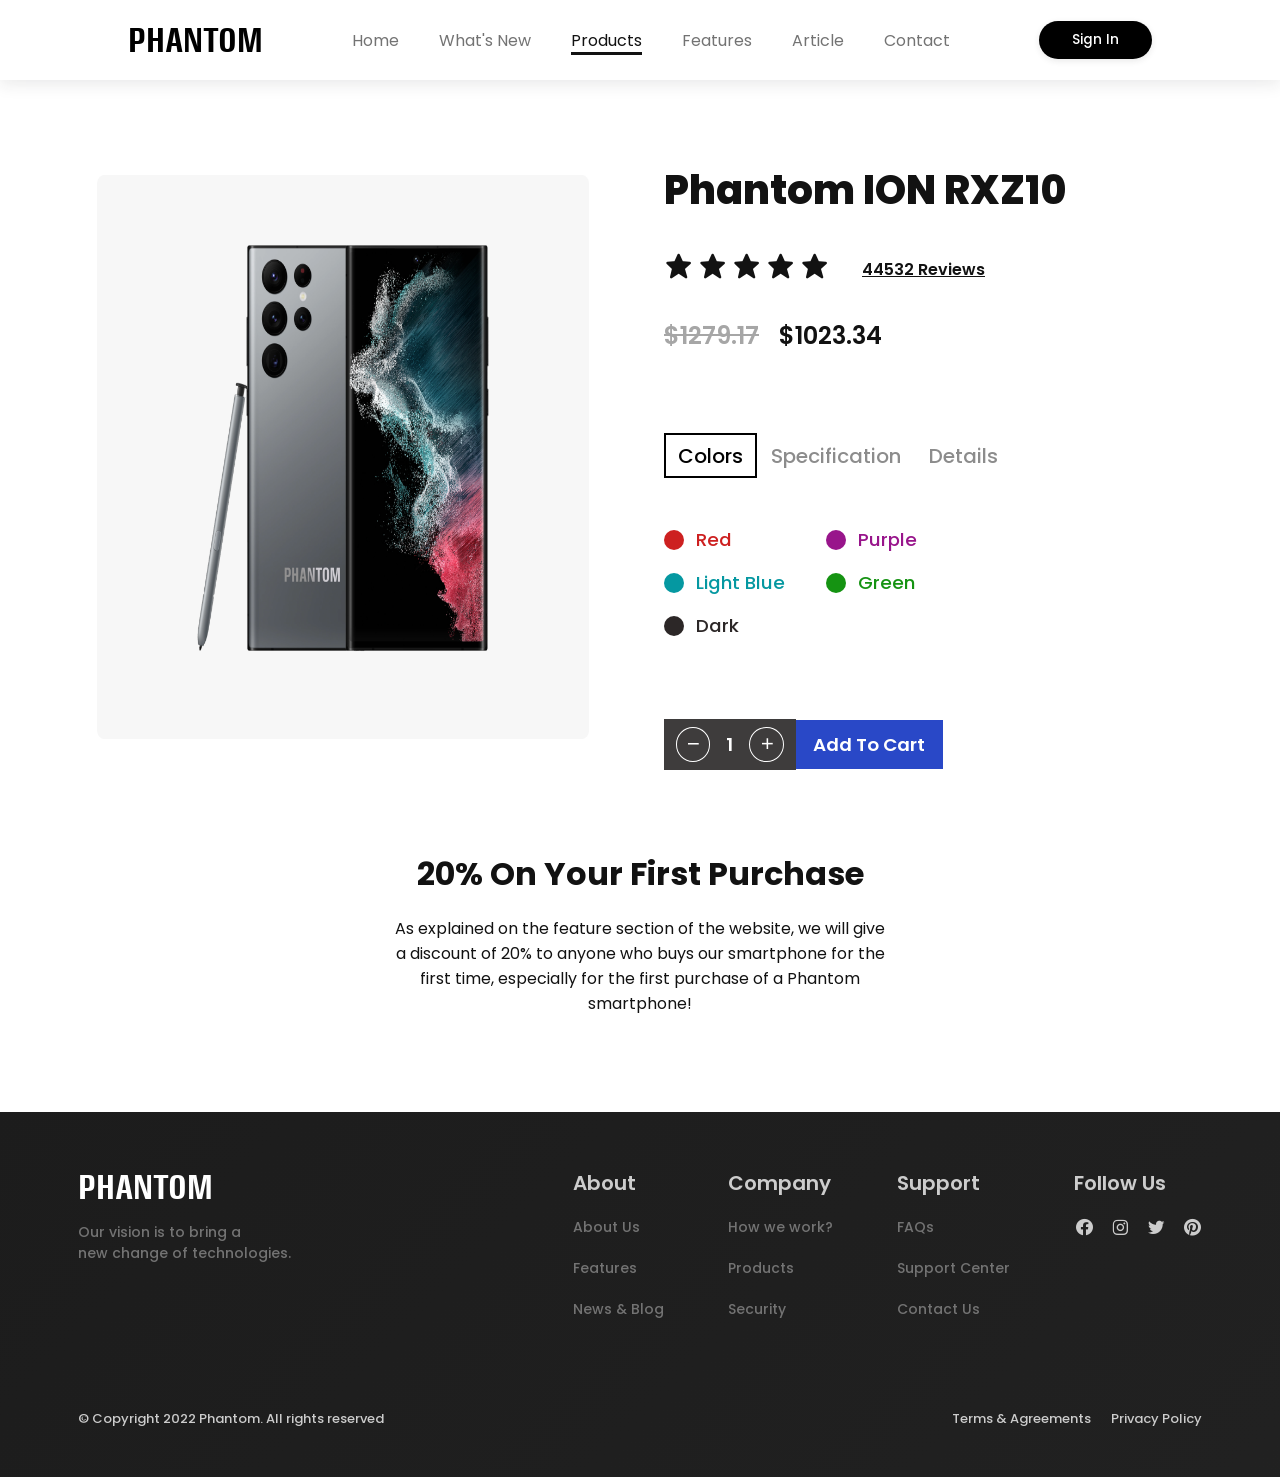
<file: Assets/pages/buy-pages/buy-1.html>
<!DOCTYPE html>
<html lang="en">
  <head>
    <meta charset="UTF-8" />
    <meta http-equiv="X-UA-Compatible" content="IE=edge" />
    <meta name="viewport" content="width=device-width, initial-scale=1.0" />
    <!-- ========== Favicon Image========== -->
    <link rel="shortcut icon" href="../../Images/favicon.png" type="image/x-icon" />
    <!-- ========== Box Icons CDN ========== -->
    <link href="https://unpkg.com/boxicons@2.1.2/css/boxicons.min.css" rel="stylesheet" />

    <!-- ========== Custom Styling ========== -->
    <link rel="stylesheet" href="../../Styles/index.css" />
    <title>Cart | Phantom Phone</title>
  </head>
  <body>
    <!-- ========== Header ========== -->
    <header class="header header-scrolled" id="header">
      <nav class="navbar">
        <i class="bx bx-menu toggle__menu" id="toggle-menu"></i>

        <a href="../../../index.html" class="navbar__logo"> PHANTOM </a>

        <div class="navbar__menu">
          <ul class="navbar__container">
            <li class="navbar__item">
              <a href="../../../index.html" class="navbar__link">
                <span>Home</span>
                <i class="bx bxs-home"></i>
              </a>
            </li>
            <li class="navbar__item">
              <a href="../../../index.html#about" class="navbar__link">
                <span>What's New</span>
                <i class="bx bxs-megaphone"></i>
              </a>
            </li>
            <li class="navbar__item">
              <a href="../../../index.html#products" class="navbar__link active-link">
                <span>Products</span>
                <i class="bx bxs-shopping-bag"></i>
              </a>
            </li>
            <li class="navbar__item">
              <a href="../../../index.html#features" class="navbar__link">
                <span>Features</span>
                <i class="bx bxs-devices"></i>
              </a>
            </li>
            <li class="navbar__item">
              <a href="../../../index.html#article" class="navbar__link">
                <span>Article</span>
                <i class="bx bxs-news"></i>
              </a>
            </li>
            <li class="navbar__item">
              <a href="../../../index.html#contact" class="navbar__link">
                <span>Contact</span>
                <i class="bx bxs-phone"></i>
              </a>
            </li>
          </ul>
        </div>

        <a href="../login-pages/login.html" class="button navbar__button">Sign In</a>
      </nav>
    </header>

    <!-- ========== Cart ========== -->
    <section class="cart section" id="cart">
      <div class="cart__container container grid">
        <div class="cart__images">
          <img src="../../Images/buy-1.png" alt="Cart Images" />
        </div>

        <div class="cart__content">
          <div class="cart__header">
            <h1 class="cart__header-title">Phantom ION RXZ10</h1>
            <div class="cart__header-reviews">
              <div class="cart__stars">
                <i class="bx bxs-star"></i>
                <i class="bx bxs-star"></i>
                <i class="bx bxs-star"></i>
                <i class="bx bxs-star"></i>
                <i class="bx bxs-star"></i>
              </div>
              <span class="cart__review-title"></span>
            </div>
            <div class="cart__prices">
              <h2 class="cart__prices-before" id="prices-before">$1279.17</h2>
              <h2 class="cart__prices-after" id="prices-after">$1023.34</h2>
            </div>
          </div>

          <div class="cart__options">
            <button class="cart__option-button active-option" id="color-button">Colors</button>
            <button class="cart__option-button" id="spec-button">Specification</button>
            <button class="cart__option-button" id="details-button">Details</button>
          </div>

          <div class="cart__color" id="cart-color">
            <span class="red">
              <span></span>
              Red
            </span>
            <span class="purple">
              <span></span>
              Purple
            </span>
            <span class="lightblue">
              <span></span>
              Light Blue
            </span>
            <span class="green">
              <span></span>
              Green
            </span>
            <span class="dark">
              <span></span>
              Dark
            </span>
          </div>

          <div class="cart__spec" id="cart-spec">
            <div>
              <h3 class="cart__spec-title">RAM :</h3>
              <div class="cart__spec-options">
                <div class="cart__spec-option active-spec">6</div>
                <div class="cart__spec-option">8</div>
                <div class="cart__spec-option">12</div>
                <div class="cart__spec-option">16</div>
              </div>
            </div>
            <div>
              <h3 class="cart__spec-title">Storage :</h3>
              <div class="cart__spec-options">
                <div class="cart__spec-option active-spec">64</div>
                <div class="cart__spec-option">128</div>
                <div class="cart__spec-option">256</div>
                <div class="cart__spec-option">512</div>
              </div>
            </div>
          </div>

          <div class="cart__details" id="cart-details">
            <p>Introducing Smartphone with the most powerfull camera and smooth screen</p>
          </div>

          <div class="cart__result">
            <h2></h2>
          </div>

          <div class="cart__add">
            <button class="cart__add-quantity">
              <i class="bx bx-minus" onclick="decreaseQuantity()"></i>
              <div id="display">1</div>
              <i class="bx bx-plus" onclick="increaseQuantity()"></i>
            </button>
            <button class="cart__add-button" onclick="cartResultText()">Add To Cart</button>
          </div>
        </div>
      </div>

      <div class="cart__description">
        <h1 class="cart__description-title">20% On Your First Purchase</h1>
        <p class="card__description-text">
          As explained on the feature section of the website, we will give a discount of 20% to anyone who buys our smartphone for the first time, especially for the first purchase of a Phantom smartphone!
        </p>
      </div>
    </section>

    <!--==================== Footer ====================-->
    <footer class="footer section">
      <div class="footer__container container grid">
        <div class="footer__text-container">
          <a href="#" class="footer__logo">PHANTOM</a>
          <p class="footer__description">
            Our vision is to bring a <br />
            new change of technologies.
          </p>
        </div>

        <div class="footer__content">
          <div>
            <h3 class="footer__title">About</h3>

            <ul class="footer__links">
              <li class="footer__item">
                <a href="#" class="footer__link">About Us</a>
              </li>
              <li class="footer__item">
                <a href="#" class="footer__link">Features</a>
              </li>
              <li class="footer__item">
                <a href="#" class="footer__link">News & Blog</a>
              </li>
            </ul>
          </div>

          <div>
            <h3 class="footer__title">Company</h3>

            <ul class="footer__links">
              <li class="footer__item">
                <a href="#" class="footer__link">How we work?</a>
              </li>
              <li class="footer__item">
                <a href="#" class="footer__link">Products</a>
              </li>
              <li class="footer__item">
                <a href="#" class="footer__link">Security</a>
              </li>
            </ul>
          </div>

          <div>
            <h3 class="footer__title">Support</h3>

            <ul class="footer__links">
              <li class="footer__item">
                <a href="#" class="footer__link">FAQs</a>
              </li>
              <li class="footer__item">
                <a href="#" class="footer__link">Support Center</a>
              </li>
              <li class="footer__item">
                <a href="#" class="footer__link">Contact Us</a>
              </li>
            </ul>
          </div>

          <div>
            <h3 class="footer__title">Follow Us</h3>

            <ul class="footer__socials">
              <li class="footer__item">
                <a href="https://www.facebook.com/" target="_blank" class="footer__social-link">
                  <i class="bx bxl-facebook-circle"></i>
                </a>
              </li>
              <li class="footer__item">
                <a href="https://www.instagram.com/" target="_blank" class="footer__social-link">
                  <i class="bx bxl-instagram"></i>
                </a>
              </li>
              <li class="footer__item">
                <a href="https://www.twitter.com/" target="_blank" class="footer__social-link">
                  <i class="bx bxl-twitter"></i>
                </a>
              </li>
              <li class="footer__item">
                <a href="https://www.pinterest.com/" target="_blank" class="footer__social-link">
                  <i class="bx bxl-pinterest"></i>
                </a>
              </li>
            </ul>
          </div>
        </div>
      </div>

      <div class="footer__info container">
        <span class="footer__copyright"> &copy; Copyright 2022 Phantom. All rights reserved </span>

        <div class="footer__privacy">
          <a href="#">Terms & Agreements</a>
          <a href="#">Privacy Policy</a>
        </div>
      </div>
    </footer>

    <script>
      /*=============== Declare DOM ===============*/
      const cartColor = document.getElementById("cart-color");
      const cartSpec = document.getElementById("cart-spec");
      const cartDetails = document.getElementById("cart-details");
      const colorButton = document.getElementById("color-button");
      const specButton = document.getElementById("spec-button");
      const detailsButton = document.getElementById("details-button");
      const plusButton = document.getElementById("plus");
      const minusButton = document.getElementById("minus");
      const displayQuantity = document.getElementById("display");
      const priceBeforeDisplay = document.getElementById("prices-before");
      const pricesAfterDisplay = document.getElementById("prices-after");
      const specOptions1 = document.querySelectorAll(".cart__spec-option-1");
      const specOptions2 = document.querySelectorAll(".cart__spec-option-2");
      const cartReview = document.querySelector(".cart__review-title");
      const cartResult = document.querySelector(".cart__result h2");

      /*=============== Declare Changeable Value ===============*/
      let quantityValue = 1;
      let priceBefore = 1279.17;
      let priceAfter = priceBefore - (priceBefore * 20) / 100;

      /*=============== Switching to Color Options ===============*/
      colorButton.addEventListener("click", () => {
        specButton.classList.remove("active-option");
        detailsButton.classList.remove("active-option");
        colorButton.classList.add("active-option");

        cartDetails.style.display = "none";
        cartSpec.style.display = "none";
        cartColor.style.display = "grid";
      });

      /*=============== Switching to Specifications Options ===============*/
      specButton.addEventListener("click", () => {
        colorButton.classList.remove("active-option");
        detailsButton.classList.remove("active-option");
        specButton.classList.add("active-option");

        cartDetails.style.display = "none";
        cartColor.style.display = "none";
        cartSpec.style.display = "flex";
      });

      /*=============== Switching to Specifications Options ===============*/
      detailsButton.addEventListener("click", () => {
        specButton.classList.remove("active-option");
        colorButton.classList.remove("active-option");
        detailsButton.classList.add("active-option");

        cartColor.style.display = "none";
        cartSpec.style.display = "none";
        cartDetails.style.display = "block";
      });

      /*=============== Increase Price and Amount ===============*/
      function increaseQuantity() {
        quantityValue++;

        displayQuantity.innerHTML = quantityValue;
        priceBeforeDisplay.innerHTML = "$" + (priceBefore * quantityValue).toFixed(2);
        pricesAfterDisplay.innerHTML = "$" + (priceAfter * quantityValue).toFixed(2);
      }

      /*=============== Decrease Price and Amount ===============*/
      function decreaseQuantity() {
        quantityValue === 0 ? quantityValue : quantityValue--;

        displayQuantity.innerHTML = quantityValue;
        priceBeforeDisplay.innerHTML = "$" + (priceBefore * quantityValue).toFixed(2);
        pricesAfterDisplay.innerHTML = "$" + (priceAfter * quantityValue).toFixed(2);
      }

      /*=============== Make Dummy Views ===============*/
      cartReview.innerHTML = Math.floor(Math.random() * 100000) + " Reviews";

      /*=============== Adding Result Text After Click "Add To Cart"===============*/
      function cartResultText() {
        if (quantityValue === 0) {
          cartResult.textContent = "lu olang mau serius beli? atau oe hantam lu punya lan chiao";
          cartResult.classList.remove("green");
          cartResult.classList.add("red");
          setTimeout(() => {
            cartResult.textContent = "";
          }, 3000);
        } else {
          cartResult.textContent = "Congratulations! Successed Adding Your Items Into Cart";
          cartResult.classList.remove("red");
          cartResult.classList.add("green");
          setTimeout(() => {
            cartResult.textContent = "";
          }, 3000);
        }
      }
    </script>
  </body>
</html>
</file>
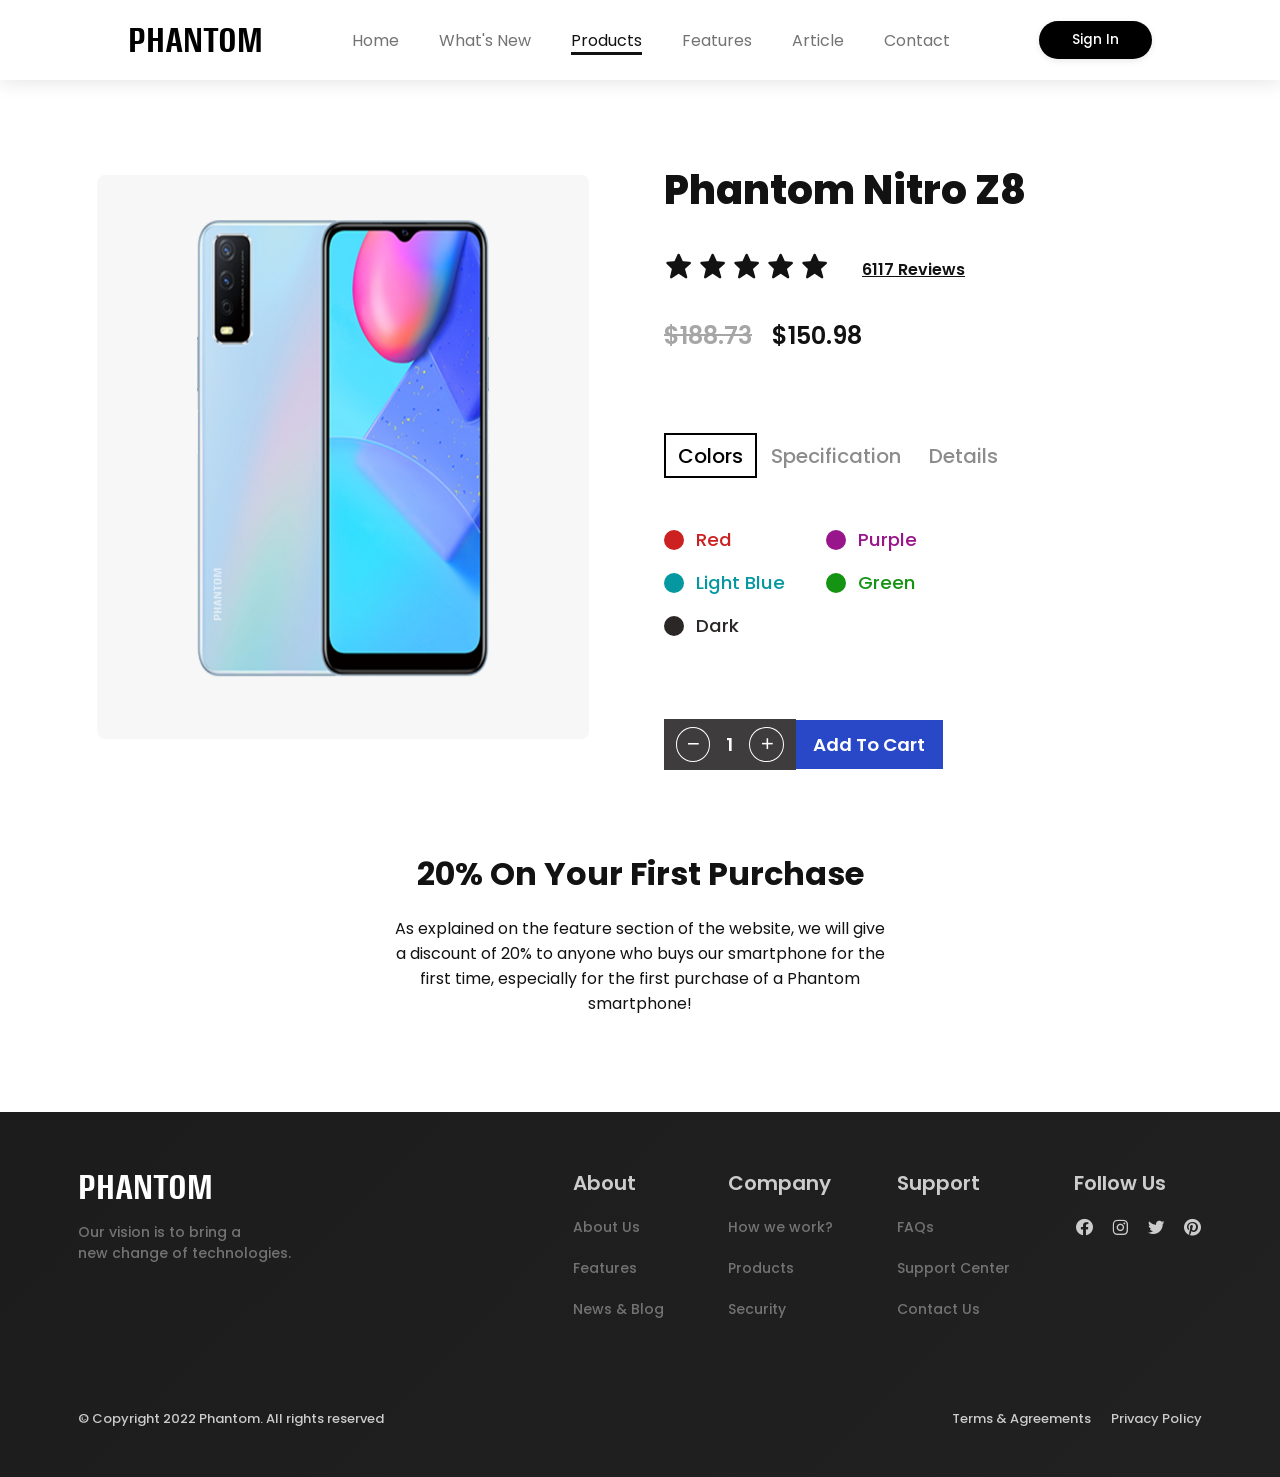
<file: Assets/pages/buy-pages/buy-10.html>
<!DOCTYPE html>
<html lang="en">
  <head>
    <meta charset="UTF-8" />
    <meta http-equiv="X-UA-Compatible" content="IE=edge" />
    <meta name="viewport" content="width=device-width, initial-scale=1.0" />
    <!-- ========== Favicon Image========== -->
    <link rel="shortcut icon" href="../../Images/favicon.png" type="image/x-icon" />
    <!-- ========== Box Icons CDN ========== -->
    <link href="https://unpkg.com/boxicons@2.1.2/css/boxicons.min.css" rel="stylesheet" />

    <!-- ========== Custom Styling ========== -->
    <link rel="stylesheet" href="../../Styles/index.css" />
    <title>Cart | Phantom Phone</title>
  </head>
  <body>
    <!-- ========== Header ========== -->
    <header class="header header-scrolled" id="header">
      <nav class="navbar">
        <i class="bx bx-menu toggle__menu" id="toggle-menu"></i>

        <a href="../../../index.html" class="navbar__logo"> PHANTOM </a>

        <div class="navbar__menu">
          <ul class="navbar__container">
            <li class="navbar__item">
              <a href="../../../index.html" class="navbar__link">
                <span>Home</span>
                <i class="bx bxs-home"></i>
              </a>
            </li>
            <li class="navbar__item">
              <a href="../../../index.html#about" class="navbar__link">
                <span>What's New</span>
                <i class="bx bxs-megaphone"></i>
              </a>
            </li>
            <li class="navbar__item">
              <a href="../../../index.html#products" class="navbar__link active-link">
                <span>Products</span>
                <i class="bx bxs-shopping-bag"></i>
              </a>
            </li>
            <li class="navbar__item">
              <a href="../../../index.html#features" class="navbar__link">
                <span>Features</span>
                <i class="bx bxs-devices"></i>
              </a>
            </li>
            <li class="navbar__item">
              <a href="../../../index.html#article" class="navbar__link">
                <span>Article</span>
                <i class="bx bxs-news"></i>
              </a>
            </li>
            <li class="navbar__item">
              <a href="../../../index.html#contact" class="navbar__link">
                <span>Contact</span>
                <i class="bx bxs-phone"></i>
              </a>
            </li>
          </ul>
        </div>

        <a href="../login-pages/login.html" class="button navbar__button">Sign In</a>
      </nav>
    </header>

    <!-- ========== Cart ========== -->
    <section class="cart section" id="cart">
      <div class="cart__container container grid">
        <div class="cart__images">
          <img src="../../Images/buy-10.png" alt="Cart Images" />
        </div>

        <div class="cart__content">
          <div class="cart__header">
            <h1 class="cart__header-title">Phantom Nitro Z8</h1>
            <div class="cart__header-reviews">
              <div class="cart__stars">
                <i class="bx bxs-star"></i>
                <i class="bx bxs-star"></i>
                <i class="bx bxs-star"></i>
                <i class="bx bxs-star"></i>
                <i class="bx bxs-star"></i>
              </div>
              <span class="cart__review-title"></span>
            </div>
            <div class="cart__prices">
              <h2 class="cart__prices-before" id="prices-before">$188.73</h2>
              <h2 class="cart__prices-after" id="prices-after">$150.98</h2>
            </div>
          </div>

          <div class="cart__options">
            <button class="cart__option-button active-option" id="color-button">Colors</button>
            <button class="cart__option-button" id="spec-button">Specification</button>
            <button class="cart__option-button" id="details-button">Details</button>
          </div>

          <div class="cart__color" id="cart-color">
            <span class="red">
              <span></span>
              Red
            </span>
            <span class="purple">
              <span></span>
              Purple
            </span>
            <span class="lightblue">
              <span></span>
              Light Blue
            </span>
            <span class="green">
              <span></span>
              Green
            </span>
            <span class="dark">
              <span></span>
              Dark
            </span>
          </div>

          <div class="cart__spec" id="cart-spec">
            <div>
              <h3 class="cart__spec-title">RAM :</h3>
              <div class="cart__spec-options">
                <div class="cart__spec-option active-spec">6</div>
                <div class="cart__spec-option">8</div>
                <div class="cart__spec-option">12</div>
                <div class="cart__spec-option">16</div>
              </div>
            </div>
            <div>
              <h3 class="cart__spec-title">Storage :</h3>
              <div class="cart__spec-options">
                <div class="cart__spec-option active-spec">64</div>
                <div class="cart__spec-option">128</div>
                <div class="cart__spec-option">256</div>
                <div class="cart__spec-option">512</div>
              </div>
            </div>
          </div>

          <div class="cart__details" id="cart-details">
            <p>Introducing Smartphone with the most smooth camera and great result of photos</p>
          </div>

          <div class="cart__result">
            <h2></h2>
          </div>

          <div class="cart__add">
            <button class="cart__add-quantity">
              <i class="bx bx-minus" onclick="decreaseQuantity()"></i>
              <div id="display">1</div>
              <i class="bx bx-plus" onclick="increaseQuantity()"></i>
            </button>
            <button class="cart__add-button" onclick="cartResultText()">Add To Cart</button>
          </div>
        </div>
      </div>

      <div class="cart__description">
        <h1 class="cart__description-title">20% On Your First Purchase</h1>
        <p class="card__description-text">
          As explained on the feature section of the website, we will give a discount of 20% to anyone who buys our smartphone for the first time, especially for the first purchase of a Phantom smartphone!
        </p>
      </div>
    </section>

    <!--==================== Footer ====================-->
    <footer class="footer section">
      <div class="footer__container container grid">
        <div class="footer__text-container">
          <a href="#" class="footer__logo">PHANTOM</a>
          <p class="footer__description">
            Our vision is to bring a <br />
            new change of technologies.
          </p>
        </div>

        <div class="footer__content">
          <div>
            <h3 class="footer__title">About</h3>

            <ul class="footer__links">
              <li class="footer__item">
                <a href="#" class="footer__link">About Us</a>
              </li>
              <li class="footer__item">
                <a href="#" class="footer__link">Features</a>
              </li>
              <li class="footer__item">
                <a href="#" class="footer__link">News & Blog</a>
              </li>
            </ul>
          </div>

          <div>
            <h3 class="footer__title">Company</h3>

            <ul class="footer__links">
              <li class="footer__item">
                <a href="#" class="footer__link">How we work?</a>
              </li>
              <li class="footer__item">
                <a href="#" class="footer__link">Products</a>
              </li>
              <li class="footer__item">
                <a href="#" class="footer__link">Security</a>
              </li>
            </ul>
          </div>

          <div>
            <h3 class="footer__title">Support</h3>

            <ul class="footer__links">
              <li class="footer__item">
                <a href="#" class="footer__link">FAQs</a>
              </li>
              <li class="footer__item">
                <a href="#" class="footer__link">Support Center</a>
              </li>
              <li class="footer__item">
                <a href="#" class="footer__link">Contact Us</a>
              </li>
            </ul>
          </div>

          <div>
            <h3 class="footer__title">Follow Us</h3>

            <ul class="footer__socials">
              <li class="footer__item">
                <a href="https://www.facebook.com/" target="_blank" class="footer__social-link">
                  <i class="bx bxl-facebook-circle"></i>
                </a>
              </li>
              <li class="footer__item">
                <a href="https://www.instagram.com/" target="_blank" class="footer__social-link">
                  <i class="bx bxl-instagram"></i>
                </a>
              </li>
              <li class="footer__item">
                <a href="https://www.twitter.com/" target="_blank" class="footer__social-link">
                  <i class="bx bxl-twitter"></i>
                </a>
              </li>
              <li class="footer__item">
                <a href="https://www.pinterest.com/" target="_blank" class="footer__social-link">
                  <i class="bx bxl-pinterest"></i>
                </a>
              </li>
            </ul>
          </div>
        </div>
      </div>

      <div class="footer__info container">
        <span class="footer__copyright"> &copy; Copyright 2022 Phantom. All rights reserved </span>

        <div class="footer__privacy">
          <a href="#">Terms & Agreements</a>
          <a href="#">Privacy Policy</a>
        </div>
      </div>
    </footer>

    <script>
      /*=============== Declare DOM ===============*/
      const cartColor = document.getElementById("cart-color");
      const cartSpec = document.getElementById("cart-spec");
      const cartDetails = document.getElementById("cart-details");
      const colorButton = document.getElementById("color-button");
      const specButton = document.getElementById("spec-button");
      const detailsButton = document.getElementById("details-button");
      const plusButton = document.getElementById("plus");
      const minusButton = document.getElementById("minus");
      const displayQuantity = document.getElementById("display");
      const priceBeforeDisplay = document.getElementById("prices-before");
      const pricesAfterDisplay = document.getElementById("prices-after");
      const specOptions1 = document.querySelectorAll(".cart__spec-option-1");
      const specOptions2 = document.querySelectorAll(".cart__spec-option-2");
      const cartReview = document.querySelector(".cart__review-title");
      const cartResult = document.querySelector(".cart__result h2");

      /*=============== Declare Changeable Value ===============*/
      let quantityValue = 1;
      let priceBefore = 188.73;
      let priceAfter = priceBefore - (priceBefore * 20) / 100;

      /*=============== Switching to Color Options ===============*/
      colorButton.addEventListener("click", () => {
        specButton.classList.remove("active-option");
        detailsButton.classList.remove("active-option");
        colorButton.classList.add("active-option");

        cartDetails.style.display = "none";
        cartSpec.style.display = "none";
        cartColor.style.display = "grid";
      });

      /*=============== Switching to Specifications Options ===============*/
      specButton.addEventListener("click", () => {
        colorButton.classList.remove("active-option");
        detailsButton.classList.remove("active-option");
        specButton.classList.add("active-option");

        cartDetails.style.display = "none";
        cartColor.style.display = "none";
        cartSpec.style.display = "flex";
      });

      /*=============== Switching to Specifications Options ===============*/
      detailsButton.addEventListener("click", () => {
        specButton.classList.remove("active-option");
        colorButton.classList.remove("active-option");
        detailsButton.classList.add("active-option");

        cartColor.style.display = "none";
        cartSpec.style.display = "none";
        cartDetails.style.display = "block";
      });

      /*=============== Increase Price and Amount ===============*/
      function increaseQuantity() {
        quantityValue++;

        displayQuantity.innerHTML = quantityValue;
        priceBeforeDisplay.innerHTML = "$" + (priceBefore * quantityValue).toFixed(2);
        pricesAfterDisplay.innerHTML = "$" + (priceAfter * quantityValue).toFixed(2);
      }

      /*=============== Decrease Price and Amount ===============*/
      function decreaseQuantity() {
        quantityValue === 0 ? quantityValue : quantityValue--;

        displayQuantity.innerHTML = quantityValue;
        priceBeforeDisplay.innerHTML = "$" + (priceBefore * quantityValue).toFixed(2);
        pricesAfterDisplay.innerHTML = "$" + (priceAfter * quantityValue).toFixed(2);
      }

      /*=============== Make Dummy Views ===============*/
      cartReview.innerHTML = Math.floor(Math.random() * 100000) + " Reviews";

      /*=============== Adding Result Text After Click "Add To Cart"===============*/
      function cartResultText() {
        if (quantityValue === 0) {
          cartResult.textContent = "lu olang mau serius beli? atau oe hantam lu punya lan chiao";
          cartResult.classList.remove("green");
          cartResult.classList.add("red");
          setTimeout(() => {
            cartResult.textContent = "";
          }, 3000);
        } else {
          cartResult.textContent = "Congratulations! Successed Adding Your Items Into Cart";
          cartResult.classList.remove("red");
          cartResult.classList.add("green");
          setTimeout(() => {
            cartResult.textContent = "";
          }, 3000);
        }
      }
    </script>
  </body>
</html>
</file>
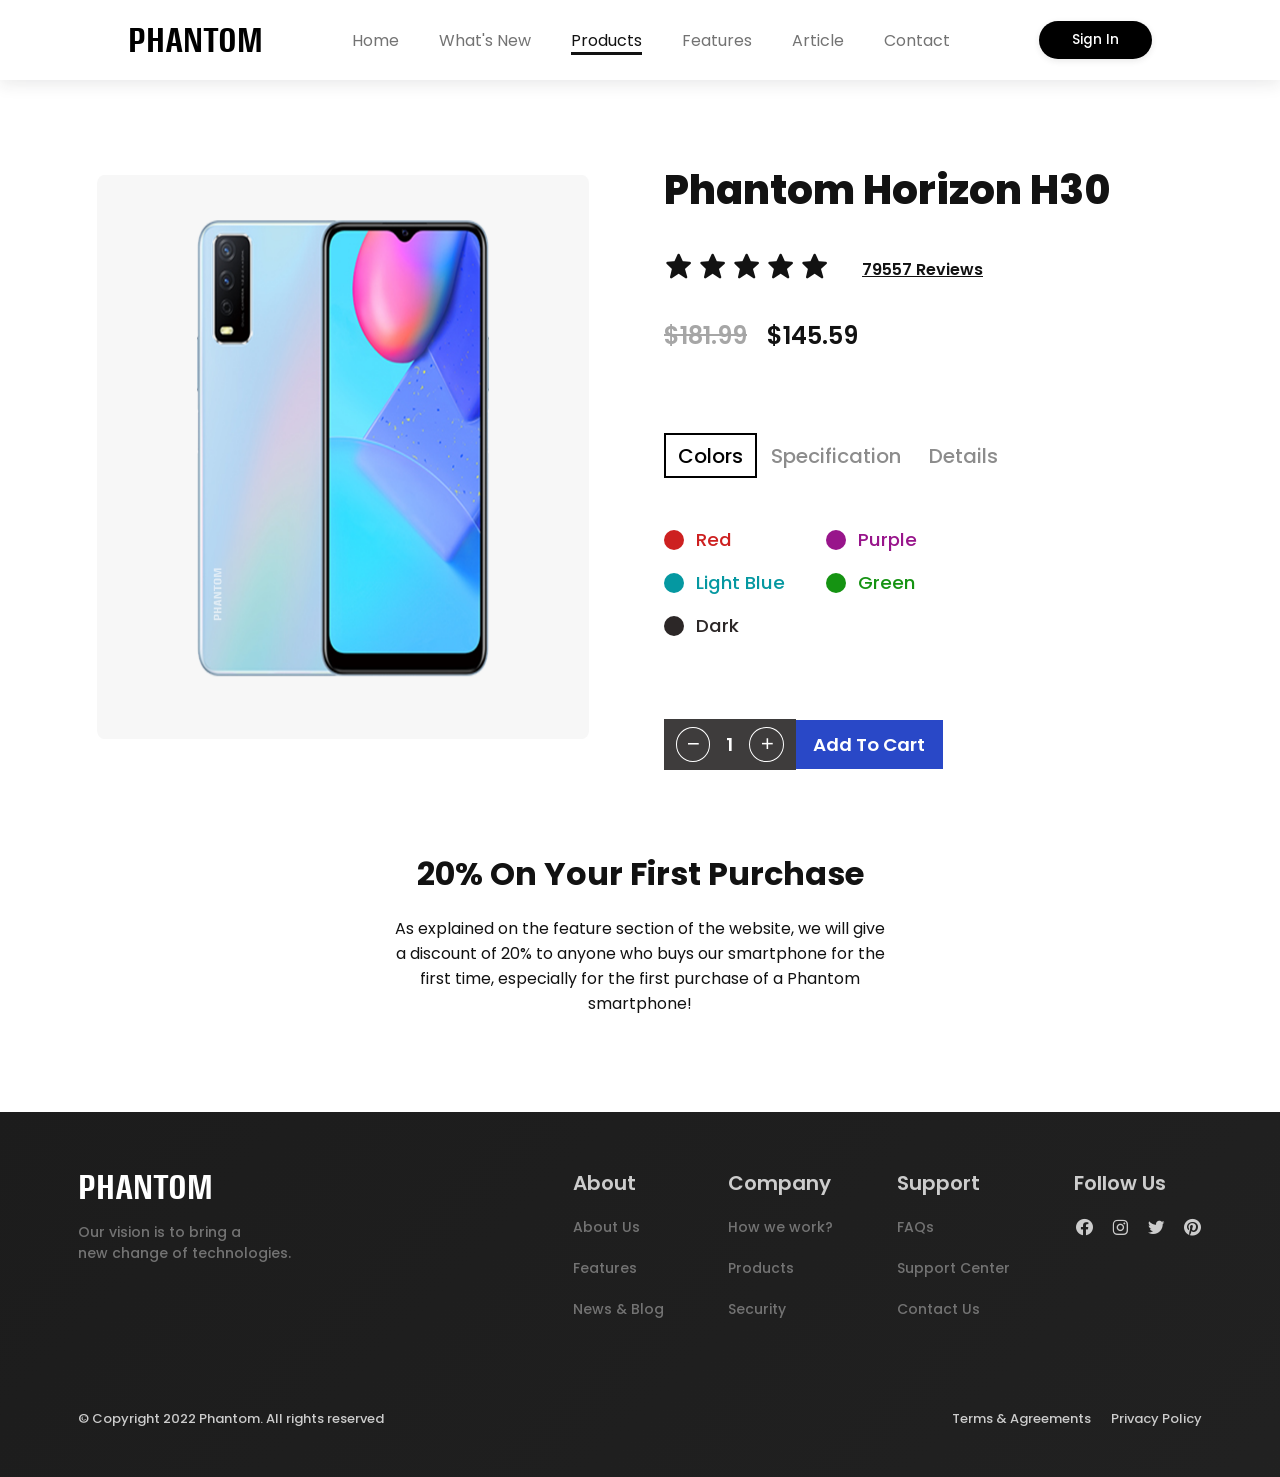
<file: Assets/pages/buy-pages/buy-11.html>
<!DOCTYPE html>
<html lang="en">
  <head>
    <meta charset="UTF-8" />
    <meta http-equiv="X-UA-Compatible" content="IE=edge" />
    <meta name="viewport" content="width=device-width, initial-scale=1.0" />
    <!-- ========== Favicon Image========== -->
    <link rel="shortcut icon" href="../../Images/favicon.png" type="image/x-icon" />
    <!-- ========== Box Icons CDN ========== -->
    <link href="https://unpkg.com/boxicons@2.1.2/css/boxicons.min.css" rel="stylesheet" />

    <!-- ========== Custom Styling ========== -->
    <link rel="stylesheet" href="../../Styles/index.css" />
    <title>Cart | Phantom Phone</title>
  </head>
  <body>
    <!-- ========== Header ========== -->
    <header class="header header-scrolled" id="header">
      <nav class="navbar">
        <i class="bx bx-menu toggle__menu" id="toggle-menu"></i>

        <a href="../../../index.html" class="navbar__logo"> PHANTOM </a>

        <div class="navbar__menu">
          <ul class="navbar__container">
            <li class="navbar__item">
              <a href="../../../index.html" class="navbar__link">
                <span>Home</span>
                <i class="bx bxs-home"></i>
              </a>
            </li>
            <li class="navbar__item">
              <a href="../../../index.html#about" class="navbar__link">
                <span>What's New</span>
                <i class="bx bxs-megaphone"></i>
              </a>
            </li>
            <li class="navbar__item">
              <a href="../../../index.html#products" class="navbar__link active-link">
                <span>Products</span>
                <i class="bx bxs-shopping-bag"></i>
              </a>
            </li>
            <li class="navbar__item">
              <a href="../../../index.html#features" class="navbar__link">
                <span>Features</span>
                <i class="bx bxs-devices"></i>
              </a>
            </li>
            <li class="navbar__item">
              <a href="../../../index.html#article" class="navbar__link">
                <span>Article</span>
                <i class="bx bxs-news"></i>
              </a>
            </li>
            <li class="navbar__item">
              <a href="../../../index.html#contact" class="navbar__link">
                <span>Contact</span>
                <i class="bx bxs-phone"></i>
              </a>
            </li>
          </ul>
        </div>

        <a href="../login-pages/login.html" class="button navbar__button">Sign In</a>
      </nav>
    </header>

    <!-- ========== Cart ========== -->
    <section class="cart section" id="cart">
      <div class="cart__container container grid">
        <div class="cart__images">
          <img src="../../Images/buy-10.png" alt="Cart Images" />
        </div>

        <div class="cart__content">
          <div class="cart__header">
            <h1 class="cart__header-title">Phantom Horizon H30</h1>
            <div class="cart__header-reviews">
              <div class="cart__stars">
                <i class="bx bxs-star"></i>
                <i class="bx bxs-star"></i>
                <i class="bx bxs-star"></i>
                <i class="bx bxs-star"></i>
                <i class="bx bxs-star"></i>
              </div>
              <span class="cart__review-title"></span>
            </div>
            <div class="cart__prices">
              <h2 class="cart__prices-before" id="prices-before">$181.99</h2>
              <h2 class="cart__prices-after" id="prices-after">$145.59</h2>
            </div>
          </div>

          <div class="cart__options">
            <button class="cart__option-button active-option" id="color-button">Colors</button>
            <button class="cart__option-button" id="spec-button">Specification</button>
            <button class="cart__option-button" id="details-button">Details</button>
          </div>

          <div class="cart__color" id="cart-color">
            <span class="red">
              <span></span>
              Red
            </span>
            <span class="purple">
              <span></span>
              Purple
            </span>
            <span class="lightblue">
              <span></span>
              Light Blue
            </span>
            <span class="green">
              <span></span>
              Green
            </span>
            <span class="dark">
              <span></span>
              Dark
            </span>
          </div>

          <div class="cart__spec" id="cart-spec">
            <div>
              <h3 class="cart__spec-title">RAM :</h3>
              <div class="cart__spec-options">
                <div class="cart__spec-option active-spec">6</div>
                <div class="cart__spec-option">8</div>
                <div class="cart__spec-option">12</div>
                <div class="cart__spec-option">16</div>
              </div>
            </div>
            <div>
              <h3 class="cart__spec-title">Storage :</h3>
              <div class="cart__spec-options">
                <div class="cart__spec-option active-spec">64</div>
                <div class="cart__spec-option">128</div>
                <div class="cart__spec-option">256</div>
                <div class="cart__spec-option">512</div>
              </div>
            </div>
          </div>

          <div class="cart__details" id="cart-details">
            <p>Gaming Smartphones with high specifications for gaming needed with affordable prices</p>
          </div>

          <div class="cart__result">
            <h2></h2>
          </div>

          <div class="cart__add">
            <button class="cart__add-quantity">
              <i class="bx bx-minus" onclick="decreaseQuantity()"></i>
              <div id="display">1</div>
              <i class="bx bx-plus" onclick="increaseQuantity()"></i>
            </button>
            <button class="cart__add-button" onclick="cartResultText()">Add To Cart</button>
          </div>
        </div>
      </div>

      <div class="cart__description">
        <h1 class="cart__description-title">20% On Your First Purchase</h1>
        <p class="card__description-text">
          As explained on the feature section of the website, we will give a discount of 20% to anyone who buys our smartphone for the first time, especially for the first purchase of a Phantom smartphone!
        </p>
      </div>
    </section>

    <!--==================== Footer ====================-->
    <footer class="footer section">
      <div class="footer__container container grid">
        <div class="footer__text-container">
          <a href="#" class="footer__logo">PHANTOM</a>
          <p class="footer__description">
            Our vision is to bring a <br />
            new change of technologies.
          </p>
        </div>

        <div class="footer__content">
          <div>
            <h3 class="footer__title">About</h3>

            <ul class="footer__links">
              <li class="footer__item">
                <a href="#" class="footer__link">About Us</a>
              </li>
              <li class="footer__item">
                <a href="#" class="footer__link">Features</a>
              </li>
              <li class="footer__item">
                <a href="#" class="footer__link">News & Blog</a>
              </li>
            </ul>
          </div>

          <div>
            <h3 class="footer__title">Company</h3>

            <ul class="footer__links">
              <li class="footer__item">
                <a href="#" class="footer__link">How we work?</a>
              </li>
              <li class="footer__item">
                <a href="#" class="footer__link">Products</a>
              </li>
              <li class="footer__item">
                <a href="#" class="footer__link">Security</a>
              </li>
            </ul>
          </div>

          <div>
            <h3 class="footer__title">Support</h3>

            <ul class="footer__links">
              <li class="footer__item">
                <a href="#" class="footer__link">FAQs</a>
              </li>
              <li class="footer__item">
                <a href="#" class="footer__link">Support Center</a>
              </li>
              <li class="footer__item">
                <a href="#" class="footer__link">Contact Us</a>
              </li>
            </ul>
          </div>

          <div>
            <h3 class="footer__title">Follow Us</h3>

            <ul class="footer__socials">
              <li class="footer__item">
                <a href="https://www.facebook.com/" target="_blank" class="footer__social-link">
                  <i class="bx bxl-facebook-circle"></i>
                </a>
              </li>
              <li class="footer__item">
                <a href="https://www.instagram.com/" target="_blank" class="footer__social-link">
                  <i class="bx bxl-instagram"></i>
                </a>
              </li>
              <li class="footer__item">
                <a href="https://www.twitter.com/" target="_blank" class="footer__social-link">
                  <i class="bx bxl-twitter"></i>
                </a>
              </li>
              <li class="footer__item">
                <a href="https://www.pinterest.com/" target="_blank" class="footer__social-link">
                  <i class="bx bxl-pinterest"></i>
                </a>
              </li>
            </ul>
          </div>
        </div>
      </div>

      <div class="footer__info container">
        <span class="footer__copyright"> &copy; Copyright 2022 Phantom. All rights reserved </span>

        <div class="footer__privacy">
          <a href="#">Terms & Agreements</a>
          <a href="#">Privacy Policy</a>
        </div>
      </div>
    </footer>

    <script>
      /*=============== Declare DOM ===============*/
      const cartColor = document.getElementById("cart-color");
      const cartSpec = document.getElementById("cart-spec");
      const cartDetails = document.getElementById("cart-details");
      const colorButton = document.getElementById("color-button");
      const specButton = document.getElementById("spec-button");
      const detailsButton = document.getElementById("details-button");
      const plusButton = document.getElementById("plus");
      const minusButton = document.getElementById("minus");
      const displayQuantity = document.getElementById("display");
      const priceBeforeDisplay = document.getElementById("prices-before");
      const pricesAfterDisplay = document.getElementById("prices-after");
      const specOptions1 = document.querySelectorAll(".cart__spec-option-1");
      const specOptions2 = document.querySelectorAll(".cart__spec-option-2");
      const cartReview = document.querySelector(".cart__review-title");
      const cartResult = document.querySelector(".cart__result h2");

      /*=============== Declare Changeable Value ===============*/
      let quantityValue = 1;
      let priceBefore = 181.99;
      let priceAfter = priceBefore - (priceBefore * 20) / 100;

      /*=============== Switching to Color Options ===============*/
      colorButton.addEventListener("click", () => {
        specButton.classList.remove("active-option");
        detailsButton.classList.remove("active-option");
        colorButton.classList.add("active-option");

        cartDetails.style.display = "none";
        cartSpec.style.display = "none";
        cartColor.style.display = "grid";
      });

      /*=============== Switching to Specifications Options ===============*/
      specButton.addEventListener("click", () => {
        colorButton.classList.remove("active-option");
        detailsButton.classList.remove("active-option");
        specButton.classList.add("active-option");

        cartDetails.style.display = "none";
        cartColor.style.display = "none";
        cartSpec.style.display = "flex";
      });

      /*=============== Switching to Specifications Options ===============*/
      detailsButton.addEventListener("click", () => {
        specButton.classList.remove("active-option");
        colorButton.classList.remove("active-option");
        detailsButton.classList.add("active-option");

        cartColor.style.display = "none";
        cartSpec.style.display = "none";
        cartDetails.style.display = "block";
      });

      /*=============== Increase Price and Amount ===============*/
      function increaseQuantity() {
        quantityValue++;

        displayQuantity.innerHTML = quantityValue;
        priceBeforeDisplay.innerHTML = "$" + (priceBefore * quantityValue).toFixed(2);
        pricesAfterDisplay.innerHTML = "$" + (priceAfter * quantityValue).toFixed(2);
      }

      /*=============== Decrease Price and Amount ===============*/
      function decreaseQuantity() {
        quantityValue === 0 ? quantityValue : quantityValue--;

        displayQuantity.innerHTML = quantityValue;
        priceBeforeDisplay.innerHTML = "$" + (priceBefore * quantityValue).toFixed(2);
        pricesAfterDisplay.innerHTML = "$" + (priceAfter * quantityValue).toFixed(2);
      }

      /*=============== Make Dummy Views ===============*/
      cartReview.innerHTML = Math.floor(Math.random() * 100000) + " Reviews";

      /*=============== Adding Result Text After Click "Add To Cart"===============*/
      function cartResultText() {
        if (quantityValue === 0) {
          cartResult.textContent = "lu olang mau serius beli? atau oe hantam lu punya lan chiao";
          cartResult.classList.remove("green");
          cartResult.classList.add("red");
          setTimeout(() => {
            cartResult.textContent = "";
          }, 3000);
        } else {
          cartResult.textContent = "Congratulations! Successed Adding Your Items Into Cart";
          cartResult.classList.remove("red");
          cartResult.classList.add("green");
          setTimeout(() => {
            cartResult.textContent = "";
          }, 3000);
        }
      }
    </script>
  </body>
</html>
</file>
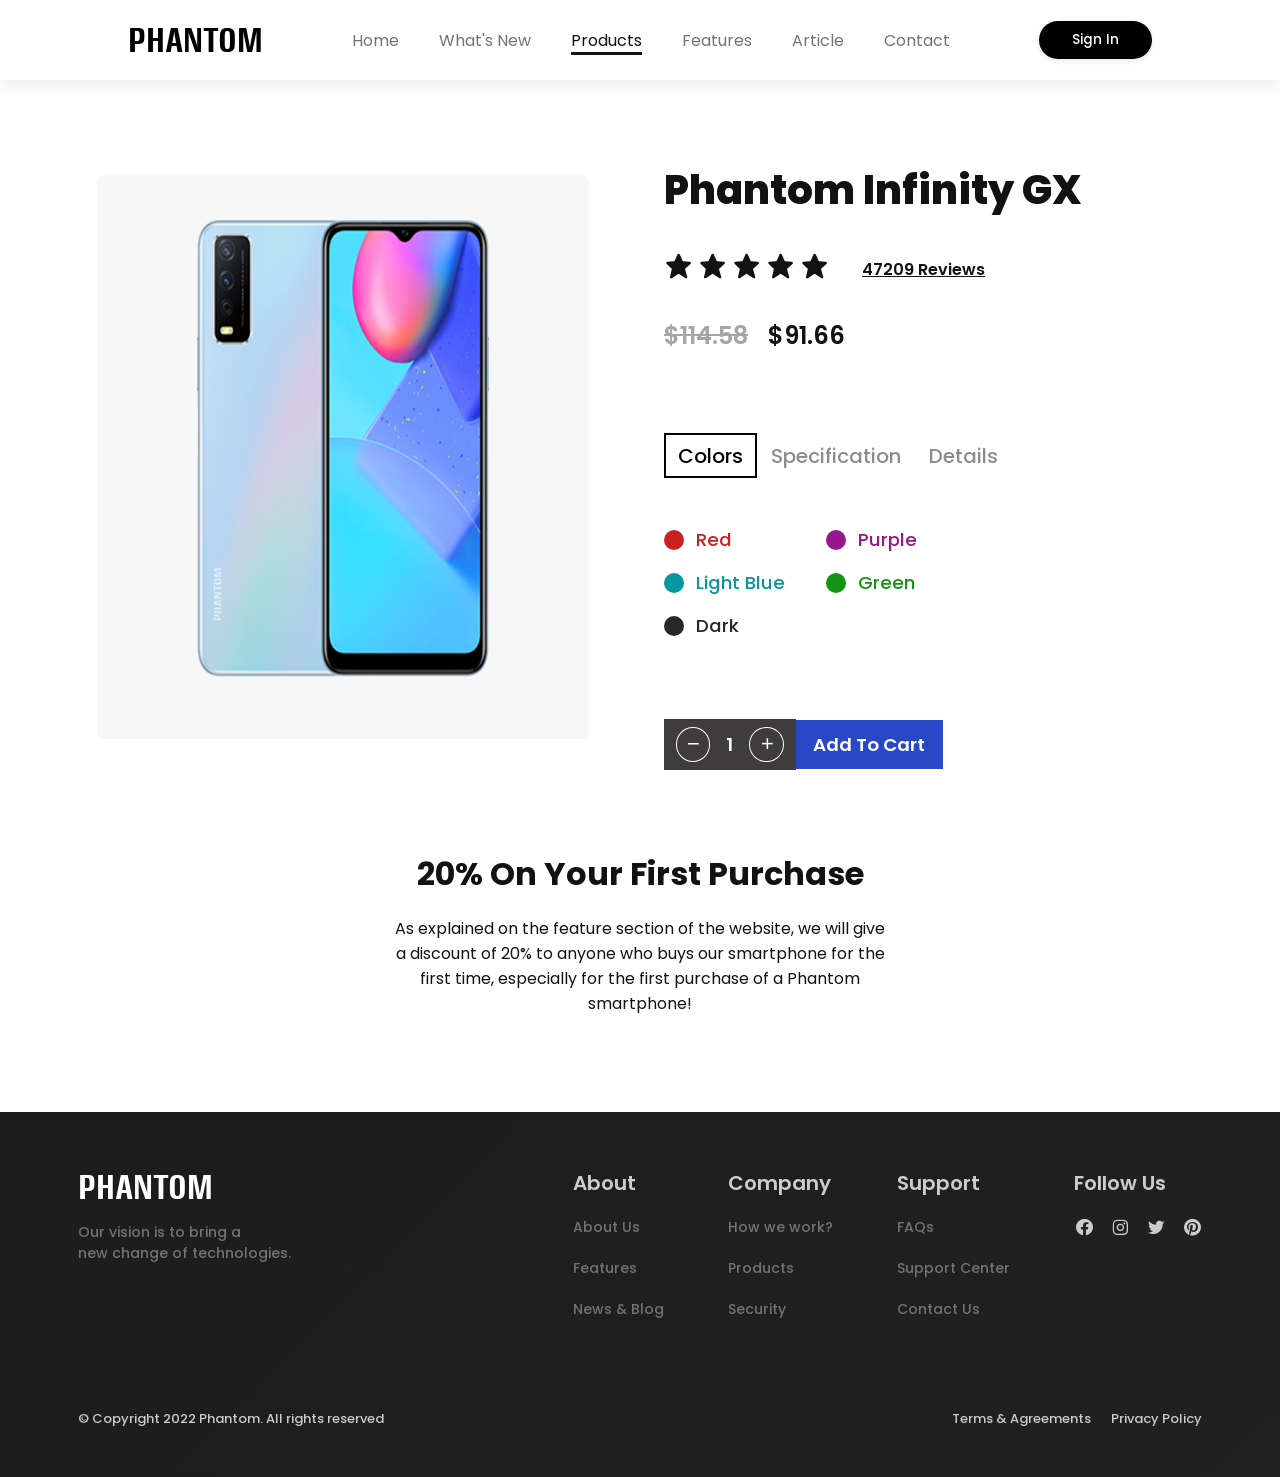
<file: Assets/pages/buy-pages/buy-12.html>
<!DOCTYPE html>
<html lang="en">
  <head>
    <meta charset="UTF-8" />
    <meta http-equiv="X-UA-Compatible" content="IE=edge" />
    <meta name="viewport" content="width=device-width, initial-scale=1.0" />
    <!-- ========== Favicon Image========== -->
    <link rel="shortcut icon" href="../../Images/favicon.png" type="image/x-icon" />
    <!-- ========== Box Icons CDN ========== -->
    <link href="https://unpkg.com/boxicons@2.1.2/css/boxicons.min.css" rel="stylesheet" />

    <!-- ========== Custom Styling ========== -->
    <link rel="stylesheet" href="../../Styles/index.css" />
    <title>Cart | Phantom Phone</title>
  </head>
  <body>
    <!-- ========== Header ========== -->
    <header class="header header-scrolled" id="header">
      <nav class="navbar">
        <i class="bx bx-menu toggle__menu" id="toggle-menu"></i>

        <a href="../../../index.html" class="navbar__logo"> PHANTOM </a>

        <div class="navbar__menu">
          <ul class="navbar__container">
            <li class="navbar__item">
              <a href="../../../index.html" class="navbar__link">
                <span>Home</span>
                <i class="bx bxs-home"></i>
              </a>
            </li>
            <li class="navbar__item">
              <a href="../../../index.html#about" class="navbar__link">
                <span>What's New</span>
                <i class="bx bxs-megaphone"></i>
              </a>
            </li>
            <li class="navbar__item">
              <a href="../../../index.html#products" class="navbar__link active-link">
                <span>Products</span>
                <i class="bx bxs-shopping-bag"></i>
              </a>
            </li>
            <li class="navbar__item">
              <a href="../../../index.html#features" class="navbar__link">
                <span>Features</span>
                <i class="bx bxs-devices"></i>
              </a>
            </li>
            <li class="navbar__item">
              <a href="../../../index.html#article" class="navbar__link">
                <span>Article</span>
                <i class="bx bxs-news"></i>
              </a>
            </li>
            <li class="navbar__item">
              <a href="../../../index.html#contact" class="navbar__link">
                <span>Contact</span>
                <i class="bx bxs-phone"></i>
              </a>
            </li>
          </ul>
        </div>

        <a href="../login-pages/login.html" class="button navbar__button">Sign In</a>
      </nav>
    </header>

    <!-- ========== Cart ========== -->
    <section class="cart section" id="cart">
      <div class="cart__container container grid">
        <div class="cart__images">
          <img src="../../Images/buy-10.png" alt="Cart Images" />
        </div>

        <div class="cart__content">
          <div class="cart__header">
            <h1 class="cart__header-title">Phantom Infinity GX</h1>
            <div class="cart__header-reviews">
              <div class="cart__stars">
                <i class="bx bxs-star"></i>
                <i class="bx bxs-star"></i>
                <i class="bx bxs-star"></i>
                <i class="bx bxs-star"></i>
                <i class="bx bxs-star"></i>
              </div>
              <span class="cart__review-title"></span>
            </div>
            <div class="cart__prices">
              <h2 class="cart__prices-before" id="prices-before">$114.58</h2>
              <h2 class="cart__prices-after" id="prices-after">$91.66</h2>
            </div>
          </div>

          <div class="cart__options">
            <button class="cart__option-button active-option" id="color-button">Colors</button>
            <button class="cart__option-button" id="spec-button">Specification</button>
            <button class="cart__option-button" id="details-button">Details</button>
          </div>

          <div class="cart__color" id="cart-color">
            <span class="red">
              <span></span>
              Red
            </span>
            <span class="purple">
              <span></span>
              Purple
            </span>
            <span class="lightblue">
              <span></span>
              Light Blue
            </span>
            <span class="green">
              <span></span>
              Green
            </span>
            <span class="dark">
              <span></span>
              Dark
            </span>
          </div>

          <div class="cart__spec" id="cart-spec">
            <div>
              <h3 class="cart__spec-title">RAM :</h3>
              <div class="cart__spec-options">
                <div class="cart__spec-option active-spec">6</div>
                <div class="cart__spec-option">8</div>
                <div class="cart__spec-option">12</div>
                <div class="cart__spec-option">16</div>
              </div>
            </div>
            <div>
              <h3 class="cart__spec-title">Storage :</h3>
              <div class="cart__spec-options">
                <div class="cart__spec-option active-spec">64</div>
                <div class="cart__spec-option">128</div>
                <div class="cart__spec-option">256</div>
                <div class="cart__spec-option">512</div>
              </div>
            </div>
          </div>

          <div class="cart__details" id="cart-details">
            <p>Most powerfull with high performance makes your gaming experiences is more enjoyable</p>
          </div>

          <div class="cart__result">
            <h2></h2>
          </div>

          <div class="cart__add">
            <button class="cart__add-quantity">
              <i class="bx bx-minus" onclick="decreaseQuantity()"></i>
              <div id="display">1</div>
              <i class="bx bx-plus" onclick="increaseQuantity()"></i>
            </button>
            <button class="cart__add-button" onclick="cartResultText()">Add To Cart</button>
          </div>
        </div>
      </div>

      <div class="cart__description">
        <h1 class="cart__description-title">20% On Your First Purchase</h1>
        <p class="card__description-text">
          As explained on the feature section of the website, we will give a discount of 20% to anyone who buys our smartphone for the first time, especially for the first purchase of a Phantom smartphone!
        </p>
      </div>
    </section>

    <!--==================== Footer ====================-->
    <footer class="footer section">
      <div class="footer__container container grid">
        <div class="footer__text-container">
          <a href="#" class="footer__logo">PHANTOM</a>
          <p class="footer__description">
            Our vision is to bring a <br />
            new change of technologies.
          </p>
        </div>

        <div class="footer__content">
          <div>
            <h3 class="footer__title">About</h3>

            <ul class="footer__links">
              <li class="footer__item">
                <a href="#" class="footer__link">About Us</a>
              </li>
              <li class="footer__item">
                <a href="#" class="footer__link">Features</a>
              </li>
              <li class="footer__item">
                <a href="#" class="footer__link">News & Blog</a>
              </li>
            </ul>
          </div>

          <div>
            <h3 class="footer__title">Company</h3>

            <ul class="footer__links">
              <li class="footer__item">
                <a href="#" class="footer__link">How we work?</a>
              </li>
              <li class="footer__item">
                <a href="#" class="footer__link">Products</a>
              </li>
              <li class="footer__item">
                <a href="#" class="footer__link">Security</a>
              </li>
            </ul>
          </div>

          <div>
            <h3 class="footer__title">Support</h3>

            <ul class="footer__links">
              <li class="footer__item">
                <a href="#" class="footer__link">FAQs</a>
              </li>
              <li class="footer__item">
                <a href="#" class="footer__link">Support Center</a>
              </li>
              <li class="footer__item">
                <a href="#" class="footer__link">Contact Us</a>
              </li>
            </ul>
          </div>

          <div>
            <h3 class="footer__title">Follow Us</h3>

            <ul class="footer__socials">
              <li class="footer__item">
                <a href="https://www.facebook.com/" target="_blank" class="footer__social-link">
                  <i class="bx bxl-facebook-circle"></i>
                </a>
              </li>
              <li class="footer__item">
                <a href="https://www.instagram.com/" target="_blank" class="footer__social-link">
                  <i class="bx bxl-instagram"></i>
                </a>
              </li>
              <li class="footer__item">
                <a href="https://www.twitter.com/" target="_blank" class="footer__social-link">
                  <i class="bx bxl-twitter"></i>
                </a>
              </li>
              <li class="footer__item">
                <a href="https://www.pinterest.com/" target="_blank" class="footer__social-link">
                  <i class="bx bxl-pinterest"></i>
                </a>
              </li>
            </ul>
          </div>
        </div>
      </div>

      <div class="footer__info container">
        <span class="footer__copyright"> &copy; Copyright 2022 Phantom. All rights reserved </span>

        <div class="footer__privacy">
          <a href="#">Terms & Agreements</a>
          <a href="#">Privacy Policy</a>
        </div>
      </div>
    </footer>

    <script>
      /*=============== Declare DOM ===============*/
      const cartColor = document.getElementById("cart-color");
      const cartSpec = document.getElementById("cart-spec");
      const cartDetails = document.getElementById("cart-details");
      const colorButton = document.getElementById("color-button");
      const specButton = document.getElementById("spec-button");
      const detailsButton = document.getElementById("details-button");
      const plusButton = document.getElementById("plus");
      const minusButton = document.getElementById("minus");
      const displayQuantity = document.getElementById("display");
      const priceBeforeDisplay = document.getElementById("prices-before");
      const pricesAfterDisplay = document.getElementById("prices-after");
      const specOptions1 = document.querySelectorAll(".cart__spec-option-1");
      const specOptions2 = document.querySelectorAll(".cart__spec-option-2");
      const cartReview = document.querySelector(".cart__review-title");
      const cartResult = document.querySelector(".cart__result h2");

      /*=============== Declare Changeable Value ===============*/
      let quantityValue = 1;
      let priceBefore = 114.58;
      let priceAfter = priceBefore - (priceBefore * 20) / 100;

      /*=============== Switching to Color Options ===============*/
      colorButton.addEventListener("click", () => {
        specButton.classList.remove("active-option");
        detailsButton.classList.remove("active-option");
        colorButton.classList.add("active-option");

        cartDetails.style.display = "none";
        cartSpec.style.display = "none";
        cartColor.style.display = "grid";
      });

      /*=============== Switching to Specifications Options ===============*/
      specButton.addEventListener("click", () => {
        colorButton.classList.remove("active-option");
        detailsButton.classList.remove("active-option");
        specButton.classList.add("active-option");

        cartDetails.style.display = "none";
        cartColor.style.display = "none";
        cartSpec.style.display = "flex";
      });

      /*=============== Switching to Specifications Options ===============*/
      detailsButton.addEventListener("click", () => {
        specButton.classList.remove("active-option");
        colorButton.classList.remove("active-option");
        detailsButton.classList.add("active-option");

        cartColor.style.display = "none";
        cartSpec.style.display = "none";
        cartDetails.style.display = "block";
      });

      /*=============== Increase Price and Amount ===============*/
      function increaseQuantity() {
        quantityValue++;

        displayQuantity.innerHTML = quantityValue;
        priceBeforeDisplay.innerHTML = "$" + (priceBefore * quantityValue).toFixed(2);
        pricesAfterDisplay.innerHTML = "$" + (priceAfter * quantityValue).toFixed(2);
      }

      /*=============== Decrease Price and Amount ===============*/
      function decreaseQuantity() {
        quantityValue === 0 ? quantityValue : quantityValue--;

        displayQuantity.innerHTML = quantityValue;
        priceBeforeDisplay.innerHTML = "$" + (priceBefore * quantityValue).toFixed(2);
        pricesAfterDisplay.innerHTML = "$" + (priceAfter * quantityValue).toFixed(2);
      }

      /*=============== Make Dummy Views ===============*/
      cartReview.innerHTML = Math.floor(Math.random() * 100000) + " Reviews";

      /*=============== Adding Result Text After Click "Add To Cart"===============*/
      function cartResultText() {
        if (quantityValue === 0) {
          cartResult.textContent = "lu olang mau serius beli? atau oe hantam lu punya lan chiao";
          cartResult.classList.remove("green");
          cartResult.classList.add("red");
          setTimeout(() => {
            cartResult.textContent = "";
          }, 3000);
        } else {
          cartResult.textContent = "Congratulations! Successed Adding Your Items Into Cart";
          cartResult.classList.remove("red");
          cartResult.classList.add("green");
          setTimeout(() => {
            cartResult.textContent = "";
          }, 3000);
        }
      }
    </script>
  </body>
</html>
</file>
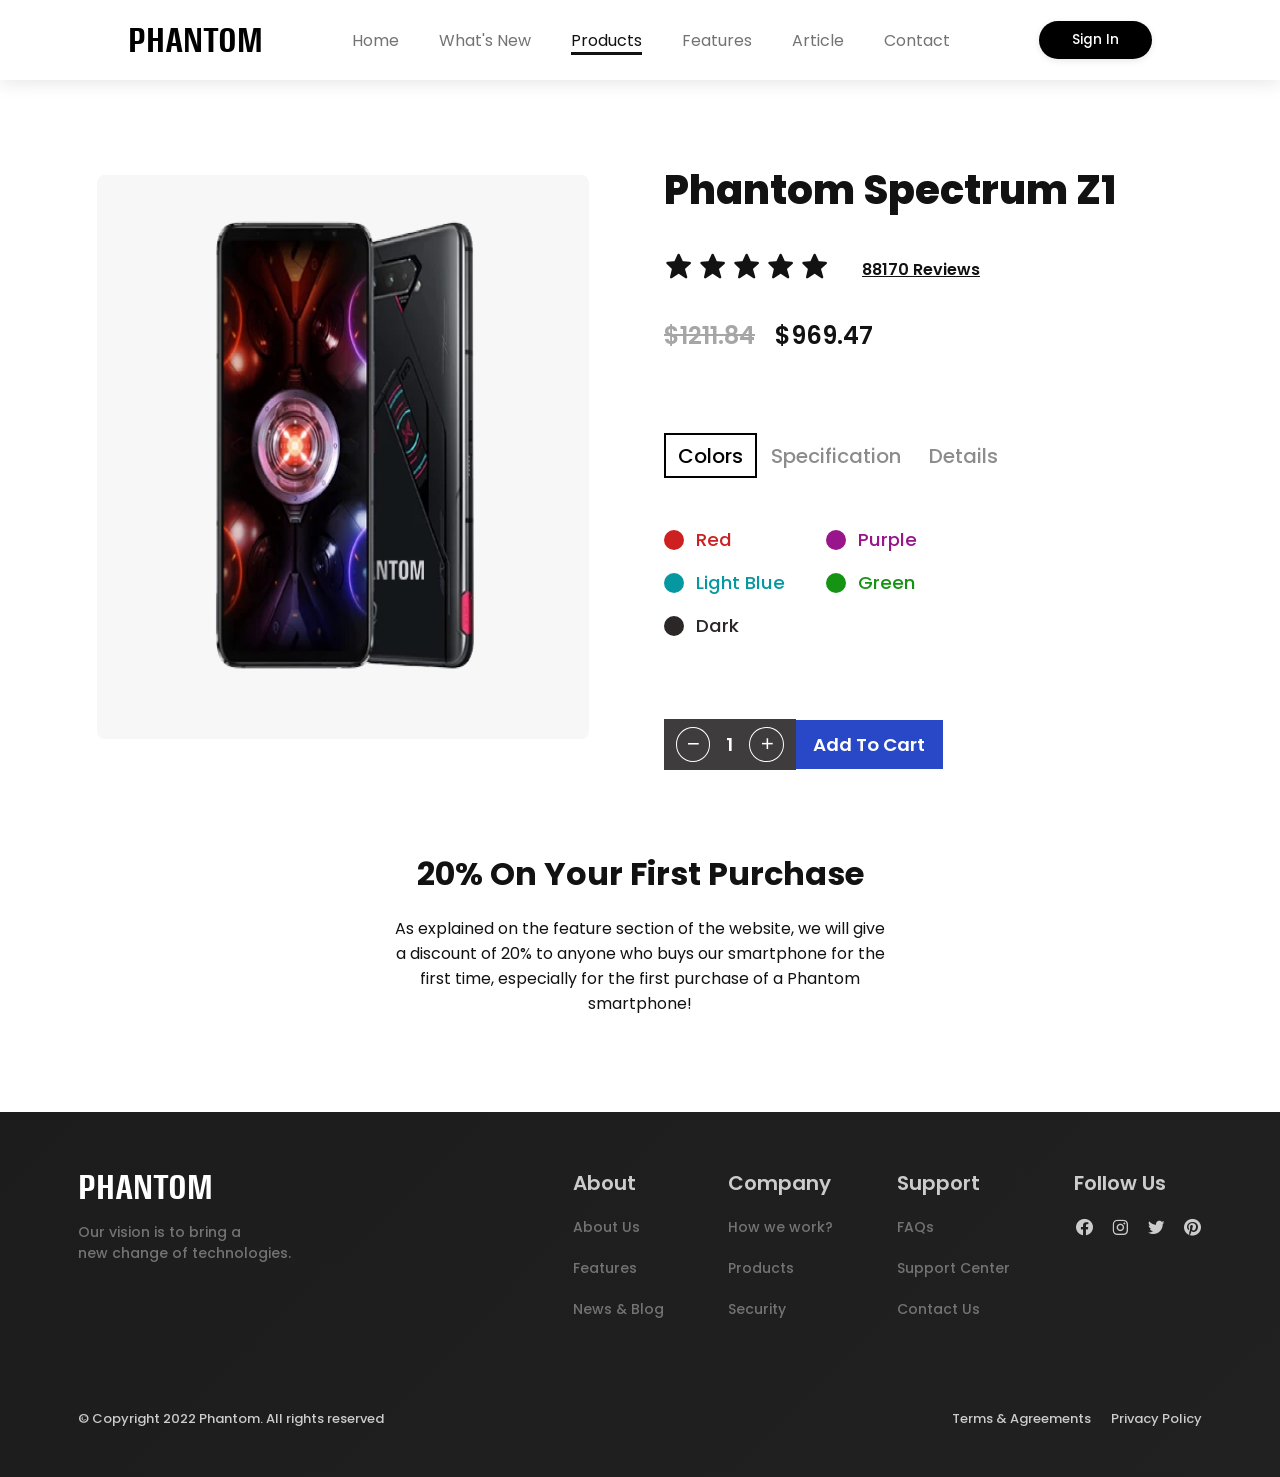
<file: Assets/pages/buy-pages/buy-2.html>
<!DOCTYPE html>
<html lang="en">
  <head>
    <meta charset="UTF-8" />
    <meta http-equiv="X-UA-Compatible" content="IE=edge" />
    <meta name="viewport" content="width=device-width, initial-scale=1.0" />
    <!-- ========== Favicon Image========== -->
    <link rel="shortcut icon" href="../../Images/favicon.png" type="image/x-icon" />
    <!-- ========== Box Icons CDN ========== -->
    <link href="https://unpkg.com/boxicons@2.1.2/css/boxicons.min.css" rel="stylesheet" />

    <!-- ========== Custom Styling ========== -->
    <link rel="stylesheet" href="../../Styles/index.css" />
    <title>Cart | Phantom Phone</title>
  </head>
  <body>
    <!-- ========== Header ========== -->
    <header class="header header-scrolled" id="header">
      <nav class="navbar">
        <i class="bx bx-menu toggle__menu" id="toggle-menu"></i>

        <a href="../../../index.html" class="navbar__logo"> PHANTOM </a>

        <div class="navbar__menu">
          <ul class="navbar__container">
            <li class="navbar__item">
              <a href="../../../index.html" class="navbar__link">
                <span>Home</span>
                <i class="bx bxs-home"></i>
              </a>
            </li>
            <li class="navbar__item">
              <a href="../../../index.html#about" class="navbar__link">
                <span>What's New</span>
                <i class="bx bxs-megaphone"></i>
              </a>
            </li>
            <li class="navbar__item">
              <a href="../../../index.html#products" class="navbar__link active-link">
                <span>Products</span>
                <i class="bx bxs-shopping-bag"></i>
              </a>
            </li>
            <li class="navbar__item">
              <a href="../../../index.html#features" class="navbar__link">
                <span>Features</span>
                <i class="bx bxs-devices"></i>
              </a>
            </li>
            <li class="navbar__item">
              <a href="../../../index.html#article" class="navbar__link">
                <span>Article</span>
                <i class="bx bxs-news"></i>
              </a>
            </li>
            <li class="navbar__item">
              <a href="../../../index.html#contact" class="navbar__link">
                <span>Contact</span>
                <i class="bx bxs-phone"></i>
              </a>
            </li>
          </ul>
        </div>

        <a href="../login-pages/login.html" class="button navbar__button">Sign In</a>
      </nav>
    </header>

    <!-- ========== Cart ========== -->
    <section class="cart section" id="cart">
      <div class="cart__container container grid">
        <div class="cart__images">
          <img src="../../Images/buy-2.png" alt="Cart Images" />
        </div>

        <div class="cart__content">
          <div class="cart__header">
            <h1 class="cart__header-title">Phantom Spectrum Z1</h1>
            <div class="cart__header-reviews">
              <div class="cart__stars">
                <i class="bx bxs-star"></i>
                <i class="bx bxs-star"></i>
                <i class="bx bxs-star"></i>
                <i class="bx bxs-star"></i>
                <i class="bx bxs-star"></i>
              </div>
              <span class="cart__review-title"></span>
            </div>
            <div class="cart__prices">
              <h2 class="cart__prices-before" id="prices-before">$1211.84</h2>
              <h2 class="cart__prices-after" id="prices-after">$969.47</h2>
            </div>
          </div>

          <div class="cart__options">
            <button class="cart__option-button active-option" id="color-button">Colors</button>
            <button class="cart__option-button" id="spec-button">Specification</button>
            <button class="cart__option-button" id="details-button">Details</button>
          </div>

          <div class="cart__color" id="cart-color">
            <span class="red">
              <span></span>
              Red
            </span>
            <span class="purple">
              <span></span>
              Purple
            </span>
            <span class="lightblue">
              <span></span>
              Light Blue
            </span>
            <span class="green">
              <span></span>
              Green
            </span>
            <span class="dark">
              <span></span>
              Dark
            </span>
          </div>

          <div class="cart__spec" id="cart-spec">
            <div>
              <h3 class="cart__spec-title">RAM :</h3>
              <div class="cart__spec-options">
                <div class="cart__spec-option active-spec">6</div>
                <div class="cart__spec-option">8</div>
                <div class="cart__spec-option">12</div>
                <div class="cart__spec-option">16</div>
              </div>
            </div>
            <div>
              <h3 class="cart__spec-title">Storage :</h3>
              <div class="cart__spec-options">
                <div class="cart__spec-option active-spec">64</div>
                <div class="cart__spec-option">128</div>
                <div class="cart__spec-option">256</div>
                <div class="cart__spec-option">512</div>
              </div>
            </div>
          </div>

          <div class="cart__details" id="cart-details">
            <p>Most popular Gaming Phones with high processor performance and smooth refresh rate screen</p>
          </div>

          <div class="cart__result">
            <h2></h2>
          </div>

          <div class="cart__add">
            <button class="cart__add-quantity">
              <i class="bx bx-minus" onclick="decreaseQuantity()"></i>
              <div id="display">1</div>
              <i class="bx bx-plus" onclick="increaseQuantity()"></i>
            </button>
            <button class="cart__add-button" onclick="cartResultText()">Add To Cart</button>
          </div>
        </div>
      </div>

      <div class="cart__description">
        <h1 class="cart__description-title">20% On Your First Purchase</h1>
        <p class="card__description-text">
          As explained on the feature section of the website, we will give a discount of 20% to anyone who buys our smartphone for the first time, especially for the first purchase of a Phantom smartphone!
        </p>
      </div>
    </section>

    <!--==================== Footer ====================-->
    <footer class="footer section">
      <div class="footer__container container grid">
        <div class="footer__text-container">
          <a href="#" class="footer__logo">PHANTOM</a>
          <p class="footer__description">
            Our vision is to bring a <br />
            new change of technologies.
          </p>
        </div>

        <div class="footer__content">
          <div>
            <h3 class="footer__title">About</h3>

            <ul class="footer__links">
              <li class="footer__item">
                <a href="#" class="footer__link">About Us</a>
              </li>
              <li class="footer__item">
                <a href="#" class="footer__link">Features</a>
              </li>
              <li class="footer__item">
                <a href="#" class="footer__link">News & Blog</a>
              </li>
            </ul>
          </div>

          <div>
            <h3 class="footer__title">Company</h3>

            <ul class="footer__links">
              <li class="footer__item">
                <a href="#" class="footer__link">How we work?</a>
              </li>
              <li class="footer__item">
                <a href="#" class="footer__link">Products</a>
              </li>
              <li class="footer__item">
                <a href="#" class="footer__link">Security</a>
              </li>
            </ul>
          </div>

          <div>
            <h3 class="footer__title">Support</h3>

            <ul class="footer__links">
              <li class="footer__item">
                <a href="#" class="footer__link">FAQs</a>
              </li>
              <li class="footer__item">
                <a href="#" class="footer__link">Support Center</a>
              </li>
              <li class="footer__item">
                <a href="#" class="footer__link">Contact Us</a>
              </li>
            </ul>
          </div>

          <div>
            <h3 class="footer__title">Follow Us</h3>

            <ul class="footer__socials">
              <li class="footer__item">
                <a href="https://www.facebook.com/" target="_blank" class="footer__social-link">
                  <i class="bx bxl-facebook-circle"></i>
                </a>
              </li>
              <li class="footer__item">
                <a href="https://www.instagram.com/" target="_blank" class="footer__social-link">
                  <i class="bx bxl-instagram"></i>
                </a>
              </li>
              <li class="footer__item">
                <a href="https://www.twitter.com/" target="_blank" class="footer__social-link">
                  <i class="bx bxl-twitter"></i>
                </a>
              </li>
              <li class="footer__item">
                <a href="https://www.pinterest.com/" target="_blank" class="footer__social-link">
                  <i class="bx bxl-pinterest"></i>
                </a>
              </li>
            </ul>
          </div>
        </div>
      </div>

      <div class="footer__info container">
        <span class="footer__copyright"> &copy; Copyright 2022 Phantom. All rights reserved </span>

        <div class="footer__privacy">
          <a href="#">Terms & Agreements</a>
          <a href="#">Privacy Policy</a>
        </div>
      </div>
    </footer>

    <script>
      /*=============== Declare DOM ===============*/
      const cartColor = document.getElementById("cart-color");
      const cartSpec = document.getElementById("cart-spec");
      const cartDetails = document.getElementById("cart-details");
      const colorButton = document.getElementById("color-button");
      const specButton = document.getElementById("spec-button");
      const detailsButton = document.getElementById("details-button");
      const plusButton = document.getElementById("plus");
      const minusButton = document.getElementById("minus");
      const displayQuantity = document.getElementById("display");
      const priceBeforeDisplay = document.getElementById("prices-before");
      const pricesAfterDisplay = document.getElementById("prices-after");
      const specOptions1 = document.querySelectorAll(".cart__spec-option-1");
      const specOptions2 = document.querySelectorAll(".cart__spec-option-2");
      const cartReview = document.querySelector(".cart__review-title");
      const cartResult = document.querySelector(".cart__result h2");

      /*=============== Declare Changeable Value ===============*/
      let quantityValue = 1;
      let priceBefore = 1211.84;
      let priceAfter = priceBefore - (priceBefore * 20) / 100;

      /*=============== Switching to Color Options ===============*/
      colorButton.addEventListener("click", () => {
        specButton.classList.remove("active-option");
        detailsButton.classList.remove("active-option");
        colorButton.classList.add("active-option");

        cartDetails.style.display = "none";
        cartSpec.style.display = "none";
        cartColor.style.display = "grid";
      });

      /*=============== Switching to Specifications Options ===============*/
      specButton.addEventListener("click", () => {
        colorButton.classList.remove("active-option");
        detailsButton.classList.remove("active-option");
        specButton.classList.add("active-option");

        cartDetails.style.display = "none";
        cartColor.style.display = "none";
        cartSpec.style.display = "flex";
      });

      /*=============== Switching to Specifications Options ===============*/
      detailsButton.addEventListener("click", () => {
        specButton.classList.remove("active-option");
        colorButton.classList.remove("active-option");
        detailsButton.classList.add("active-option");

        cartColor.style.display = "none";
        cartSpec.style.display = "none";
        cartDetails.style.display = "block";
      });

      /*=============== Increase Price and Amount ===============*/
      function increaseQuantity() {
        quantityValue++;

        displayQuantity.innerHTML = quantityValue;
        priceBeforeDisplay.innerHTML = "$" + (priceBefore * quantityValue).toFixed(2);
        pricesAfterDisplay.innerHTML = "$" + (priceAfter * quantityValue).toFixed(2);
      }

      /*=============== Decrease Price and Amount ===============*/
      function decreaseQuantity() {
        quantityValue === 0 ? quantityValue : quantityValue--;

        displayQuantity.innerHTML = quantityValue;
        priceBeforeDisplay.innerHTML = "$" + (priceBefore * quantityValue).toFixed(2);
        pricesAfterDisplay.innerHTML = "$" + (priceAfter * quantityValue).toFixed(2);
      }

      /*=============== Make Dummy Views ===============*/
      cartReview.innerHTML = Math.floor(Math.random() * 100000) + " Reviews";

      /*=============== Adding Result Text After Click "Add To Cart"===============*/
      function cartResultText() {
        if (quantityValue === 0) {
          cartResult.textContent = "lu olang mau serius beli? atau oe hantam lu punya lan chiao";
          cartResult.classList.remove("green");
          cartResult.classList.add("red");
          setTimeout(() => {
            cartResult.textContent = "";
          }, 3000);
        } else {
          cartResult.textContent = "Congratulations! Successed Adding Your Items Into Cart";
          cartResult.classList.remove("red");
          cartResult.classList.add("green");
          setTimeout(() => {
            cartResult.textContent = "";
          }, 3000);
        }
      }
    </script>
  </body>
</html>
</file>
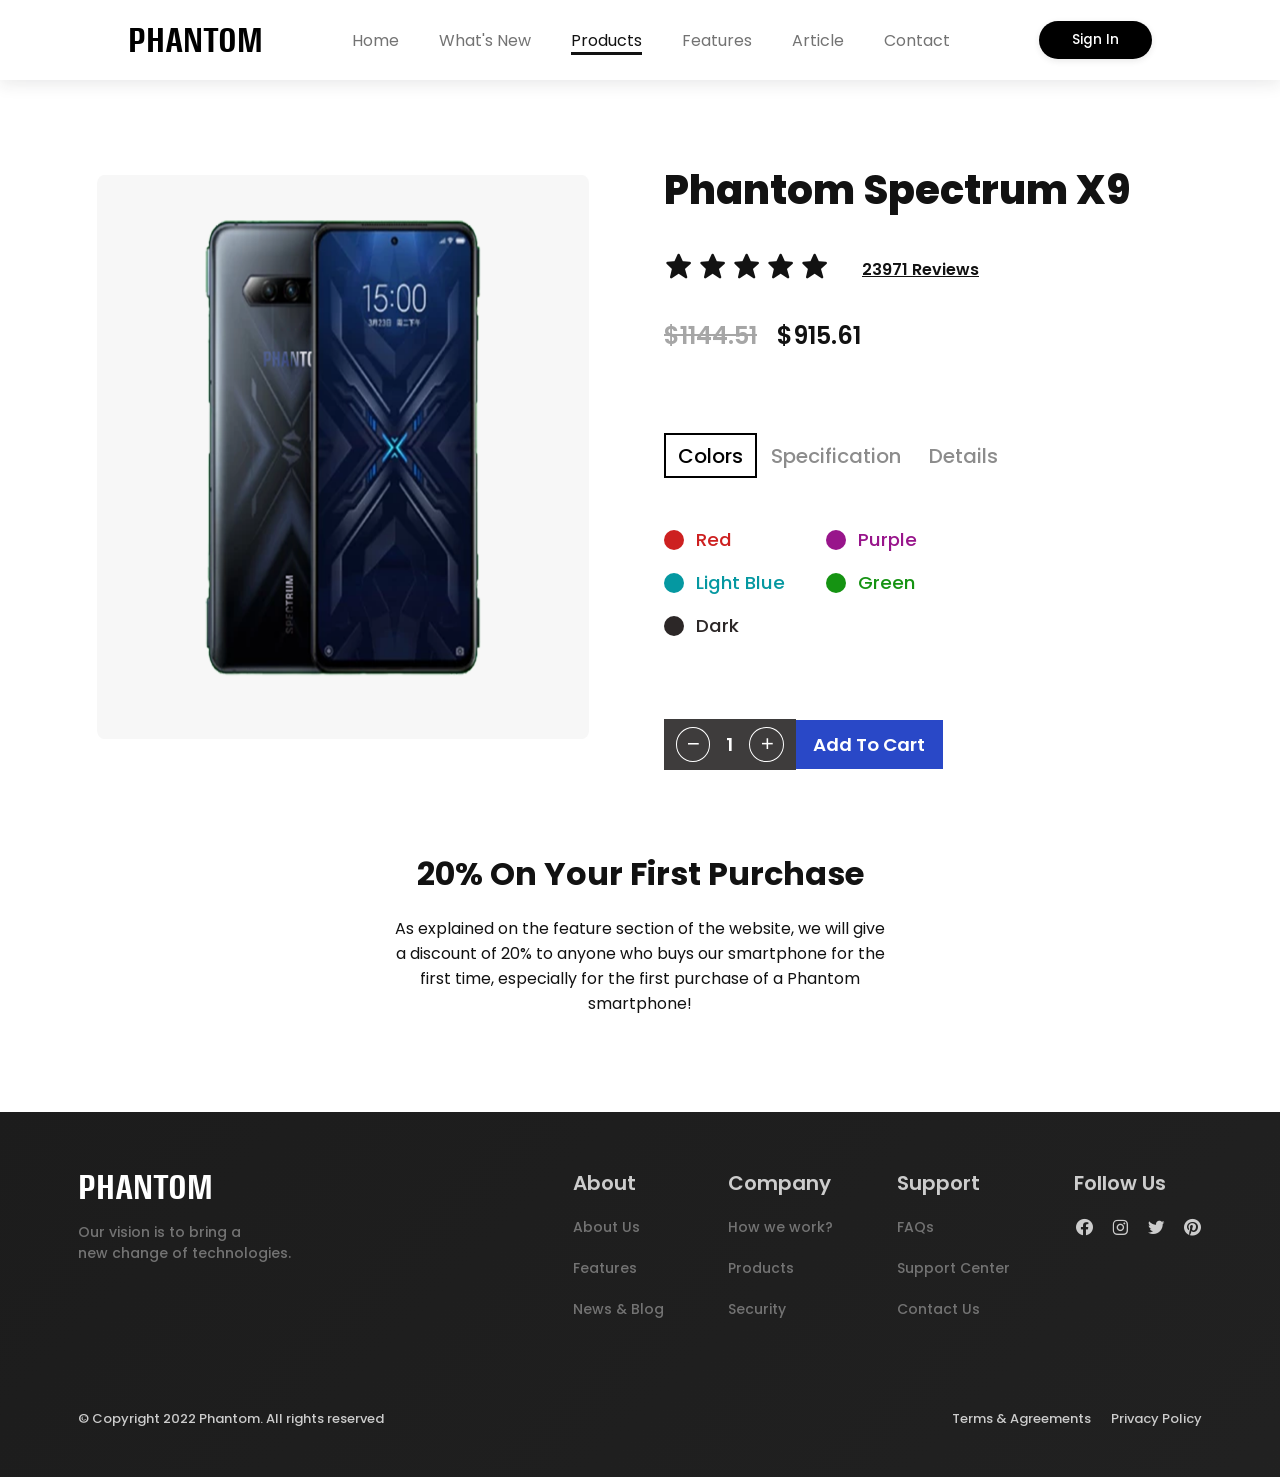
<file: Assets/pages/buy-pages/buy-3.html>
<!DOCTYPE html>
<html lang="en">
  <head>
    <meta charset="UTF-8" />
    <meta http-equiv="X-UA-Compatible" content="IE=edge" />
    <meta name="viewport" content="width=device-width, initial-scale=1.0" />
    <!-- ========== Favicon Image========== -->
    <link rel="shortcut icon" href="../../Images/favicon.png" type="image/x-icon" />
    <!-- ========== Box Icons CDN ========== -->
    <link href="https://unpkg.com/boxicons@2.1.2/css/boxicons.min.css" rel="stylesheet" />

    <!-- ========== Custom Styling ========== -->
    <link rel="stylesheet" href="../../Styles/index.css" />
    <title>Cart | Phantom Phone</title>
  </head>
  <body>
    <!-- ========== Header ========== -->
    <header class="header header-scrolled" id="header">
      <nav class="navbar">
        <i class="bx bx-menu toggle__menu" id="toggle-menu"></i>

        <a href="../../../index.html" class="navbar__logo"> PHANTOM </a>

        <div class="navbar__menu">
          <ul class="navbar__container">
            <li class="navbar__item">
              <a href="../../../index.html" class="navbar__link">
                <span>Home</span>
                <i class="bx bxs-home"></i>
              </a>
            </li>
            <li class="navbar__item">
              <a href="../../../index.html#about" class="navbar__link">
                <span>What's New</span>
                <i class="bx bxs-megaphone"></i>
              </a>
            </li>
            <li class="navbar__item">
              <a href="../../../index.html#products" class="navbar__link active-link">
                <span>Products</span>
                <i class="bx bxs-shopping-bag"></i>
              </a>
            </li>
            <li class="navbar__item">
              <a href="../../../index.html#features" class="navbar__link">
                <span>Features</span>
                <i class="bx bxs-devices"></i>
              </a>
            </li>
            <li class="navbar__item">
              <a href="../../../index.html#article" class="navbar__link">
                <span>Article</span>
                <i class="bx bxs-news"></i>
              </a>
            </li>
            <li class="navbar__item">
              <a href="../../../index.html#contact" class="navbar__link">
                <span>Contact</span>
                <i class="bx bxs-phone"></i>
              </a>
            </li>
          </ul>
        </div>

        <a href="../login-pages/login.html" class="button navbar__button">Sign In</a>
      </nav>
    </header>

    <!-- ========== Cart ========== -->
    <section class="cart section" id="cart">
      <div class="cart__container container grid">
        <div class="cart__images">
          <img src="../../Images/buy-3.png" alt="Cart Images" />
        </div>

        <div class="cart__content">
          <div class="cart__header">
            <h1 class="cart__header-title">Phantom Spectrum X9</h1>
            <div class="cart__header-reviews">
              <div class="cart__stars">
                <i class="bx bxs-star"></i>
                <i class="bx bxs-star"></i>
                <i class="bx bxs-star"></i>
                <i class="bx bxs-star"></i>
                <i class="bx bxs-star"></i>
              </div>
              <span class="cart__review-title"></span>
            </div>
            <div class="cart__prices">
              <h2 class="cart__prices-before" id="prices-before">$1144.51</h2>
              <h2 class="cart__prices-after" id="prices-after">$915.61</h2>
            </div>
          </div>

          <div class="cart__options">
            <button class="cart__option-button active-option" id="color-button">Colors</button>
            <button class="cart__option-button" id="spec-button">Specification</button>
            <button class="cart__option-button" id="details-button">Details</button>
          </div>

          <div class="cart__color" id="cart-color">
            <span class="red">
              <span></span>
              Red
            </span>
            <span class="purple">
              <span></span>
              Purple
            </span>
            <span class="lightblue">
              <span></span>
              Light Blue
            </span>
            <span class="green">
              <span></span>
              Green
            </span>
            <span class="dark">
              <span></span>
              Dark
            </span>
          </div>

          <div class="cart__spec" id="cart-spec">
            <div>
              <h3 class="cart__spec-title">RAM :</h3>
              <div class="cart__spec-options">
                <div class="cart__spec-option active-spec">6</div>
                <div class="cart__spec-option">8</div>
                <div class="cart__spec-option">12</div>
                <div class="cart__spec-option">16</div>
              </div>
            </div>
            <div>
              <h3 class="cart__spec-title">Storage :</h3>
              <div class="cart__spec-options">
                <div class="cart__spec-option active-spec">64</div>
                <div class="cart__spec-option">128</div>
                <div class="cart__spec-option">256</div>
                <div class="cart__spec-option">512</div>
              </div>
            </div>
          </div>

          <div class="cart__details" id="cart-details">
            <p>Most powerfull with high performance makes your gaming experiences is more enjoyable</p>
          </div>

          <div class="cart__result">
            <h2></h2>
          </div>

          <div class="cart__add">
            <button class="cart__add-quantity">
              <i class="bx bx-minus" onclick="decreaseQuantity()"></i>
              <div id="display">1</div>
              <i class="bx bx-plus" onclick="increaseQuantity()"></i>
            </button>
            <button class="cart__add-button" onclick="cartResultText()">Add To Cart</button>
          </div>
        </div>
      </div>

      <div class="cart__description">
        <h1 class="cart__description-title">20% On Your First Purchase</h1>
        <p class="card__description-text">
          As explained on the feature section of the website, we will give a discount of 20% to anyone who buys our smartphone for the first time, especially for the first purchase of a Phantom smartphone!
        </p>
      </div>
    </section>

    <!--==================== Footer ====================-->
    <footer class="footer section">
      <div class="footer__container container grid">
        <div class="footer__text-container">
          <a href="#" class="footer__logo">PHANTOM</a>
          <p class="footer__description">
            Our vision is to bring a <br />
            new change of technologies.
          </p>
        </div>

        <div class="footer__content">
          <div>
            <h3 class="footer__title">About</h3>

            <ul class="footer__links">
              <li class="footer__item">
                <a href="#" class="footer__link">About Us</a>
              </li>
              <li class="footer__item">
                <a href="#" class="footer__link">Features</a>
              </li>
              <li class="footer__item">
                <a href="#" class="footer__link">News & Blog</a>
              </li>
            </ul>
          </div>

          <div>
            <h3 class="footer__title">Company</h3>

            <ul class="footer__links">
              <li class="footer__item">
                <a href="#" class="footer__link">How we work?</a>
              </li>
              <li class="footer__item">
                <a href="#" class="footer__link">Products</a>
              </li>
              <li class="footer__item">
                <a href="#" class="footer__link">Security</a>
              </li>
            </ul>
          </div>

          <div>
            <h3 class="footer__title">Support</h3>

            <ul class="footer__links">
              <li class="footer__item">
                <a href="#" class="footer__link">FAQs</a>
              </li>
              <li class="footer__item">
                <a href="#" class="footer__link">Support Center</a>
              </li>
              <li class="footer__item">
                <a href="#" class="footer__link">Contact Us</a>
              </li>
            </ul>
          </div>

          <div>
            <h3 class="footer__title">Follow Us</h3>

            <ul class="footer__socials">
              <li class="footer__item">
                <a href="https://www.facebook.com/" target="_blank" class="footer__social-link">
                  <i class="bx bxl-facebook-circle"></i>
                </a>
              </li>
              <li class="footer__item">
                <a href="https://www.instagram.com/" target="_blank" class="footer__social-link">
                  <i class="bx bxl-instagram"></i>
                </a>
              </li>
              <li class="footer__item">
                <a href="https://www.twitter.com/" target="_blank" class="footer__social-link">
                  <i class="bx bxl-twitter"></i>
                </a>
              </li>
              <li class="footer__item">
                <a href="https://www.pinterest.com/" target="_blank" class="footer__social-link">
                  <i class="bx bxl-pinterest"></i>
                </a>
              </li>
            </ul>
          </div>
        </div>
      </div>

      <div class="footer__info container">
        <span class="footer__copyright"> &copy; Copyright 2022 Phantom. All rights reserved </span>

        <div class="footer__privacy">
          <a href="#">Terms & Agreements</a>
          <a href="#">Privacy Policy</a>
        </div>
      </div>
    </footer>

    <script>
      /*=============== Declare DOM ===============*/
      const cartColor = document.getElementById("cart-color");
      const cartSpec = document.getElementById("cart-spec");
      const cartDetails = document.getElementById("cart-details");
      const colorButton = document.getElementById("color-button");
      const specButton = document.getElementById("spec-button");
      const detailsButton = document.getElementById("details-button");
      const plusButton = document.getElementById("plus");
      const minusButton = document.getElementById("minus");
      const displayQuantity = document.getElementById("display");
      const priceBeforeDisplay = document.getElementById("prices-before");
      const pricesAfterDisplay = document.getElementById("prices-after");
      const specOptions1 = document.querySelectorAll(".cart__spec-option-1");
      const specOptions2 = document.querySelectorAll(".cart__spec-option-2");
      const cartReview = document.querySelector(".cart__review-title");
      const cartResult = document.querySelector(".cart__result h2");

      /*=============== Declare Changeable Value ===============*/
      let quantityValue = 1;
      let priceBefore = 1144.51;
      let priceAfter = priceBefore - (priceBefore * 20) / 100;

      /*=============== Switching to Color Options ===============*/
      colorButton.addEventListener("click", () => {
        specButton.classList.remove("active-option");
        detailsButton.classList.remove("active-option");
        colorButton.classList.add("active-option");

        cartDetails.style.display = "none";
        cartSpec.style.display = "none";
        cartColor.style.display = "grid";
      });

      /*=============== Switching to Specifications Options ===============*/
      specButton.addEventListener("click", () => {
        colorButton.classList.remove("active-option");
        detailsButton.classList.remove("active-option");
        specButton.classList.add("active-option");

        cartDetails.style.display = "none";
        cartColor.style.display = "none";
        cartSpec.style.display = "flex";
      });

      /*=============== Switching to Specifications Options ===============*/
      detailsButton.addEventListener("click", () => {
        specButton.classList.remove("active-option");
        colorButton.classList.remove("active-option");
        detailsButton.classList.add("active-option");

        cartColor.style.display = "none";
        cartSpec.style.display = "none";
        cartDetails.style.display = "block";
      });

      /*=============== Increase Price and Amount ===============*/
      function increaseQuantity() {
        quantityValue++;

        displayQuantity.innerHTML = quantityValue;
        priceBeforeDisplay.innerHTML = "$" + (priceBefore * quantityValue).toFixed(2);
        pricesAfterDisplay.innerHTML = "$" + (priceAfter * quantityValue).toFixed(2);
      }

      /*=============== Decrease Price and Amount ===============*/
      function decreaseQuantity() {
        quantityValue === 0 ? quantityValue : quantityValue--;

        displayQuantity.innerHTML = quantityValue;
        priceBeforeDisplay.innerHTML = "$" + (priceBefore * quantityValue).toFixed(2);
        pricesAfterDisplay.innerHTML = "$" + (priceAfter * quantityValue).toFixed(2);
      }

      /*=============== Make Dummy Views ===============*/
      cartReview.innerHTML = Math.floor(Math.random() * 100000) + " Reviews";

      /*=============== Adding Result Text After Click "Add To Cart"===============*/
      function cartResultText() {
        if (quantityValue === 0) {
          cartResult.textContent = "lu olang mau serius beli? atau oe hantam lu punya lan chiao";
          cartResult.classList.remove("green");
          cartResult.classList.add("red");
          setTimeout(() => {
            cartResult.textContent = "";
          }, 3000);
        } else {
          cartResult.textContent = "Congratulations! Successed Adding Your Items Into Cart";
          cartResult.classList.remove("red");
          cartResult.classList.add("green");
          setTimeout(() => {
            cartResult.textContent = "";
          }, 3000);
        }
      }
    </script>
  </body>
</html>
</file>
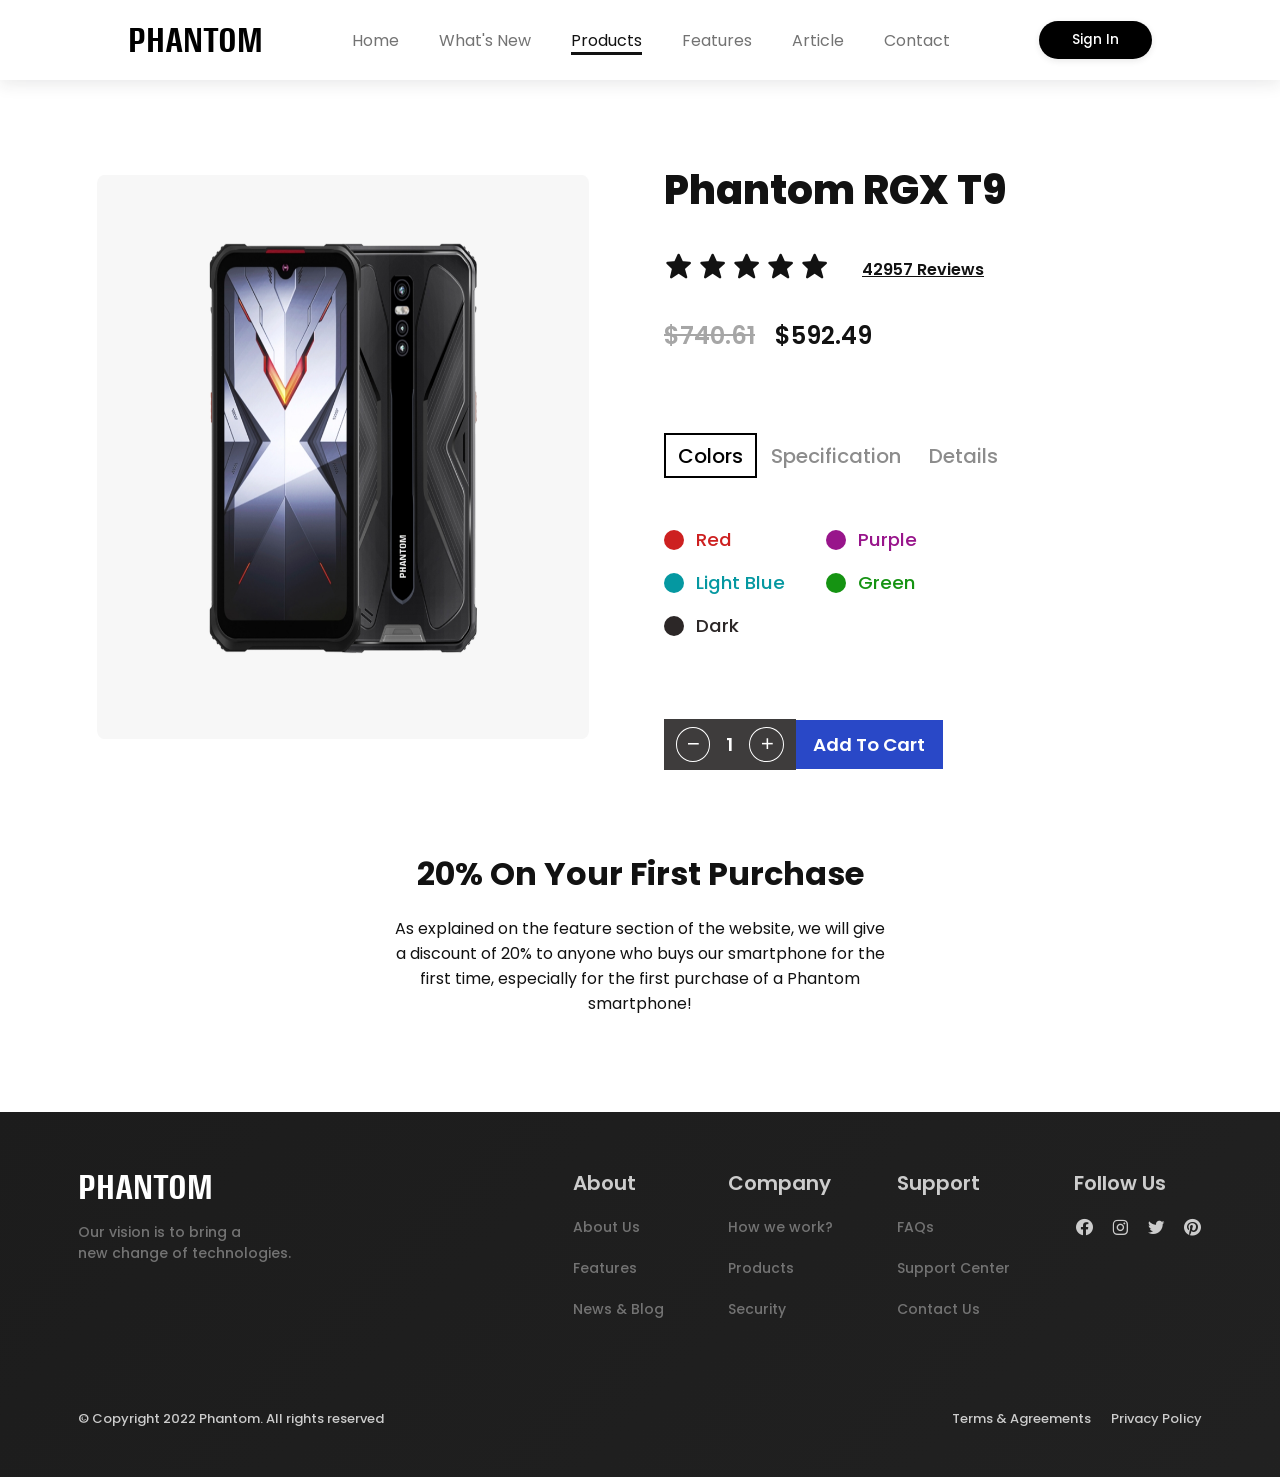
<file: Assets/pages/buy-pages/buy-4.html>
<!DOCTYPE html>
<html lang="en">
  <head>
    <meta charset="UTF-8" />
    <meta http-equiv="X-UA-Compatible" content="IE=edge" />
    <meta name="viewport" content="width=device-width, initial-scale=1.0" />
    <!-- ========== Favicon Image========== -->
    <link rel="shortcut icon" href="../../Images/favicon.png" type="image/x-icon" />
    <!-- ========== Box Icons CDN ========== -->
    <link href="https://unpkg.com/boxicons@2.1.2/css/boxicons.min.css" rel="stylesheet" />

    <!-- ========== Custom Styling ========== -->
    <link rel="stylesheet" href="../../Styles/index.css" />
    <title>Cart | Phantom Phone</title>
  </head>
  <body>
    <!-- ========== Header ========== -->
    <header class="header header-scrolled" id="header">
      <nav class="navbar">
        <i class="bx bx-menu toggle__menu" id="toggle-menu"></i>

        <a href="../../../index.html" class="navbar__logo"> PHANTOM </a>

        <div class="navbar__menu">
          <ul class="navbar__container">
            <li class="navbar__item">
              <a href="../../../index.html" class="navbar__link">
                <span>Home</span>
                <i class="bx bxs-home"></i>
              </a>
            </li>
            <li class="navbar__item">
              <a href="../../../index.html#about" class="navbar__link">
                <span>What's New</span>
                <i class="bx bxs-megaphone"></i>
              </a>
            </li>
            <li class="navbar__item">
              <a href="../../../index.html#products" class="navbar__link active-link">
                <span>Products</span>
                <i class="bx bxs-shopping-bag"></i>
              </a>
            </li>
            <li class="navbar__item">
              <a href="../../../index.html#features" class="navbar__link">
                <span>Features</span>
                <i class="bx bxs-devices"></i>
              </a>
            </li>
            <li class="navbar__item">
              <a href="../../../index.html#article" class="navbar__link">
                <span>Article</span>
                <i class="bx bxs-news"></i>
              </a>
            </li>
            <li class="navbar__item">
              <a href="../../../index.html#contact" class="navbar__link">
                <span>Contact</span>
                <i class="bx bxs-phone"></i>
              </a>
            </li>
          </ul>
        </div>

        <a href="../login-pages/login.html" class="button navbar__button">Sign In</a>
      </nav>
    </header>

    <!-- ========== Cart ========== -->
    <section class="cart section" id="cart">
      <div class="cart__container container grid">
        <div class="cart__images">
          <img src="../../Images/buy-4.png" alt="Cart Images" />
        </div>

        <div class="cart__content">
          <div class="cart__header">
            <h1 class="cart__header-title">Phantom RGX T9</h1>
            <div class="cart__header-reviews">
              <div class="cart__stars">
                <i class="bx bxs-star"></i>
                <i class="bx bxs-star"></i>
                <i class="bx bxs-star"></i>
                <i class="bx bxs-star"></i>
                <i class="bx bxs-star"></i>
              </div>
              <span class="cart__review-title"></span>
            </div>
            <div class="cart__prices">
              <h2 class="cart__prices-before" id="prices-before">$740.61</h2>
              <h2 class="cart__prices-after" id="prices-after">$592.49</h2>
            </div>
          </div>

          <div class="cart__options">
            <button class="cart__option-button active-option" id="color-button">Colors</button>
            <button class="cart__option-button" id="spec-button">Specification</button>
            <button class="cart__option-button" id="details-button">Details</button>
          </div>

          <div class="cart__color" id="cart-color">
            <span class="red">
              <span></span>
              Red
            </span>
            <span class="purple">
              <span></span>
              Purple
            </span>
            <span class="lightblue">
              <span></span>
              Light Blue
            </span>
            <span class="green">
              <span></span>
              Green
            </span>
            <span class="dark">
              <span></span>
              Dark
            </span>
          </div>

          <div class="cart__spec" id="cart-spec">
            <div>
              <h3 class="cart__spec-title">RAM :</h3>
              <div class="cart__spec-options">
                <div class="cart__spec-option active-spec">6</div>
                <div class="cart__spec-option">8</div>
                <div class="cart__spec-option">12</div>
                <div class="cart__spec-option">16</div>
              </div>
            </div>
            <div>
              <h3 class="cart__spec-title">Storage :</h3>
              <div class="cart__spec-options">
                <div class="cart__spec-option active-spec">64</div>
                <div class="cart__spec-option">128</div>
                <div class="cart__spec-option">256</div>
                <div class="cart__spec-option">512</div>
              </div>
            </div>
          </div>

          <div class="cart__details" id="cart-details">
            <p>Gaming Smartphones with high specifications for gaming needed with affordable prices</p>
          </div>

          <div class="cart__result">
            <h2></h2>
          </div>

          <div class="cart__add">
            <button class="cart__add-quantity">
              <i class="bx bx-minus" onclick="decreaseQuantity()"></i>
              <div id="display">1</div>
              <i class="bx bx-plus" onclick="increaseQuantity()"></i>
            </button>
            <button class="cart__add-button" onclick="cartResultText()">Add To Cart</button>
          </div>
        </div>
      </div>

      <div class="cart__description">
        <h1 class="cart__description-title">20% On Your First Purchase</h1>
        <p class="card__description-text">
          As explained on the feature section of the website, we will give a discount of 20% to anyone who buys our smartphone for the first time, especially for the first purchase of a Phantom smartphone!
        </p>
      </div>
    </section>

    <!--==================== Footer ====================-->
    <footer class="footer section">
      <div class="footer__container container grid">
        <div class="footer__text-container">
          <a href="#" class="footer__logo">PHANTOM</a>
          <p class="footer__description">
            Our vision is to bring a <br />
            new change of technologies.
          </p>
        </div>

        <div class="footer__content">
          <div>
            <h3 class="footer__title">About</h3>

            <ul class="footer__links">
              <li class="footer__item">
                <a href="#" class="footer__link">About Us</a>
              </li>
              <li class="footer__item">
                <a href="#" class="footer__link">Features</a>
              </li>
              <li class="footer__item">
                <a href="#" class="footer__link">News & Blog</a>
              </li>
            </ul>
          </div>

          <div>
            <h3 class="footer__title">Company</h3>

            <ul class="footer__links">
              <li class="footer__item">
                <a href="#" class="footer__link">How we work?</a>
              </li>
              <li class="footer__item">
                <a href="#" class="footer__link">Products</a>
              </li>
              <li class="footer__item">
                <a href="#" class="footer__link">Security</a>
              </li>
            </ul>
          </div>

          <div>
            <h3 class="footer__title">Support</h3>

            <ul class="footer__links">
              <li class="footer__item">
                <a href="#" class="footer__link">FAQs</a>
              </li>
              <li class="footer__item">
                <a href="#" class="footer__link">Support Center</a>
              </li>
              <li class="footer__item">
                <a href="#" class="footer__link">Contact Us</a>
              </li>
            </ul>
          </div>

          <div>
            <h3 class="footer__title">Follow Us</h3>

            <ul class="footer__socials">
              <li class="footer__item">
                <a href="https://www.facebook.com/" target="_blank" class="footer__social-link">
                  <i class="bx bxl-facebook-circle"></i>
                </a>
              </li>
              <li class="footer__item">
                <a href="https://www.instagram.com/" target="_blank" class="footer__social-link">
                  <i class="bx bxl-instagram"></i>
                </a>
              </li>
              <li class="footer__item">
                <a href="https://www.twitter.com/" target="_blank" class="footer__social-link">
                  <i class="bx bxl-twitter"></i>
                </a>
              </li>
              <li class="footer__item">
                <a href="https://www.pinterest.com/" target="_blank" class="footer__social-link">
                  <i class="bx bxl-pinterest"></i>
                </a>
              </li>
            </ul>
          </div>
        </div>
      </div>

      <div class="footer__info container">
        <span class="footer__copyright"> &copy; Copyright 2022 Phantom. All rights reserved </span>

        <div class="footer__privacy">
          <a href="#">Terms & Agreements</a>
          <a href="#">Privacy Policy</a>
        </div>
      </div>
    </footer>

    <script>
      /*=============== Declare DOM ===============*/
      const cartColor = document.getElementById("cart-color");
      const cartSpec = document.getElementById("cart-spec");
      const cartDetails = document.getElementById("cart-details");
      const colorButton = document.getElementById("color-button");
      const specButton = document.getElementById("spec-button");
      const detailsButton = document.getElementById("details-button");
      const plusButton = document.getElementById("plus");
      const minusButton = document.getElementById("minus");
      const displayQuantity = document.getElementById("display");
      const priceBeforeDisplay = document.getElementById("prices-before");
      const pricesAfterDisplay = document.getElementById("prices-after");
      const specOptions1 = document.querySelectorAll(".cart__spec-option-1");
      const specOptions2 = document.querySelectorAll(".cart__spec-option-2");
      const cartReview = document.querySelector(".cart__review-title");
      const cartResult = document.querySelector(".cart__result h2");

      /*=============== Declare Changeable Value ===============*/
      let quantityValue = 1;
      let priceBefore = 740.61;
      let priceAfter = priceBefore - (priceBefore * 20) / 100;

      /*=============== Switching to Color Options ===============*/
      colorButton.addEventListener("click", () => {
        specButton.classList.remove("active-option");
        detailsButton.classList.remove("active-option");
        colorButton.classList.add("active-option");

        cartDetails.style.display = "none";
        cartSpec.style.display = "none";
        cartColor.style.display = "grid";
      });

      /*=============== Switching to Specifications Options ===============*/
      specButton.addEventListener("click", () => {
        colorButton.classList.remove("active-option");
        detailsButton.classList.remove("active-option");
        specButton.classList.add("active-option");

        cartDetails.style.display = "none";
        cartColor.style.display = "none";
        cartSpec.style.display = "flex";
      });

      /*=============== Switching to Specifications Options ===============*/
      detailsButton.addEventListener("click", () => {
        specButton.classList.remove("active-option");
        colorButton.classList.remove("active-option");
        detailsButton.classList.add("active-option");

        cartColor.style.display = "none";
        cartSpec.style.display = "none";
        cartDetails.style.display = "block";
      });

      /*=============== Increase Price and Amount ===============*/
      function increaseQuantity() {
        quantityValue++;

        displayQuantity.innerHTML = quantityValue;
        priceBeforeDisplay.innerHTML = "$" + (priceBefore * quantityValue).toFixed(2);
        pricesAfterDisplay.innerHTML = "$" + (priceAfter * quantityValue).toFixed(2);
      }

      /*=============== Decrease Price and Amount ===============*/
      function decreaseQuantity() {
        quantityValue === 0 ? quantityValue : quantityValue--;

        displayQuantity.innerHTML = quantityValue;
        priceBeforeDisplay.innerHTML = "$" + (priceBefore * quantityValue).toFixed(2);
        pricesAfterDisplay.innerHTML = "$" + (priceAfter * quantityValue).toFixed(2);
      }

      /*=============== Make Dummy Views ===============*/
      cartReview.innerHTML = Math.floor(Math.random() * 100000) + " Reviews";

      /*=============== Adding Result Text After Click "Add To Cart"===============*/
      function cartResultText() {
        if (quantityValue === 0) {
          cartResult.textContent = "lu olang mau serius beli? atau oe hantam lu punya lan chiao";
          cartResult.classList.remove("green");
          cartResult.classList.add("red");
          setTimeout(() => {
            cartResult.textContent = "";
          }, 3000);
        } else {
          cartResult.textContent = "Congratulations! Successed Adding Your Items Into Cart";
          cartResult.classList.remove("red");
          cartResult.classList.add("green");
          setTimeout(() => {
            cartResult.textContent = "";
          }, 3000);
        }
      }
    </script>
  </body>
</html>
</file>
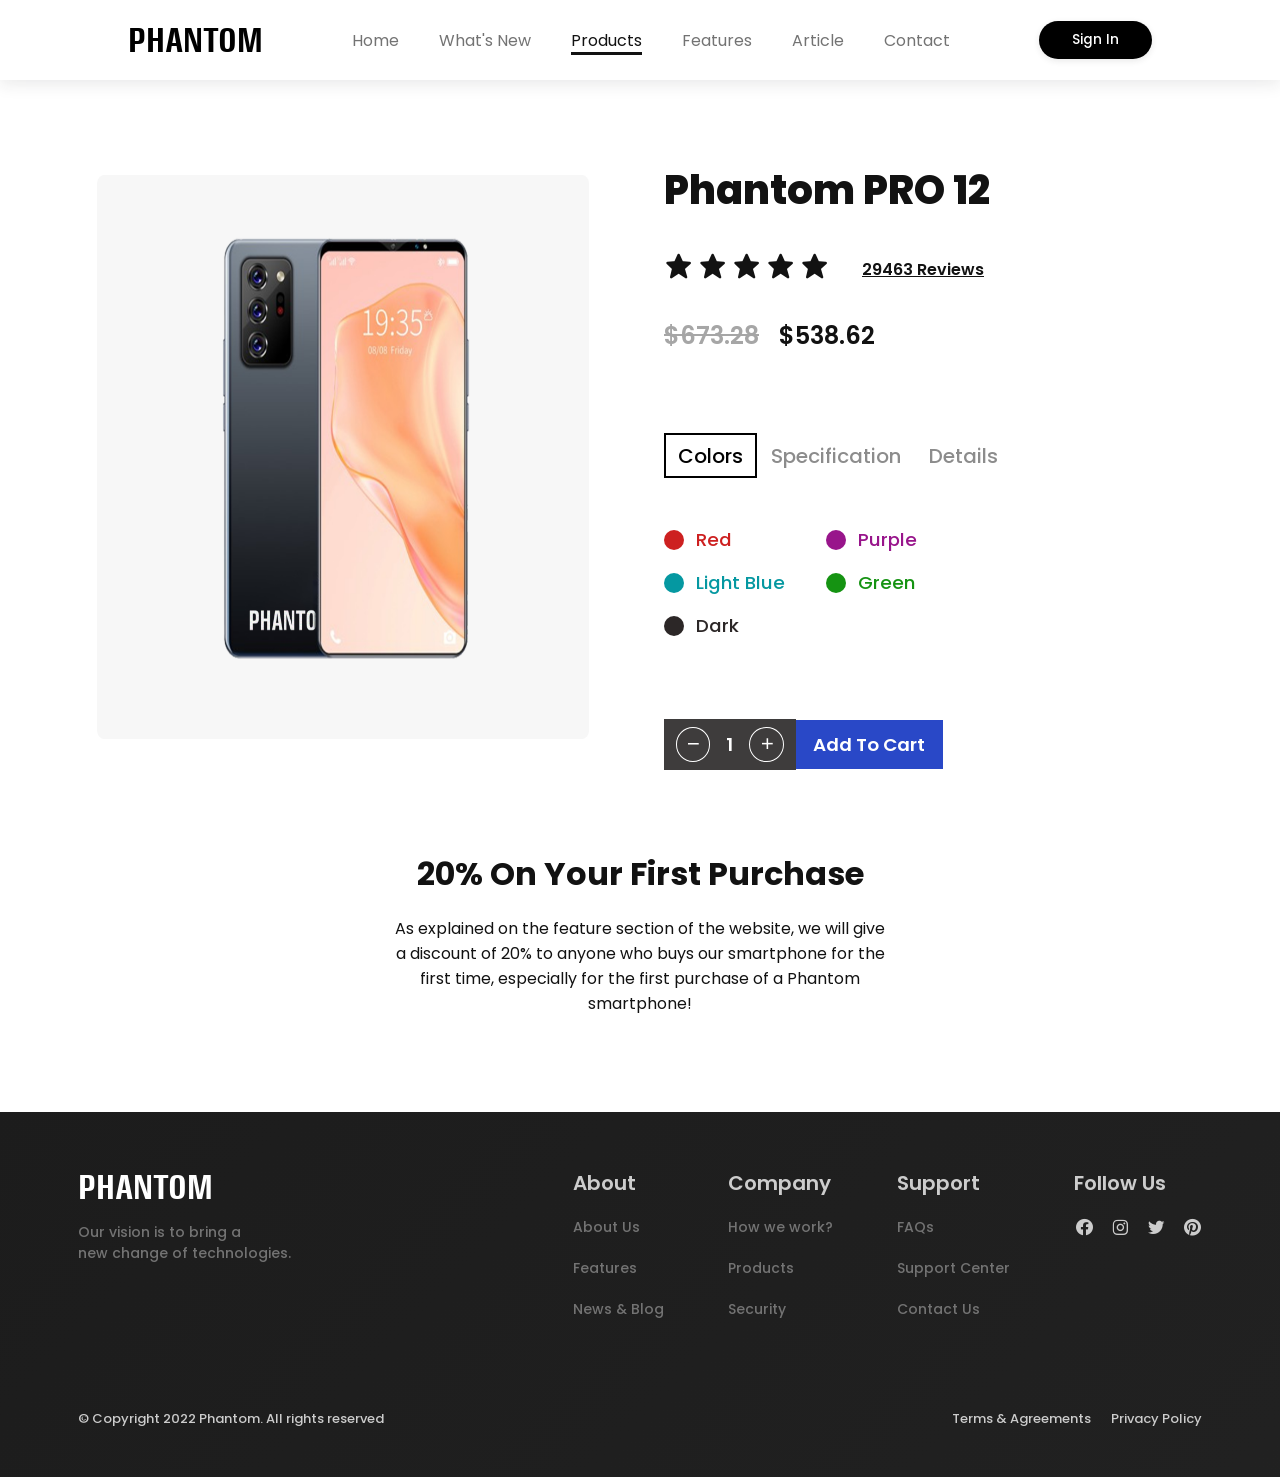
<file: Assets/pages/buy-pages/buy-5.html>
<!DOCTYPE html>
<html lang="en">
  <head>
    <meta charset="UTF-8" />
    <meta http-equiv="X-UA-Compatible" content="IE=edge" />
    <meta name="viewport" content="width=device-width, initial-scale=1.0" />
    <!-- ========== Favicon Image========== -->
    <link rel="shortcut icon" href="../../Images/favicon.png" type="image/x-icon" />
    <!-- ========== Box Icons CDN ========== -->
    <link href="https://unpkg.com/boxicons@2.1.2/css/boxicons.min.css" rel="stylesheet" />

    <!-- ========== Custom Styling ========== -->
    <link rel="stylesheet" href="../../Styles/index.css" />
    <title>Cart | Phantom Phone</title>
  </head>
  <body>
    <!-- ========== Header ========== -->
    <header class="header header-scrolled" id="header">
      <nav class="navbar">
        <i class="bx bx-menu toggle__menu" id="toggle-menu"></i>

        <a href="../../../index.html" class="navbar__logo"> PHANTOM </a>

        <div class="navbar__menu">
          <ul class="navbar__container">
            <li class="navbar__item">
              <a href="../../../index.html" class="navbar__link">
                <span>Home</span>
                <i class="bx bxs-home"></i>
              </a>
            </li>
            <li class="navbar__item">
              <a href="../../../index.html#about" class="navbar__link">
                <span>What's New</span>
                <i class="bx bxs-megaphone"></i>
              </a>
            </li>
            <li class="navbar__item">
              <a href="../../../index.html#products" class="navbar__link active-link">
                <span>Products</span>
                <i class="bx bxs-shopping-bag"></i>
              </a>
            </li>
            <li class="navbar__item">
              <a href="../../../index.html#features" class="navbar__link">
                <span>Features</span>
                <i class="bx bxs-devices"></i>
              </a>
            </li>
            <li class="navbar__item">
              <a href="../../../index.html#article" class="navbar__link">
                <span>Article</span>
                <i class="bx bxs-news"></i>
              </a>
            </li>
            <li class="navbar__item">
              <a href="../../../index.html#contact" class="navbar__link">
                <span>Contact</span>
                <i class="bx bxs-phone"></i>
              </a>
            </li>
          </ul>
        </div>

        <a href="../login-pages/login.html" class="button navbar__button">Sign In</a>
      </nav>
    </header>

    <!-- ========== Cart ========== -->
    <section class="cart section" id="cart">
      <div class="cart__container container grid">
        <div class="cart__images">
          <img src="../../Images/buy-5.png" alt="Cart Images" />
        </div>

        <div class="cart__content">
          <div class="cart__header">
            <h1 class="cart__header-title">Phantom PRO 12</h1>
            <div class="cart__header-reviews">
              <div class="cart__stars">
                <i class="bx bxs-star"></i>
                <i class="bx bxs-star"></i>
                <i class="bx bxs-star"></i>
                <i class="bx bxs-star"></i>
                <i class="bx bxs-star"></i>
              </div>
              <span class="cart__review-title"></span>
            </div>
            <div class="cart__prices">
              <h2 class="cart__prices-before" id="prices-before">$673.28</h2>
              <h2 class="cart__prices-after" id="prices-after">$538.62</h2>
            </div>
          </div>

          <div class="cart__options">
            <button class="cart__option-button active-option" id="color-button">Colors</button>
            <button class="cart__option-button" id="spec-button">Specification</button>
            <button class="cart__option-button" id="details-button">Details</button>
          </div>

          <div class="cart__color" id="cart-color">
            <span class="red">
              <span></span>
              Red
            </span>
            <span class="purple">
              <span></span>
              Purple
            </span>
            <span class="lightblue">
              <span></span>
              Light Blue
            </span>
            <span class="green">
              <span></span>
              Green
            </span>
            <span class="dark">
              <span></span>
              Dark
            </span>
          </div>

          <div class="cart__spec" id="cart-spec">
            <div>
              <h3 class="cart__spec-title">RAM :</h3>
              <div class="cart__spec-options">
                <div class="cart__spec-option active-spec">6</div>
                <div class="cart__spec-option">8</div>
                <div class="cart__spec-option">12</div>
                <div class="cart__spec-option">16</div>
              </div>
            </div>
            <div>
              <h3 class="cart__spec-title">Storage :</h3>
              <div class="cart__spec-options">
                <div class="cart__spec-option active-spec">64</div>
                <div class="cart__spec-option">128</div>
                <div class="cart__spec-option">256</div>
                <div class="cart__spec-option">512</div>
              </div>
            </div>
          </div>

          <div class="cart__details" id="cart-details">
            <p>Introducing Smartphone with the most smooth camera and great result of photos</p>
          </div>

          <div class="cart__result">
            <h2></h2>
          </div>

          <div class="cart__add">
            <button class="cart__add-quantity">
              <i class="bx bx-minus" onclick="decreaseQuantity()"></i>
              <div id="display">1</div>
              <i class="bx bx-plus" onclick="increaseQuantity()"></i>
            </button>
            <button class="cart__add-button" onclick="cartResultText()">Add To Cart</button>
          </div>
        </div>
      </div>

      <div class="cart__description">
        <h1 class="cart__description-title">20% On Your First Purchase</h1>
        <p class="card__description-text">
          As explained on the feature section of the website, we will give a discount of 20% to anyone who buys our smartphone for the first time, especially for the first purchase of a Phantom smartphone!
        </p>
      </div>
    </section>

    <!--==================== Footer ====================-->
    <footer class="footer section">
      <div class="footer__container container grid">
        <div class="footer__text-container">
          <a href="#" class="footer__logo">PHANTOM</a>
          <p class="footer__description">
            Our vision is to bring a <br />
            new change of technologies.
          </p>
        </div>

        <div class="footer__content">
          <div>
            <h3 class="footer__title">About</h3>

            <ul class="footer__links">
              <li class="footer__item">
                <a href="#" class="footer__link">About Us</a>
              </li>
              <li class="footer__item">
                <a href="#" class="footer__link">Features</a>
              </li>
              <li class="footer__item">
                <a href="#" class="footer__link">News & Blog</a>
              </li>
            </ul>
          </div>

          <div>
            <h3 class="footer__title">Company</h3>

            <ul class="footer__links">
              <li class="footer__item">
                <a href="#" class="footer__link">How we work?</a>
              </li>
              <li class="footer__item">
                <a href="#" class="footer__link">Products</a>
              </li>
              <li class="footer__item">
                <a href="#" class="footer__link">Security</a>
              </li>
            </ul>
          </div>

          <div>
            <h3 class="footer__title">Support</h3>

            <ul class="footer__links">
              <li class="footer__item">
                <a href="#" class="footer__link">FAQs</a>
              </li>
              <li class="footer__item">
                <a href="#" class="footer__link">Support Center</a>
              </li>
              <li class="footer__item">
                <a href="#" class="footer__link">Contact Us</a>
              </li>
            </ul>
          </div>

          <div>
            <h3 class="footer__title">Follow Us</h3>

            <ul class="footer__socials">
              <li class="footer__item">
                <a href="https://www.facebook.com/" target="_blank" class="footer__social-link">
                  <i class="bx bxl-facebook-circle"></i>
                </a>
              </li>
              <li class="footer__item">
                <a href="https://www.instagram.com/" target="_blank" class="footer__social-link">
                  <i class="bx bxl-instagram"></i>
                </a>
              </li>
              <li class="footer__item">
                <a href="https://www.twitter.com/" target="_blank" class="footer__social-link">
                  <i class="bx bxl-twitter"></i>
                </a>
              </li>
              <li class="footer__item">
                <a href="https://www.pinterest.com/" target="_blank" class="footer__social-link">
                  <i class="bx bxl-pinterest"></i>
                </a>
              </li>
            </ul>
          </div>
        </div>
      </div>

      <div class="footer__info container">
        <span class="footer__copyright"> &copy; Copyright 2022 Phantom. All rights reserved </span>

        <div class="footer__privacy">
          <a href="#">Terms & Agreements</a>
          <a href="#">Privacy Policy</a>
        </div>
      </div>
    </footer>

    <script>
      /*=============== Declare DOM ===============*/
      const cartColor = document.getElementById("cart-color");
      const cartSpec = document.getElementById("cart-spec");
      const cartDetails = document.getElementById("cart-details");
      const colorButton = document.getElementById("color-button");
      const specButton = document.getElementById("spec-button");
      const detailsButton = document.getElementById("details-button");
      const plusButton = document.getElementById("plus");
      const minusButton = document.getElementById("minus");
      const displayQuantity = document.getElementById("display");
      const priceBeforeDisplay = document.getElementById("prices-before");
      const pricesAfterDisplay = document.getElementById("prices-after");
      const specOptions1 = document.querySelectorAll(".cart__spec-option-1");
      const specOptions2 = document.querySelectorAll(".cart__spec-option-2");
      const cartReview = document.querySelector(".cart__review-title");
      const cartResult = document.querySelector(".cart__result h2");

      /*=============== Declare Changeable Value ===============*/
      let quantityValue = 1;
      let priceBefore = 673.28;
      let priceAfter = priceBefore - (priceBefore * 20) / 100;

      /*=============== Switching to Color Options ===============*/
      colorButton.addEventListener("click", () => {
        specButton.classList.remove("active-option");
        detailsButton.classList.remove("active-option");
        colorButton.classList.add("active-option");

        cartDetails.style.display = "none";
        cartSpec.style.display = "none";
        cartColor.style.display = "grid";
      });

      /*=============== Switching to Specifications Options ===============*/
      specButton.addEventListener("click", () => {
        colorButton.classList.remove("active-option");
        detailsButton.classList.remove("active-option");
        specButton.classList.add("active-option");

        cartDetails.style.display = "none";
        cartColor.style.display = "none";
        cartSpec.style.display = "flex";
      });

      /*=============== Switching to Specifications Options ===============*/
      detailsButton.addEventListener("click", () => {
        specButton.classList.remove("active-option");
        colorButton.classList.remove("active-option");
        detailsButton.classList.add("active-option");

        cartColor.style.display = "none";
        cartSpec.style.display = "none";
        cartDetails.style.display = "block";
      });

      /*=============== Increase Price and Amount ===============*/
      function increaseQuantity() {
        quantityValue++;

        displayQuantity.innerHTML = quantityValue;
        priceBeforeDisplay.innerHTML = "$" + (priceBefore * quantityValue).toFixed(2);
        pricesAfterDisplay.innerHTML = "$" + (priceAfter * quantityValue).toFixed(2);
      }

      /*=============== Decrease Price and Amount ===============*/
      function decreaseQuantity() {
        quantityValue === 0 ? quantityValue : quantityValue--;

        displayQuantity.innerHTML = quantityValue;
        priceBeforeDisplay.innerHTML = "$" + (priceBefore * quantityValue).toFixed(2);
        pricesAfterDisplay.innerHTML = "$" + (priceAfter * quantityValue).toFixed(2);
      }

      /*=============== Make Dummy Views ===============*/
      cartReview.innerHTML = Math.floor(Math.random() * 100000) + " Reviews";

      /*=============== Adding Result Text After Click "Add To Cart"===============*/
      function cartResultText() {
        if (quantityValue === 0) {
          cartResult.textContent = "lu olang mau serius beli? atau oe hantam lu punya lan chiao";
          cartResult.classList.remove("green");
          cartResult.classList.add("red");
          setTimeout(() => {
            cartResult.textContent = "";
          }, 3000);
        } else {
          cartResult.textContent = "Congratulations! Successed Adding Your Items Into Cart";
          cartResult.classList.remove("red");
          cartResult.classList.add("green");
          setTimeout(() => {
            cartResult.textContent = "";
          }, 3000);
        }
      }
    </script>
  </body>
</html>
</file>
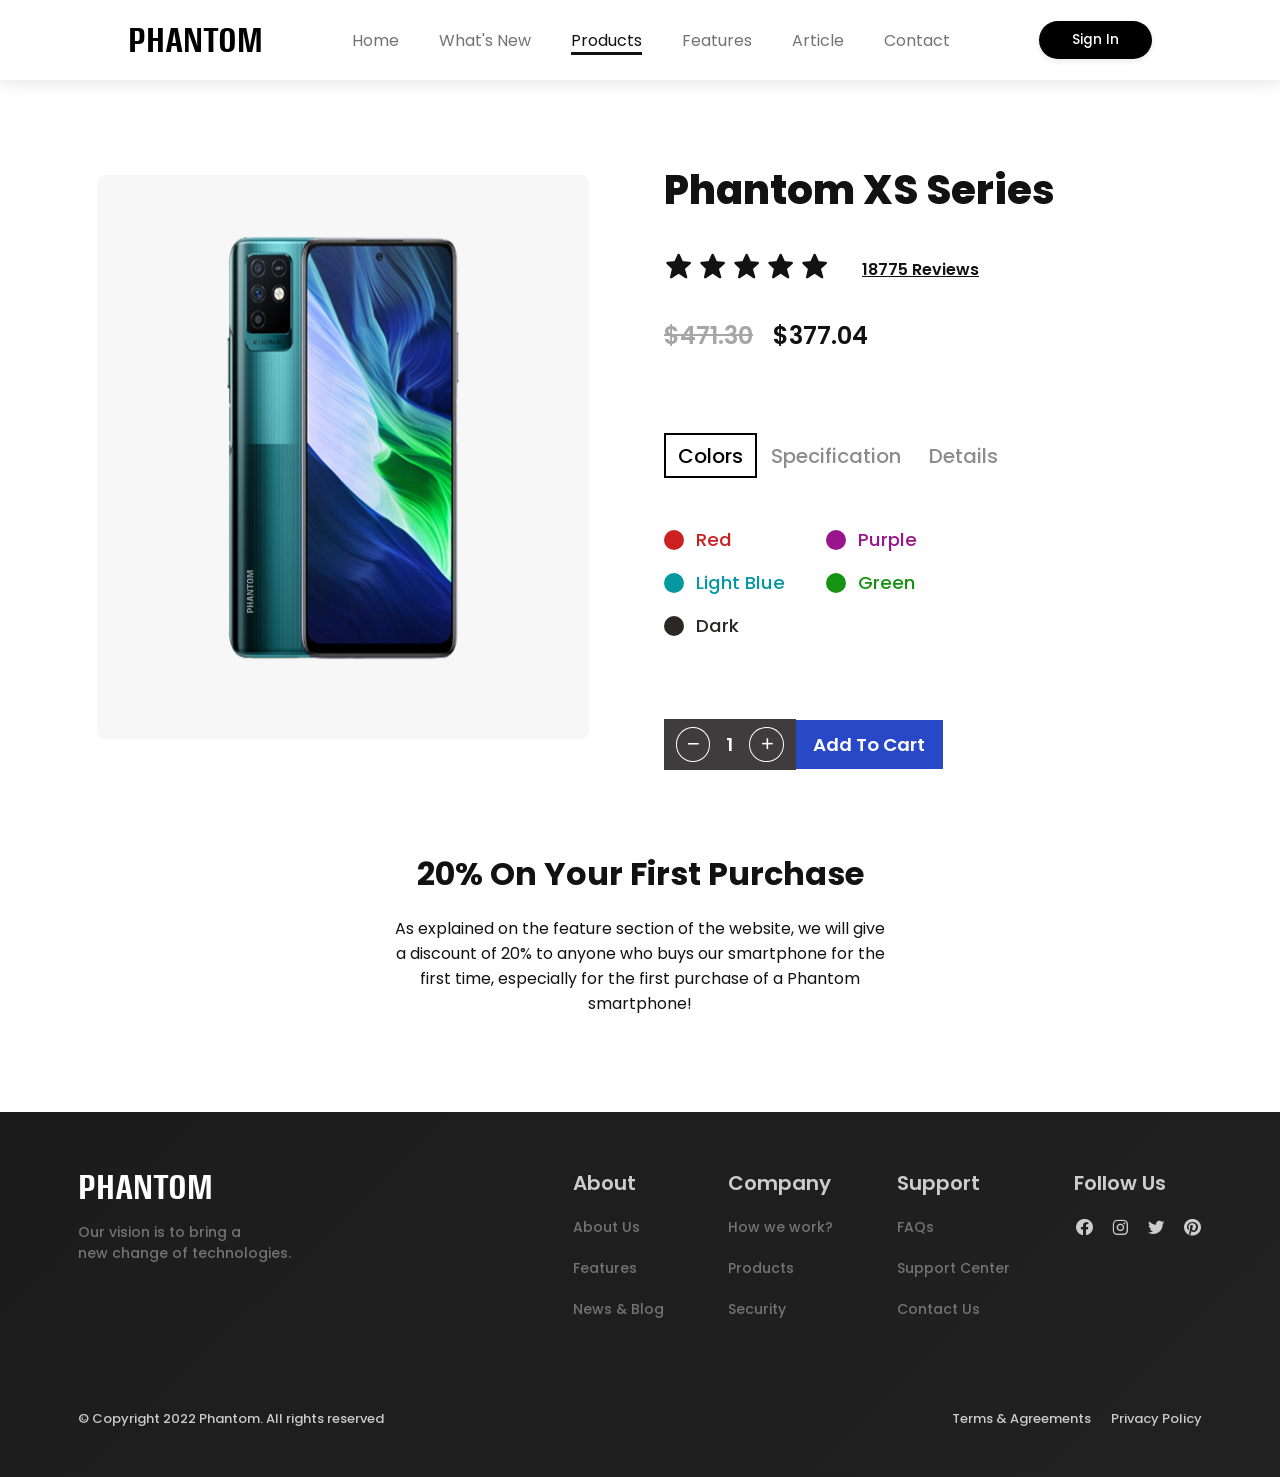
<file: Assets/pages/buy-pages/buy-6.html>
<!DOCTYPE html>
<html lang="en">
  <head>
    <meta charset="UTF-8" />
    <meta http-equiv="X-UA-Compatible" content="IE=edge" />
    <meta name="viewport" content="width=device-width, initial-scale=1.0" />
    <!-- ========== Favicon Image========== -->
    <link rel="shortcut icon" href="../../Images/favicon.png" type="image/x-icon" />
    <!-- ========== Box Icons CDN ========== -->
    <link href="https://unpkg.com/boxicons@2.1.2/css/boxicons.min.css" rel="stylesheet" />

    <!-- ========== Custom Styling ========== -->
    <link rel="stylesheet" href="../../Styles/index.css" />
    <title>Cart | Phantom Phone</title>
  </head>
  <body>
    <!-- ========== Header ========== -->
    <header class="header header-scrolled" id="header">
      <nav class="navbar">
        <i class="bx bx-menu toggle__menu" id="toggle-menu"></i>

        <a href="../../../index.html" class="navbar__logo"> PHANTOM </a>

        <div class="navbar__menu">
          <ul class="navbar__container">
            <li class="navbar__item">
              <a href="../../../index.html" class="navbar__link">
                <span>Home</span>
                <i class="bx bxs-home"></i>
              </a>
            </li>
            <li class="navbar__item">
              <a href="../../../index.html#about" class="navbar__link">
                <span>What's New</span>
                <i class="bx bxs-megaphone"></i>
              </a>
            </li>
            <li class="navbar__item">
              <a href="../../../index.html#products" class="navbar__link active-link">
                <span>Products</span>
                <i class="bx bxs-shopping-bag"></i>
              </a>
            </li>
            <li class="navbar__item">
              <a href="../../../index.html#features" class="navbar__link">
                <span>Features</span>
                <i class="bx bxs-devices"></i>
              </a>
            </li>
            <li class="navbar__item">
              <a href="../../../index.html#article" class="navbar__link">
                <span>Article</span>
                <i class="bx bxs-news"></i>
              </a>
            </li>
            <li class="navbar__item">
              <a href="../../../index.html#contact" class="navbar__link">
                <span>Contact</span>
                <i class="bx bxs-phone"></i>
              </a>
            </li>
          </ul>
        </div>

        <a href="../login-pages/login.html" class="button navbar__button">Sign In</a>
      </nav>
    </header>

    <!-- ========== Cart ========== -->
    <section class="cart section" id="cart">
      <div class="cart__container container grid">
        <div class="cart__images">
          <img src="../../Images/buy-6.png" alt="Cart Images" />
        </div>

        <div class="cart__content">
          <div class="cart__header">
            <h1 class="cart__header-title">Phantom XS Series</h1>
            <div class="cart__header-reviews">
              <div class="cart__stars">
                <i class="bx bxs-star"></i>
                <i class="bx bxs-star"></i>
                <i class="bx bxs-star"></i>
                <i class="bx bxs-star"></i>
                <i class="bx bxs-star"></i>
              </div>
              <span class="cart__review-title"></span>
            </div>
            <div class="cart__prices">
              <h2 class="cart__prices-before" id="prices-before">$471.30</h2>
              <h2 class="cart__prices-after" id="prices-after">$377.04</h2>
            </div>
          </div>

          <div class="cart__options">
            <button class="cart__option-button active-option" id="color-button">Colors</button>
            <button class="cart__option-button" id="spec-button">Specification</button>
            <button class="cart__option-button" id="details-button">Details</button>
          </div>

          <div class="cart__color" id="cart-color">
            <span class="red">
              <span></span>
              Red
            </span>
            <span class="purple">
              <span></span>
              Purple
            </span>
            <span class="lightblue">
              <span></span>
              Light Blue
            </span>
            <span class="green">
              <span></span>
              Green
            </span>
            <span class="dark">
              <span></span>
              Dark
            </span>
          </div>

          <div class="cart__spec" id="cart-spec">
            <div>
              <h3 class="cart__spec-title">RAM :</h3>
              <div class="cart__spec-options">
                <div class="cart__spec-option active-spec">6</div>
                <div class="cart__spec-option">8</div>
                <div class="cart__spec-option">12</div>
                <div class="cart__spec-option">16</div>
              </div>
            </div>
            <div>
              <h3 class="cart__spec-title">Storage :</h3>
              <div class="cart__spec-options">
                <div class="cart__spec-option active-spec">64</div>
                <div class="cart__spec-option">128</div>
                <div class="cart__spec-option">256</div>
                <div class="cart__spec-option">512</div>
              </div>
            </div>
          </div>

          <div class="cart__details" id="cart-details">
            <p>First releases of Phantom Smartphones with enough specifications and cheap prices</p>
          </div>

          <div class="cart__result">
            <h2></h2>
          </div>

          <div class="cart__add">
            <button class="cart__add-quantity">
              <i class="bx bx-minus" onclick="decreaseQuantity()"></i>
              <div id="display">1</div>
              <i class="bx bx-plus" onclick="increaseQuantity()"></i>
            </button>
            <button class="cart__add-button" onclick="cartResultText()">Add To Cart</button>
          </div>
        </div>
      </div>

      <div class="cart__description">
        <h1 class="cart__description-title">20% On Your First Purchase</h1>
        <p class="card__description-text">
          As explained on the feature section of the website, we will give a discount of 20% to anyone who buys our smartphone for the first time, especially for the first purchase of a Phantom smartphone!
        </p>
      </div>
    </section>

    <!--==================== Footer ====================-->
    <footer class="footer section">
      <div class="footer__container container grid">
        <div class="footer__text-container">
          <a href="#" class="footer__logo">PHANTOM</a>
          <p class="footer__description">
            Our vision is to bring a <br />
            new change of technologies.
          </p>
        </div>

        <div class="footer__content">
          <div>
            <h3 class="footer__title">About</h3>

            <ul class="footer__links">
              <li class="footer__item">
                <a href="#" class="footer__link">About Us</a>
              </li>
              <li class="footer__item">
                <a href="#" class="footer__link">Features</a>
              </li>
              <li class="footer__item">
                <a href="#" class="footer__link">News & Blog</a>
              </li>
            </ul>
          </div>

          <div>
            <h3 class="footer__title">Company</h3>

            <ul class="footer__links">
              <li class="footer__item">
                <a href="#" class="footer__link">How we work?</a>
              </li>
              <li class="footer__item">
                <a href="#" class="footer__link">Products</a>
              </li>
              <li class="footer__item">
                <a href="#" class="footer__link">Security</a>
              </li>
            </ul>
          </div>

          <div>
            <h3 class="footer__title">Support</h3>

            <ul class="footer__links">
              <li class="footer__item">
                <a href="#" class="footer__link">FAQs</a>
              </li>
              <li class="footer__item">
                <a href="#" class="footer__link">Support Center</a>
              </li>
              <li class="footer__item">
                <a href="#" class="footer__link">Contact Us</a>
              </li>
            </ul>
          </div>

          <div>
            <h3 class="footer__title">Follow Us</h3>

            <ul class="footer__socials">
              <li class="footer__item">
                <a href="https://www.facebook.com/" target="_blank" class="footer__social-link">
                  <i class="bx bxl-facebook-circle"></i>
                </a>
              </li>
              <li class="footer__item">
                <a href="https://www.instagram.com/" target="_blank" class="footer__social-link">
                  <i class="bx bxl-instagram"></i>
                </a>
              </li>
              <li class="footer__item">
                <a href="https://www.twitter.com/" target="_blank" class="footer__social-link">
                  <i class="bx bxl-twitter"></i>
                </a>
              </li>
              <li class="footer__item">
                <a href="https://www.pinterest.com/" target="_blank" class="footer__social-link">
                  <i class="bx bxl-pinterest"></i>
                </a>
              </li>
            </ul>
          </div>
        </div>
      </div>

      <div class="footer__info container">
        <span class="footer__copyright"> &copy; Copyright 2022 Phantom. All rights reserved </span>

        <div class="footer__privacy">
          <a href="#">Terms & Agreements</a>
          <a href="#">Privacy Policy</a>
        </div>
      </div>
    </footer>

    <script>
      /*=============== Declare DOM ===============*/
      const cartColor = document.getElementById("cart-color");
      const cartSpec = document.getElementById("cart-spec");
      const cartDetails = document.getElementById("cart-details");
      const colorButton = document.getElementById("color-button");
      const specButton = document.getElementById("spec-button");
      const detailsButton = document.getElementById("details-button");
      const plusButton = document.getElementById("plus");
      const minusButton = document.getElementById("minus");
      const displayQuantity = document.getElementById("display");
      const priceBeforeDisplay = document.getElementById("prices-before");
      const pricesAfterDisplay = document.getElementById("prices-after");
      const specOptions1 = document.querySelectorAll(".cart__spec-option-1");
      const specOptions2 = document.querySelectorAll(".cart__spec-option-2");
      const cartReview = document.querySelector(".cart__review-title");
      const cartResult = document.querySelector(".cart__result h2");

      /*=============== Declare Changeable Value ===============*/
      let quantityValue = 1;
      let priceBefore = 471.3;
      let priceAfter = priceBefore - (priceBefore * 20) / 100;

      /*=============== Switching to Color Options ===============*/
      colorButton.addEventListener("click", () => {
        specButton.classList.remove("active-option");
        detailsButton.classList.remove("active-option");
        colorButton.classList.add("active-option");

        cartDetails.style.display = "none";
        cartSpec.style.display = "none";
        cartColor.style.display = "grid";
      });

      /*=============== Switching to Specifications Options ===============*/
      specButton.addEventListener("click", () => {
        colorButton.classList.remove("active-option");
        detailsButton.classList.remove("active-option");
        specButton.classList.add("active-option");

        cartDetails.style.display = "none";
        cartColor.style.display = "none";
        cartSpec.style.display = "flex";
      });

      /*=============== Switching to Specifications Options ===============*/
      detailsButton.addEventListener("click", () => {
        specButton.classList.remove("active-option");
        colorButton.classList.remove("active-option");
        detailsButton.classList.add("active-option");

        cartColor.style.display = "none";
        cartSpec.style.display = "none";
        cartDetails.style.display = "block";
      });

      /*=============== Increase Price and Amount ===============*/
      function increaseQuantity() {
        quantityValue++;

        displayQuantity.innerHTML = quantityValue;
        priceBeforeDisplay.innerHTML = "$" + (priceBefore * quantityValue).toFixed(2);
        pricesAfterDisplay.innerHTML = "$" + (priceAfter * quantityValue).toFixed(2);
      }

      /*=============== Decrease Price and Amount ===============*/
      function decreaseQuantity() {
        quantityValue === 0 ? quantityValue : quantityValue--;

        displayQuantity.innerHTML = quantityValue;
        priceBeforeDisplay.innerHTML = "$" + (priceBefore * quantityValue).toFixed(2);
        pricesAfterDisplay.innerHTML = "$" + (priceAfter * quantityValue).toFixed(2);
      }

      /*=============== Make Dummy Views ===============*/
      cartReview.innerHTML = Math.floor(Math.random() * 100000) + " Reviews";

      /*=============== Adding Result Text After Click "Add To Cart"===============*/
      function cartResultText() {
        if (quantityValue === 0) {
          cartResult.textContent = "lu olang mau serius beli? atau oe hantam lu punya lan chiao";
          cartResult.classList.remove("green");
          cartResult.classList.add("red");
          setTimeout(() => {
            cartResult.textContent = "";
          }, 3000);
        } else {
          cartResult.textContent = "Congratulations! Successed Adding Your Items Into Cart";
          cartResult.classList.remove("red");
          cartResult.classList.add("green");
          setTimeout(() => {
            cartResult.textContent = "";
          }, 3000);
        }
      }
    </script>
  </body>
</html>
</file>
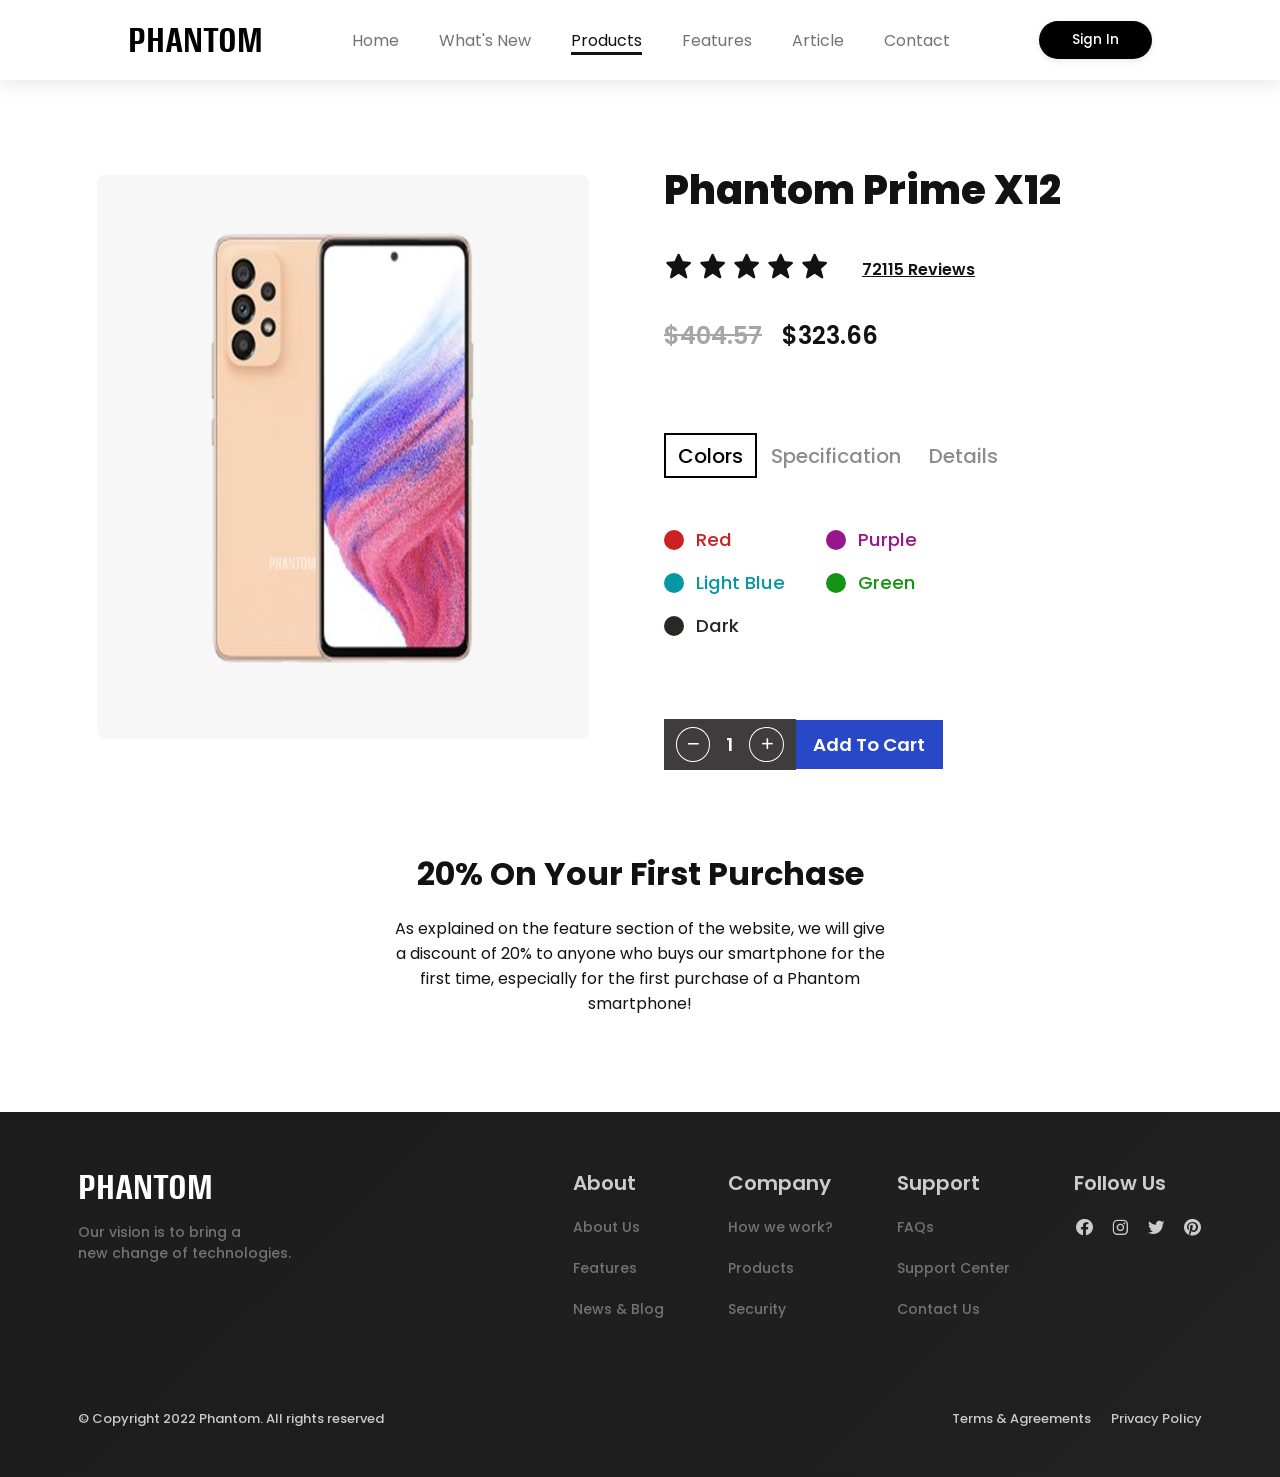
<file: Assets/pages/buy-pages/buy-7.html>
<!DOCTYPE html>
<html lang="en">
  <head>
    <meta charset="UTF-8" />
    <meta http-equiv="X-UA-Compatible" content="IE=edge" />
    <meta name="viewport" content="width=device-width, initial-scale=1.0" />
    <!-- ========== Favicon Image========== -->
    <link rel="shortcut icon" href="../../Images/favicon.png" type="image/x-icon" />
    <!-- ========== Box Icons CDN ========== -->
    <link href="https://unpkg.com/boxicons@2.1.2/css/boxicons.min.css" rel="stylesheet" />

    <!-- ========== Custom Styling ========== -->
    <link rel="stylesheet" href="../../Styles/index.css" />
    <title>Cart | Phantom Phone</title>
  </head>
  <body>
    <!-- ========== Header ========== -->
    <header class="header header-scrolled" id="header">
      <nav class="navbar">
        <i class="bx bx-menu toggle__menu" id="toggle-menu"></i>

        <a href="../../../index.html" class="navbar__logo"> PHANTOM </a>

        <div class="navbar__menu">
          <ul class="navbar__container">
            <li class="navbar__item">
              <a href="../../../index.html" class="navbar__link">
                <span>Home</span>
                <i class="bx bxs-home"></i>
              </a>
            </li>
            <li class="navbar__item">
              <a href="../../../index.html#about" class="navbar__link">
                <span>What's New</span>
                <i class="bx bxs-megaphone"></i>
              </a>
            </li>
            <li class="navbar__item">
              <a href="../../../index.html#products" class="navbar__link active-link">
                <span>Products</span>
                <i class="bx bxs-shopping-bag"></i>
              </a>
            </li>
            <li class="navbar__item">
              <a href="../../../index.html#features" class="navbar__link">
                <span>Features</span>
                <i class="bx bxs-devices"></i>
              </a>
            </li>
            <li class="navbar__item">
              <a href="../../../index.html#article" class="navbar__link">
                <span>Article</span>
                <i class="bx bxs-news"></i>
              </a>
            </li>
            <li class="navbar__item">
              <a href="../../../index.html#contact" class="navbar__link">
                <span>Contact</span>
                <i class="bx bxs-phone"></i>
              </a>
            </li>
          </ul>
        </div>

        <a href="../login-pages/login.html" class="button navbar__button">Sign In</a>
      </nav>
    </header>

    <!-- ========== Cart ========== -->
    <section class="cart section" id="cart">
      <div class="cart__container container grid">
        <div class="cart__images">
          <img src="../../Images/buy-7.png" alt="Cart Images" />
        </div>

        <div class="cart__content">
          <div class="cart__header">
            <h1 class="cart__header-title">Phantom Prime X12</h1>
            <div class="cart__header-reviews">
              <div class="cart__stars">
                <i class="bx bxs-star"></i>
                <i class="bx bxs-star"></i>
                <i class="bx bxs-star"></i>
                <i class="bx bxs-star"></i>
                <i class="bx bxs-star"></i>
              </div>
              <span class="cart__review-title"></span>
            </div>
            <div class="cart__prices">
              <h2 class="cart__prices-before" id="prices-before">$404.57</h2>
              <h2 class="cart__prices-after" id="prices-after">$323.66</h2>
            </div>
          </div>

          <div class="cart__options">
            <button class="cart__option-button active-option" id="color-button">Colors</button>
            <button class="cart__option-button" id="spec-button">Specification</button>
            <button class="cart__option-button" id="details-button">Details</button>
          </div>

          <div class="cart__color" id="cart-color">
            <span class="red">
              <span></span>
              Red
            </span>
            <span class="purple">
              <span></span>
              Purple
            </span>
            <span class="lightblue">
              <span></span>
              Light Blue
            </span>
            <span class="green">
              <span></span>
              Green
            </span>
            <span class="dark">
              <span></span>
              Dark
            </span>
          </div>

          <div class="cart__spec" id="cart-spec">
            <div>
              <h3 class="cart__spec-title">RAM :</h3>
              <div class="cart__spec-options">
                <div class="cart__spec-option active-spec">6</div>
                <div class="cart__spec-option">8</div>
                <div class="cart__spec-option">12</div>
                <div class="cart__spec-option">16</div>
              </div>
            </div>
            <div>
              <h3 class="cart__spec-title">Storage :</h3>
              <div class="cart__spec-options">
                <div class="cart__spec-option active-spec">64</div>
                <div class="cart__spec-option">128</div>
                <div class="cart__spec-option">256</div>
                <div class="cart__spec-option">512</div>
              </div>
            </div>
          </div>

          <div class="cart__details" id="cart-details">
            <p>Most powerfull with high performance makes your gaming experiences is more enjoyable</p>
          </div>

          <div class="cart__result">
            <h2></h2>
          </div>

          <div class="cart__add">
            <button class="cart__add-quantity">
              <i class="bx bx-minus" onclick="decreaseQuantity()"></i>
              <div id="display">1</div>
              <i class="bx bx-plus" onclick="increaseQuantity()"></i>
            </button>
            <button class="cart__add-button" onclick="cartResultText()">Add To Cart</button>
          </div>
        </div>
      </div>

      <div class="cart__description">
        <h1 class="cart__description-title">20% On Your First Purchase</h1>
        <p class="card__description-text">
          As explained on the feature section of the website, we will give a discount of 20% to anyone who buys our smartphone for the first time, especially for the first purchase of a Phantom smartphone!
        </p>
      </div>
    </section>

    <!--==================== Footer ====================-->
    <footer class="footer section">
      <div class="footer__container container grid">
        <div class="footer__text-container">
          <a href="#" class="footer__logo">PHANTOM</a>
          <p class="footer__description">
            Our vision is to bring a <br />
            new change of technologies.
          </p>
        </div>

        <div class="footer__content">
          <div>
            <h3 class="footer__title">About</h3>

            <ul class="footer__links">
              <li class="footer__item">
                <a href="#" class="footer__link">About Us</a>
              </li>
              <li class="footer__item">
                <a href="#" class="footer__link">Features</a>
              </li>
              <li class="footer__item">
                <a href="#" class="footer__link">News & Blog</a>
              </li>
            </ul>
          </div>

          <div>
            <h3 class="footer__title">Company</h3>

            <ul class="footer__links">
              <li class="footer__item">
                <a href="#" class="footer__link">How we work?</a>
              </li>
              <li class="footer__item">
                <a href="#" class="footer__link">Products</a>
              </li>
              <li class="footer__item">
                <a href="#" class="footer__link">Security</a>
              </li>
            </ul>
          </div>

          <div>
            <h3 class="footer__title">Support</h3>

            <ul class="footer__links">
              <li class="footer__item">
                <a href="#" class="footer__link">FAQs</a>
              </li>
              <li class="footer__item">
                <a href="#" class="footer__link">Support Center</a>
              </li>
              <li class="footer__item">
                <a href="#" class="footer__link">Contact Us</a>
              </li>
            </ul>
          </div>

          <div>
            <h3 class="footer__title">Follow Us</h3>

            <ul class="footer__socials">
              <li class="footer__item">
                <a href="https://www.facebook.com/" target="_blank" class="footer__social-link">
                  <i class="bx bxl-facebook-circle"></i>
                </a>
              </li>
              <li class="footer__item">
                <a href="https://www.instagram.com/" target="_blank" class="footer__social-link">
                  <i class="bx bxl-instagram"></i>
                </a>
              </li>
              <li class="footer__item">
                <a href="https://www.twitter.com/" target="_blank" class="footer__social-link">
                  <i class="bx bxl-twitter"></i>
                </a>
              </li>
              <li class="footer__item">
                <a href="https://www.pinterest.com/" target="_blank" class="footer__social-link">
                  <i class="bx bxl-pinterest"></i>
                </a>
              </li>
            </ul>
          </div>
        </div>
      </div>

      <div class="footer__info container">
        <span class="footer__copyright"> &copy; Copyright 2022 Phantom. All rights reserved </span>

        <div class="footer__privacy">
          <a href="#">Terms & Agreements</a>
          <a href="#">Privacy Policy</a>
        </div>
      </div>
    </footer>

    <script>
      /*=============== Declare DOM ===============*/
      const cartColor = document.getElementById("cart-color");
      const cartSpec = document.getElementById("cart-spec");
      const cartDetails = document.getElementById("cart-details");
      const colorButton = document.getElementById("color-button");
      const specButton = document.getElementById("spec-button");
      const detailsButton = document.getElementById("details-button");
      const plusButton = document.getElementById("plus");
      const minusButton = document.getElementById("minus");
      const displayQuantity = document.getElementById("display");
      const priceBeforeDisplay = document.getElementById("prices-before");
      const pricesAfterDisplay = document.getElementById("prices-after");
      const specOptions1 = document.querySelectorAll(".cart__spec-option-1");
      const specOptions2 = document.querySelectorAll(".cart__spec-option-2");
      const cartReview = document.querySelector(".cart__review-title");
      const cartResult = document.querySelector(".cart__result h2");

      /*=============== Declare Changeable Value ===============*/
      let quantityValue = 1;
      let priceBefore = 404.57;
      let priceAfter = priceBefore - (priceBefore * 20) / 100;

      /*=============== Switching to Color Options ===============*/
      colorButton.addEventListener("click", () => {
        specButton.classList.remove("active-option");
        detailsButton.classList.remove("active-option");
        colorButton.classList.add("active-option");

        cartDetails.style.display = "none";
        cartSpec.style.display = "none";
        cartColor.style.display = "grid";
      });

      /*=============== Switching to Specifications Options ===============*/
      specButton.addEventListener("click", () => {
        colorButton.classList.remove("active-option");
        detailsButton.classList.remove("active-option");
        specButton.classList.add("active-option");

        cartDetails.style.display = "none";
        cartColor.style.display = "none";
        cartSpec.style.display = "flex";
      });

      /*=============== Switching to Specifications Options ===============*/
      detailsButton.addEventListener("click", () => {
        specButton.classList.remove("active-option");
        colorButton.classList.remove("active-option");
        detailsButton.classList.add("active-option");

        cartColor.style.display = "none";
        cartSpec.style.display = "none";
        cartDetails.style.display = "block";
      });

      /*=============== Increase Price and Amount ===============*/
      function increaseQuantity() {
        quantityValue++;

        displayQuantity.innerHTML = quantityValue;
        priceBeforeDisplay.innerHTML = "$" + (priceBefore * quantityValue).toFixed(2);
        pricesAfterDisplay.innerHTML = "$" + (priceAfter * quantityValue).toFixed(2);
      }

      /*=============== Decrease Price and Amount ===============*/
      function decreaseQuantity() {
        quantityValue === 0 ? quantityValue : quantityValue--;

        displayQuantity.innerHTML = quantityValue;
        priceBeforeDisplay.innerHTML = "$" + (priceBefore * quantityValue).toFixed(2);
        pricesAfterDisplay.innerHTML = "$" + (priceAfter * quantityValue).toFixed(2);
      }

      /*=============== Make Dummy Views ===============*/
      cartReview.innerHTML = Math.floor(Math.random() * 100000) + " Reviews";

      /*=============== Adding Result Text After Click "Add To Cart"===============*/
      function cartResultText() {
        if (quantityValue === 0) {
          cartResult.textContent = "lu olang mau serius beli? atau oe hantam lu punya lan chiao";
          cartResult.classList.remove("green");
          cartResult.classList.add("red");
          setTimeout(() => {
            cartResult.textContent = "";
          }, 3000);
        } else {
          cartResult.textContent = "Congratulations! Successed Adding Your Items Into Cart";
          cartResult.classList.remove("red");
          cartResult.classList.add("green");
          setTimeout(() => {
            cartResult.textContent = "";
          }, 3000);
        }
      }
    </script>
  </body>
</html>
</file>
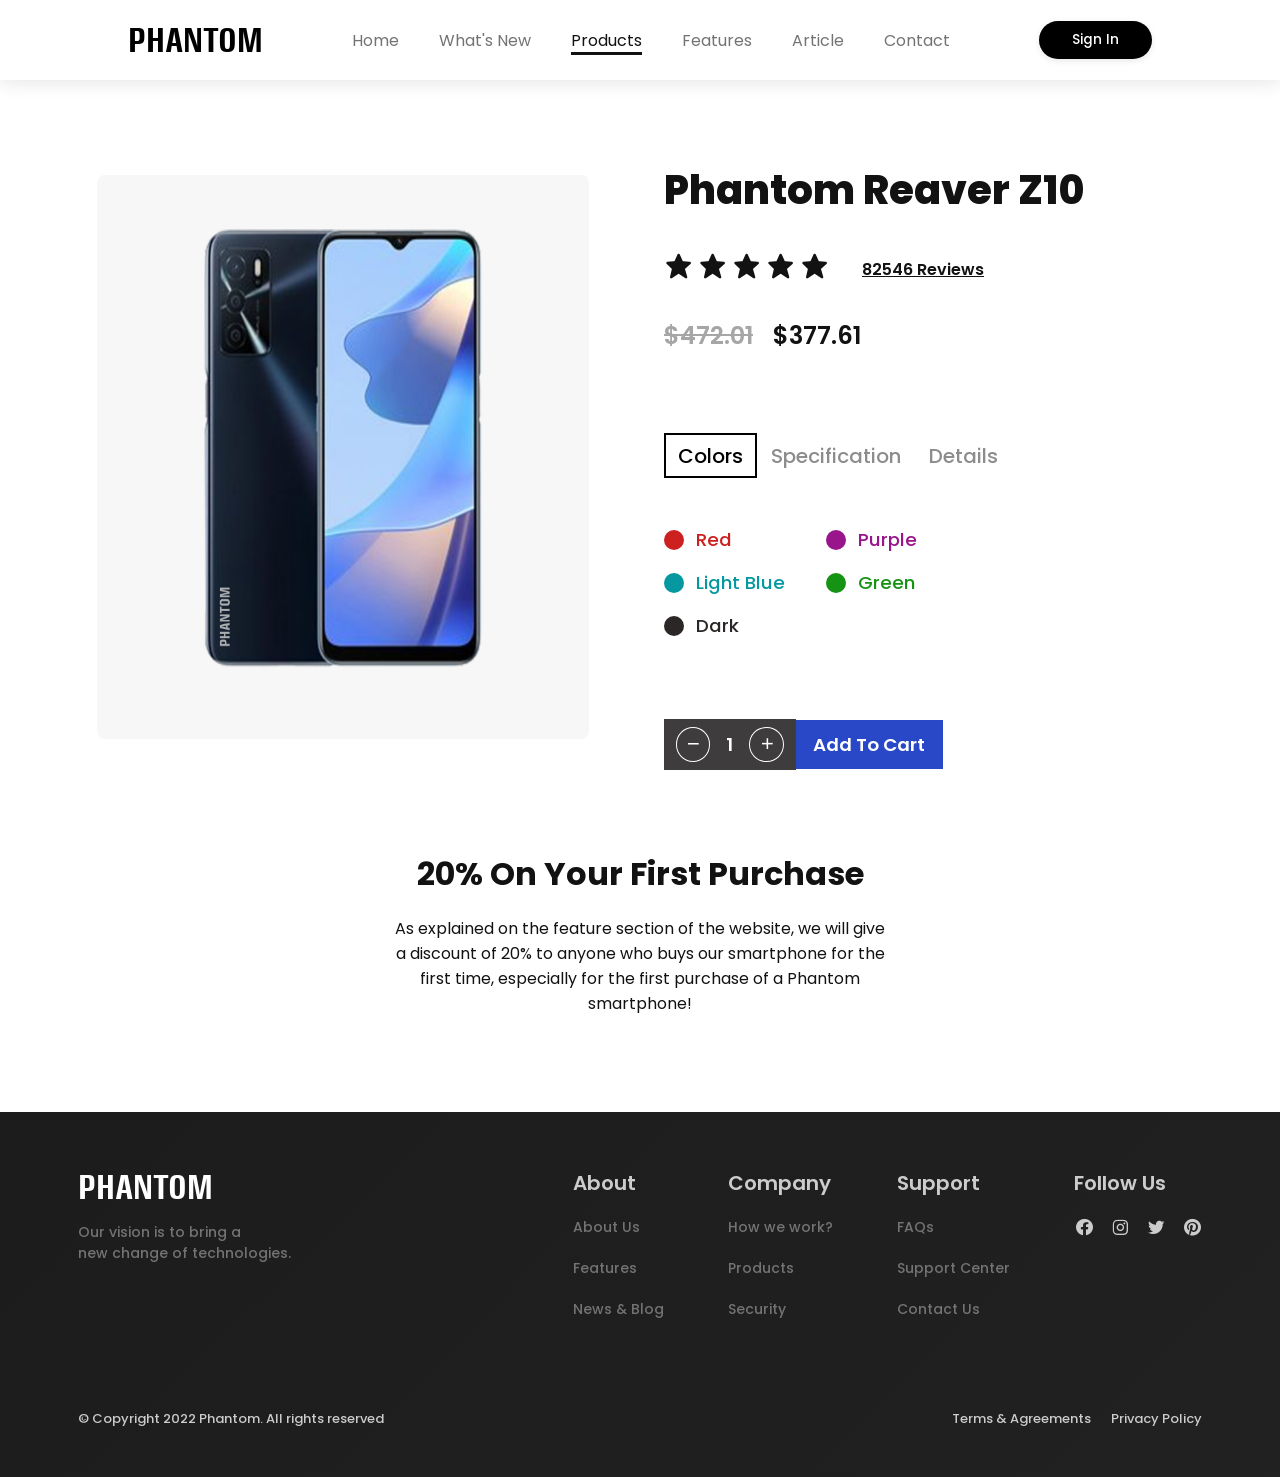
<file: Assets/pages/buy-pages/buy-8.html>
<!DOCTYPE html>
<html lang="en">
  <head>
    <meta charset="UTF-8" />
    <meta http-equiv="X-UA-Compatible" content="IE=edge" />
    <meta name="viewport" content="width=device-width, initial-scale=1.0" />
    <!-- ========== Favicon Image========== -->
    <link rel="shortcut icon" href="../../Images/favicon.png" type="image/x-icon" />
    <!-- ========== Box Icons CDN ========== -->
    <link href="https://unpkg.com/boxicons@2.1.2/css/boxicons.min.css" rel="stylesheet" />

    <!-- ========== Custom Styling ========== -->
    <link rel="stylesheet" href="../../Styles/index.css" />
    <title>Cart | Phantom Phone</title>
  </head>
  <body>
    <!-- ========== Header ========== -->
    <header class="header header-scrolled" id="header">
      <nav class="navbar">
        <i class="bx bx-menu toggle__menu" id="toggle-menu"></i>

        <a href="../../../index.html" class="navbar__logo"> PHANTOM </a>

        <div class="navbar__menu">
          <ul class="navbar__container">
            <li class="navbar__item">
              <a href="../../../index.html" class="navbar__link">
                <span>Home</span>
                <i class="bx bxs-home"></i>
              </a>
            </li>
            <li class="navbar__item">
              <a href="../../../index.html#about" class="navbar__link">
                <span>What's New</span>
                <i class="bx bxs-megaphone"></i>
              </a>
            </li>
            <li class="navbar__item">
              <a href="../../../index.html#products" class="navbar__link active-link">
                <span>Products</span>
                <i class="bx bxs-shopping-bag"></i>
              </a>
            </li>
            <li class="navbar__item">
              <a href="../../../index.html#features" class="navbar__link">
                <span>Features</span>
                <i class="bx bxs-devices"></i>
              </a>
            </li>
            <li class="navbar__item">
              <a href="../../../index.html#article" class="navbar__link">
                <span>Article</span>
                <i class="bx bxs-news"></i>
              </a>
            </li>
            <li class="navbar__item">
              <a href="../../../index.html#contact" class="navbar__link">
                <span>Contact</span>
                <i class="bx bxs-phone"></i>
              </a>
            </li>
          </ul>
        </div>

        <a href="../login-pages/login.html" class="button navbar__button">Sign In</a>
      </nav>
    </header>

    <!-- ========== Cart ========== -->
    <section class="cart section" id="cart">
      <div class="cart__container container grid">
        <div class="cart__images">
          <img src="../../Images/buy-8.png" alt="Cart Images" />
        </div>

        <div class="cart__content">
          <div class="cart__header">
            <h1 class="cart__header-title">Phantom Reaver Z10</h1>
            <div class="cart__header-reviews">
              <div class="cart__stars">
                <i class="bx bxs-star"></i>
                <i class="bx bxs-star"></i>
                <i class="bx bxs-star"></i>
                <i class="bx bxs-star"></i>
                <i class="bx bxs-star"></i>
              </div>
              <span class="cart__review-title"></span>
            </div>
            <div class="cart__prices">
              <h2 class="cart__prices-before" id="prices-before">$472.01</h2>
              <h2 class="cart__prices-after" id="prices-after">$377.61</h2>
            </div>
          </div>

          <div class="cart__options">
            <button class="cart__option-button active-option" id="color-button">Colors</button>
            <button class="cart__option-button" id="spec-button">Specification</button>
            <button class="cart__option-button" id="details-button">Details</button>
          </div>

          <div class="cart__color" id="cart-color">
            <span class="red">
              <span></span>
              Red
            </span>
            <span class="purple">
              <span></span>
              Purple
            </span>
            <span class="lightblue">
              <span></span>
              Light Blue
            </span>
            <span class="green">
              <span></span>
              Green
            </span>
            <span class="dark">
              <span></span>
              Dark
            </span>
          </div>

          <div class="cart__spec" id="cart-spec">
            <div>
              <h3 class="cart__spec-title">RAM :</h3>
              <div class="cart__spec-options">
                <div class="cart__spec-option active-spec">6</div>
                <div class="cart__spec-option">8</div>
                <div class="cart__spec-option">12</div>
                <div class="cart__spec-option">16</div>
              </div>
            </div>
            <div>
              <h3 class="cart__spec-title">Storage :</h3>
              <div class="cart__spec-options">
                <div class="cart__spec-option active-spec">64</div>
                <div class="cart__spec-option">128</div>
                <div class="cart__spec-option">256</div>
                <div class="cart__spec-option">512</div>
              </div>
            </div>
          </div>

          <div class="cart__details" id="cart-details">
            <p>Most popular Gaming Phones with high processor performance and smooth refresh rate screen</p>
          </div>

          <div class="cart__result">
            <h2></h2>
          </div>

          <div class="cart__add">
            <button class="cart__add-quantity">
              <i class="bx bx-minus" onclick="decreaseQuantity()"></i>
              <div id="display">1</div>
              <i class="bx bx-plus" onclick="increaseQuantity()"></i>
            </button>
            <button class="cart__add-button" onclick="cartResultText()">Add To Cart</button>
          </div>
        </div>
      </div>

      <div class="cart__description">
        <h1 class="cart__description-title">20% On Your First Purchase</h1>
        <p class="card__description-text">
          As explained on the feature section of the website, we will give a discount of 20% to anyone who buys our smartphone for the first time, especially for the first purchase of a Phantom smartphone!
        </p>
      </div>
    </section>

    <!--==================== Footer ====================-->
    <footer class="footer section">
      <div class="footer__container container grid">
        <div class="footer__text-container">
          <a href="#" class="footer__logo">PHANTOM</a>
          <p class="footer__description">
            Our vision is to bring a <br />
            new change of technologies.
          </p>
        </div>

        <div class="footer__content">
          <div>
            <h3 class="footer__title">About</h3>

            <ul class="footer__links">
              <li class="footer__item">
                <a href="#" class="footer__link">About Us</a>
              </li>
              <li class="footer__item">
                <a href="#" class="footer__link">Features</a>
              </li>
              <li class="footer__item">
                <a href="#" class="footer__link">News & Blog</a>
              </li>
            </ul>
          </div>

          <div>
            <h3 class="footer__title">Company</h3>

            <ul class="footer__links">
              <li class="footer__item">
                <a href="#" class="footer__link">How we work?</a>
              </li>
              <li class="footer__item">
                <a href="#" class="footer__link">Products</a>
              </li>
              <li class="footer__item">
                <a href="#" class="footer__link">Security</a>
              </li>
            </ul>
          </div>

          <div>
            <h3 class="footer__title">Support</h3>

            <ul class="footer__links">
              <li class="footer__item">
                <a href="#" class="footer__link">FAQs</a>
              </li>
              <li class="footer__item">
                <a href="#" class="footer__link">Support Center</a>
              </li>
              <li class="footer__item">
                <a href="#" class="footer__link">Contact Us</a>
              </li>
            </ul>
          </div>

          <div>
            <h3 class="footer__title">Follow Us</h3>

            <ul class="footer__socials">
              <li class="footer__item">
                <a href="https://www.facebook.com/" target="_blank" class="footer__social-link">
                  <i class="bx bxl-facebook-circle"></i>
                </a>
              </li>
              <li class="footer__item">
                <a href="https://www.instagram.com/" target="_blank" class="footer__social-link">
                  <i class="bx bxl-instagram"></i>
                </a>
              </li>
              <li class="footer__item">
                <a href="https://www.twitter.com/" target="_blank" class="footer__social-link">
                  <i class="bx bxl-twitter"></i>
                </a>
              </li>
              <li class="footer__item">
                <a href="https://www.pinterest.com/" target="_blank" class="footer__social-link">
                  <i class="bx bxl-pinterest"></i>
                </a>
              </li>
            </ul>
          </div>
        </div>
      </div>

      <div class="footer__info container">
        <span class="footer__copyright"> &copy; Copyright 2022 Phantom. All rights reserved </span>

        <div class="footer__privacy">
          <a href="#">Terms & Agreements</a>
          <a href="#">Privacy Policy</a>
        </div>
      </div>
    </footer>

    <script>
      /*=============== Declare DOM ===============*/
      const cartColor = document.getElementById("cart-color");
      const cartSpec = document.getElementById("cart-spec");
      const cartDetails = document.getElementById("cart-details");
      const colorButton = document.getElementById("color-button");
      const specButton = document.getElementById("spec-button");
      const detailsButton = document.getElementById("details-button");
      const plusButton = document.getElementById("plus");
      const minusButton = document.getElementById("minus");
      const displayQuantity = document.getElementById("display");
      const priceBeforeDisplay = document.getElementById("prices-before");
      const pricesAfterDisplay = document.getElementById("prices-after");
      const specOptions1 = document.querySelectorAll(".cart__spec-option-1");
      const specOptions2 = document.querySelectorAll(".cart__spec-option-2");
      const cartReview = document.querySelector(".cart__review-title");
      const cartResult = document.querySelector(".cart__result h2");

      /*=============== Declare Changeable Value ===============*/
      let quantityValue = 1;
      let priceBefore = 472.01;
      let priceAfter = priceBefore - (priceBefore * 20) / 100;

      /*=============== Switching to Color Options ===============*/
      colorButton.addEventListener("click", () => {
        specButton.classList.remove("active-option");
        detailsButton.classList.remove("active-option");
        colorButton.classList.add("active-option");

        cartDetails.style.display = "none";
        cartSpec.style.display = "none";
        cartColor.style.display = "grid";
      });

      /*=============== Switching to Specifications Options ===============*/
      specButton.addEventListener("click", () => {
        colorButton.classList.remove("active-option");
        detailsButton.classList.remove("active-option");
        specButton.classList.add("active-option");

        cartDetails.style.display = "none";
        cartColor.style.display = "none";
        cartSpec.style.display = "flex";
      });

      /*=============== Switching to Specifications Options ===============*/
      detailsButton.addEventListener("click", () => {
        specButton.classList.remove("active-option");
        colorButton.classList.remove("active-option");
        detailsButton.classList.add("active-option");

        cartColor.style.display = "none";
        cartSpec.style.display = "none";
        cartDetails.style.display = "block";
      });

      /*=============== Increase Price and Amount ===============*/
      function increaseQuantity() {
        quantityValue++;

        displayQuantity.innerHTML = quantityValue;
        priceBeforeDisplay.innerHTML = "$" + (priceBefore * quantityValue).toFixed(2);
        pricesAfterDisplay.innerHTML = "$" + (priceAfter * quantityValue).toFixed(2);
      }

      /*=============== Decrease Price and Amount ===============*/
      function decreaseQuantity() {
        quantityValue === 0 ? quantityValue : quantityValue--;

        displayQuantity.innerHTML = quantityValue;
        priceBeforeDisplay.innerHTML = "$" + (priceBefore * quantityValue).toFixed(2);
        pricesAfterDisplay.innerHTML = "$" + (priceAfter * quantityValue).toFixed(2);
      }

      /*=============== Make Dummy Views ===============*/
      cartReview.innerHTML = Math.floor(Math.random() * 100000) + " Reviews";

      /*=============== Adding Result Text After Click "Add To Cart"===============*/
      function cartResultText() {
        if (quantityValue === 0) {
          cartResult.textContent = "lu olang mau serius beli? atau oe hantam lu punya lan chiao";
          cartResult.classList.remove("green");
          cartResult.classList.add("red");
          setTimeout(() => {
            cartResult.textContent = "";
          }, 3000);
        } else {
          cartResult.textContent = "Congratulations! Successed Adding Your Items Into Cart";
          cartResult.classList.remove("red");
          cartResult.classList.add("green");
          setTimeout(() => {
            cartResult.textContent = "";
          }, 3000);
        }
      }
    </script>
  </body>
</html>
</file>
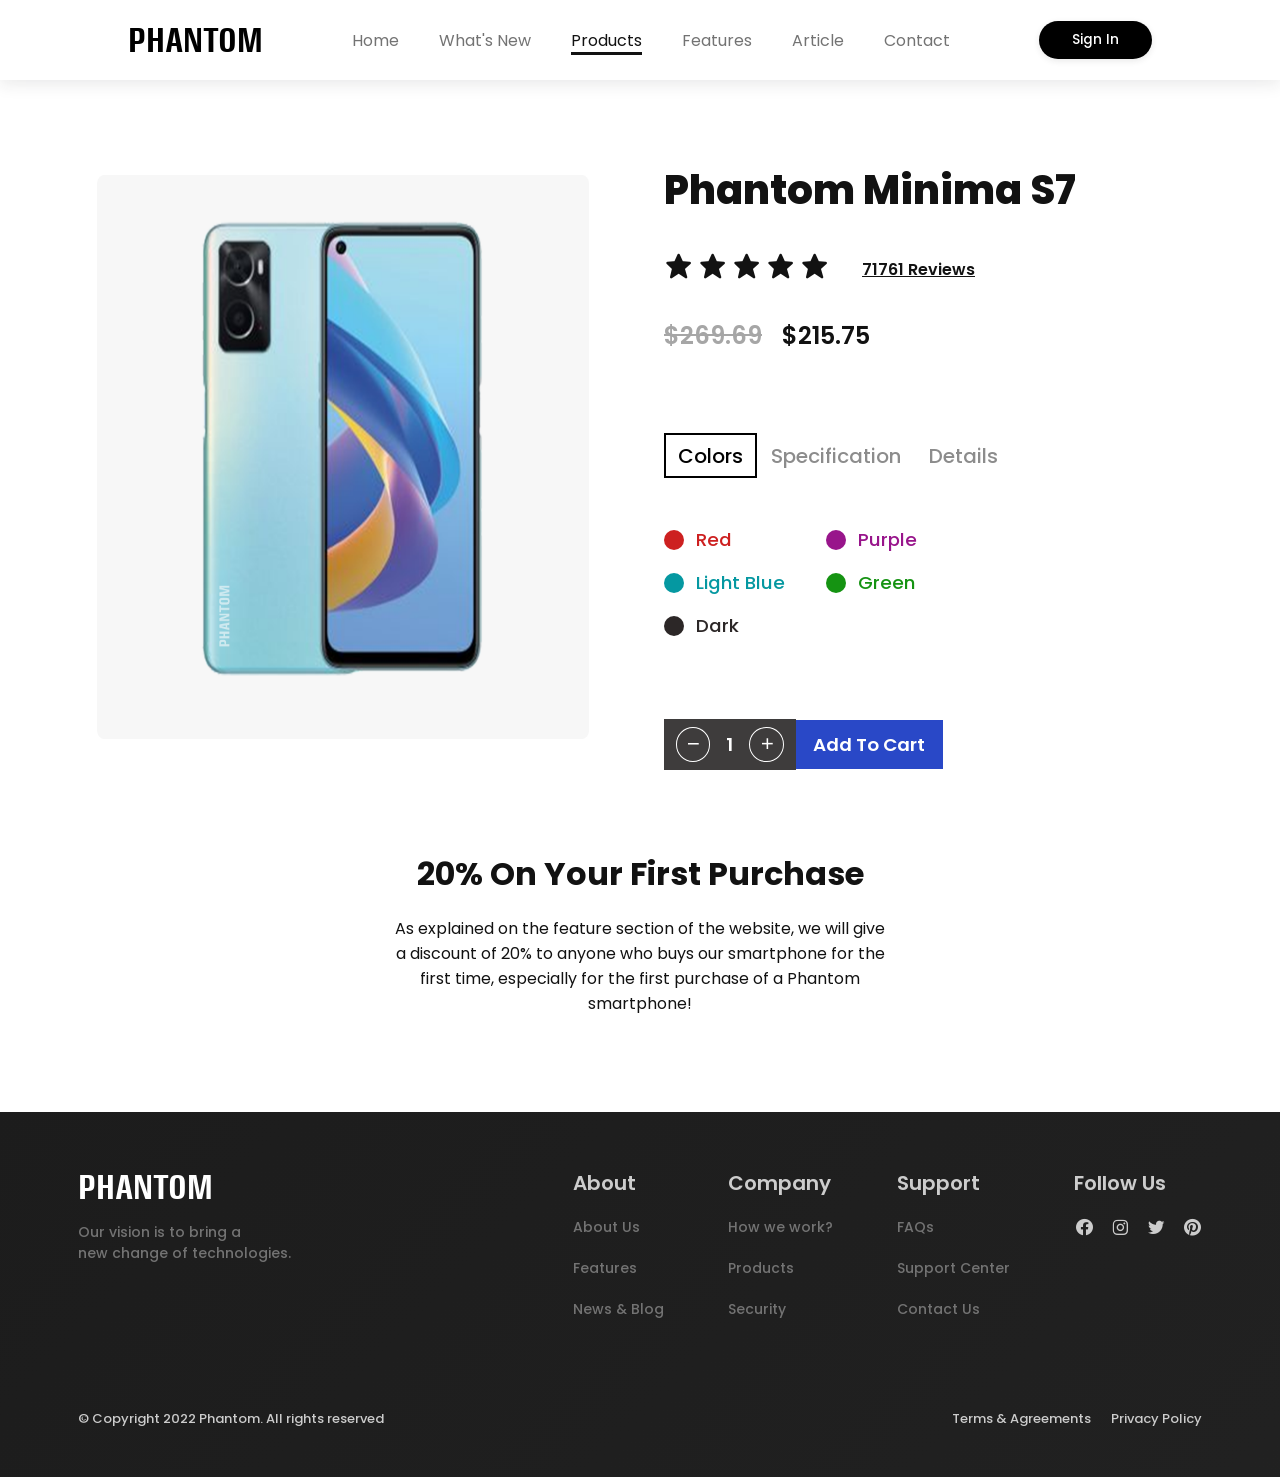
<file: Assets/pages/buy-pages/buy-9.html>
<!DOCTYPE html>
<html lang="en">
  <head>
    <meta charset="UTF-8" />
    <meta http-equiv="X-UA-Compatible" content="IE=edge" />
    <meta name="viewport" content="width=device-width, initial-scale=1.0" />
    <!-- ========== Favicon Image========== -->
    <link rel="shortcut icon" href="../../Images/favicon.png" type="image/x-icon" />
    <!-- ========== Box Icons CDN ========== -->
    <link href="https://unpkg.com/boxicons@2.1.2/css/boxicons.min.css" rel="stylesheet" />

    <!-- ========== Custom Styling ========== -->
    <link rel="stylesheet" href="../../Styles/index.css" />
    <title>Cart | Phantom Phone</title>
  </head>
  <body>
    <!-- ========== Header ========== -->
    <header class="header header-scrolled" id="header">
      <nav class="navbar">
        <i class="bx bx-menu toggle__menu" id="toggle-menu"></i>

        <a href="../../../index.html" class="navbar__logo"> PHANTOM </a>

        <div class="navbar__menu">
          <ul class="navbar__container">
            <li class="navbar__item">
              <a href="../../../index.html" class="navbar__link">
                <span>Home</span>
                <i class="bx bxs-home"></i>
              </a>
            </li>
            <li class="navbar__item">
              <a href="../../../index.html#about" class="navbar__link">
                <span>What's New</span>
                <i class="bx bxs-megaphone"></i>
              </a>
            </li>
            <li class="navbar__item">
              <a href="../../../index.html#products" class="navbar__link active-link">
                <span>Products</span>
                <i class="bx bxs-shopping-bag"></i>
              </a>
            </li>
            <li class="navbar__item">
              <a href="../../../index.html#features" class="navbar__link">
                <span>Features</span>
                <i class="bx bxs-devices"></i>
              </a>
            </li>
            <li class="navbar__item">
              <a href="../../../index.html#article" class="navbar__link">
                <span>Article</span>
                <i class="bx bxs-news"></i>
              </a>
            </li>
            <li class="navbar__item">
              <a href="../../../index.html#contact" class="navbar__link">
                <span>Contact</span>
                <i class="bx bxs-phone"></i>
              </a>
            </li>
          </ul>
        </div>

        <a href="../login-pages/login.html" class="button navbar__button">Sign In</a>
      </nav>
    </header>

    <!-- ========== Cart ========== -->
    <section class="cart section" id="cart">
      <div class="cart__container container grid">
        <div class="cart__images">
          <img src="../../Images/buy-9.png" alt="Cart Images" />
        </div>

        <div class="cart__content">
          <div class="cart__header">
            <h1 class="cart__header-title">Phantom Minima S7</h1>
            <div class="cart__header-reviews">
              <div class="cart__stars">
                <i class="bx bxs-star"></i>
                <i class="bx bxs-star"></i>
                <i class="bx bxs-star"></i>
                <i class="bx bxs-star"></i>
                <i class="bx bxs-star"></i>
              </div>
              <span class="cart__review-title"></span>
            </div>
            <div class="cart__prices">
              <h2 class="cart__prices-before" id="prices-before">$269.69</h2>
              <h2 class="cart__prices-after" id="prices-after">$215.75</h2>
            </div>
          </div>

          <div class="cart__options">
            <button class="cart__option-button active-option" id="color-button">Colors</button>
            <button class="cart__option-button" id="spec-button">Specification</button>
            <button class="cart__option-button" id="details-button">Details</button>
          </div>

          <div class="cart__color" id="cart-color">
            <span class="red">
              <span></span>
              Red
            </span>
            <span class="purple">
              <span></span>
              Purple
            </span>
            <span class="lightblue">
              <span></span>
              Light Blue
            </span>
            <span class="green">
              <span></span>
              Green
            </span>
            <span class="dark">
              <span></span>
              Dark
            </span>
          </div>

          <div class="cart__spec" id="cart-spec">
            <div>
              <h3 class="cart__spec-title">RAM :</h3>
              <div class="cart__spec-options">
                <div class="cart__spec-option active-spec">6</div>
                <div class="cart__spec-option">8</div>
                <div class="cart__spec-option">12</div>
                <div class="cart__spec-option">16</div>
              </div>
            </div>
            <div>
              <h3 class="cart__spec-title">Storage :</h3>
              <div class="cart__spec-options">
                <div class="cart__spec-option active-spec">64</div>
                <div class="cart__spec-option">128</div>
                <div class="cart__spec-option">256</div>
                <div class="cart__spec-option">512</div>
              </div>
            </div>
          </div>

          <div class="cart__details" id="cart-details">
            <p>Introducing Smartphone with the most powerfull camera and smooth screen</p>
          </div>

          <div class="cart__result">
            <h2></h2>
          </div>

          <div class="cart__add">
            <button class="cart__add-quantity">
              <i class="bx bx-minus" onclick="decreaseQuantity()"></i>
              <div id="display">1</div>
              <i class="bx bx-plus" onclick="increaseQuantity()"></i>
            </button>
            <button class="cart__add-button" onclick="cartResultText()">Add To Cart</button>
          </div>
        </div>
      </div>

      <div class="cart__description">
        <h1 class="cart__description-title">20% On Your First Purchase</h1>
        <p class="card__description-text">
          As explained on the feature section of the website, we will give a discount of 20% to anyone who buys our smartphone for the first time, especially for the first purchase of a Phantom smartphone!
        </p>
      </div>
    </section>

    <!--==================== Footer ====================-->
    <footer class="footer section">
      <div class="footer__container container grid">
        <div class="footer__text-container">
          <a href="#" class="footer__logo">PHANTOM</a>
          <p class="footer__description">
            Our vision is to bring a <br />
            new change of technologies.
          </p>
        </div>

        <div class="footer__content">
          <div>
            <h3 class="footer__title">About</h3>

            <ul class="footer__links">
              <li class="footer__item">
                <a href="#" class="footer__link">About Us</a>
              </li>
              <li class="footer__item">
                <a href="#" class="footer__link">Features</a>
              </li>
              <li class="footer__item">
                <a href="#" class="footer__link">News & Blog</a>
              </li>
            </ul>
          </div>

          <div>
            <h3 class="footer__title">Company</h3>

            <ul class="footer__links">
              <li class="footer__item">
                <a href="#" class="footer__link">How we work?</a>
              </li>
              <li class="footer__item">
                <a href="#" class="footer__link">Products</a>
              </li>
              <li class="footer__item">
                <a href="#" class="footer__link">Security</a>
              </li>
            </ul>
          </div>

          <div>
            <h3 class="footer__title">Support</h3>

            <ul class="footer__links">
              <li class="footer__item">
                <a href="#" class="footer__link">FAQs</a>
              </li>
              <li class="footer__item">
                <a href="#" class="footer__link">Support Center</a>
              </li>
              <li class="footer__item">
                <a href="#" class="footer__link">Contact Us</a>
              </li>
            </ul>
          </div>

          <div>
            <h3 class="footer__title">Follow Us</h3>

            <ul class="footer__socials">
              <li class="footer__item">
                <a href="https://www.facebook.com/" target="_blank" class="footer__social-link">
                  <i class="bx bxl-facebook-circle"></i>
                </a>
              </li>
              <li class="footer__item">
                <a href="https://www.instagram.com/" target="_blank" class="footer__social-link">
                  <i class="bx bxl-instagram"></i>
                </a>
              </li>
              <li class="footer__item">
                <a href="https://www.twitter.com/" target="_blank" class="footer__social-link">
                  <i class="bx bxl-twitter"></i>
                </a>
              </li>
              <li class="footer__item">
                <a href="https://www.pinterest.com/" target="_blank" class="footer__social-link">
                  <i class="bx bxl-pinterest"></i>
                </a>
              </li>
            </ul>
          </div>
        </div>
      </div>

      <div class="footer__info container">
        <span class="footer__copyright"> &copy; Copyright 2022 Phantom. All rights reserved </span>

        <div class="footer__privacy">
          <a href="#">Terms & Agreements</a>
          <a href="#">Privacy Policy</a>
        </div>
      </div>
    </footer>

    <script>
      /*=============== Declare DOM ===============*/
      const cartColor = document.getElementById("cart-color");
      const cartSpec = document.getElementById("cart-spec");
      const cartDetails = document.getElementById("cart-details");
      const colorButton = document.getElementById("color-button");
      const specButton = document.getElementById("spec-button");
      const detailsButton = document.getElementById("details-button");
      const plusButton = document.getElementById("plus");
      const minusButton = document.getElementById("minus");
      const displayQuantity = document.getElementById("display");
      const priceBeforeDisplay = document.getElementById("prices-before");
      const pricesAfterDisplay = document.getElementById("prices-after");
      const specOptions1 = document.querySelectorAll(".cart__spec-option-1");
      const specOptions2 = document.querySelectorAll(".cart__spec-option-2");
      const cartReview = document.querySelector(".cart__review-title");
      const cartResult = document.querySelector(".cart__result h2");

      /*=============== Declare Changeable Value ===============*/
      let quantityValue = 1;
      let priceBefore = 269.69;
      let priceAfter = priceBefore - (priceBefore * 20) / 100;

      /*=============== Switching to Color Options ===============*/
      colorButton.addEventListener("click", () => {
        specButton.classList.remove("active-option");
        detailsButton.classList.remove("active-option");
        colorButton.classList.add("active-option");

        cartDetails.style.display = "none";
        cartSpec.style.display = "none";
        cartColor.style.display = "grid";
      });

      /*=============== Switching to Specifications Options ===============*/
      specButton.addEventListener("click", () => {
        colorButton.classList.remove("active-option");
        detailsButton.classList.remove("active-option");
        specButton.classList.add("active-option");

        cartDetails.style.display = "none";
        cartColor.style.display = "none";
        cartSpec.style.display = "flex";
      });

      /*=============== Switching to Specifications Options ===============*/
      detailsButton.addEventListener("click", () => {
        specButton.classList.remove("active-option");
        colorButton.classList.remove("active-option");
        detailsButton.classList.add("active-option");

        cartColor.style.display = "none";
        cartSpec.style.display = "none";
        cartDetails.style.display = "block";
      });

      /*=============== Increase Price and Amount ===============*/
      function increaseQuantity() {
        quantityValue++;

        displayQuantity.innerHTML = quantityValue;
        priceBeforeDisplay.innerHTML = "$" + (priceBefore * quantityValue).toFixed(2);
        pricesAfterDisplay.innerHTML = "$" + (priceAfter * quantityValue).toFixed(2);
      }

      /*=============== Decrease Price and Amount ===============*/
      function decreaseQuantity() {
        quantityValue === 0 ? quantityValue : quantityValue--;

        displayQuantity.innerHTML = quantityValue;
        priceBeforeDisplay.innerHTML = "$" + (priceBefore * quantityValue).toFixed(2);
        pricesAfterDisplay.innerHTML = "$" + (priceAfter * quantityValue).toFixed(2);
      }

      /*=============== Make Dummy Views ===============*/
      cartReview.innerHTML = Math.floor(Math.random() * 100000) + " Reviews";

      /*=============== Adding Result Text After Click "Add To Cart"===============*/
      function cartResultText() {
        if (quantityValue === 0) {
          cartResult.textContent = "lu olang mau serius beli? atau oe hantam lu punya lan chiao";
          cartResult.classList.remove("green");
          cartResult.classList.add("red");
          setTimeout(() => {
            cartResult.textContent = "";
          }, 3000);
        } else {
          cartResult.textContent = "Congratulations! Successed Adding Your Items Into Cart";
          cartResult.classList.remove("red");
          cartResult.classList.add("green");
          setTimeout(() => {
            cartResult.textContent = "";
          }, 3000);
        }
      }
    </script>
  </body>
</html>
</file>
<file: Assets/Styles/index.css>
@import url("https://fonts.googleapis.com/css2?family=Montserrat:wght@300;400;500;600;700&family=Poppins:wght@300;400;500;600;700&display=swap");
@font-face {
  font-family: Phantom;
  src: url(../font-phantom/DDT\ W00\ Condensed\ SemiBold.ttf);
}

:root {
  --header-height: 5rem;

  /* ===== Blue Color Pallete ===== */
  /* --color-primary: hsl(241, 100%, 11%);
    --color-secondary: hsl(241, 100%, 11%);
    --color-accent: hsl(61, 100%, 53%);
    --color-white: hsl(0, 0%, 100%); */

  /* ===== Black Color Pallete ===== */
  --color-primary: hsl(0, 0%, 0%);
  --color-secondary: hsl(0, 0%, 7%);
  --color-accent: hsl(25, 83%, 53%);
  --color-white: hsl(0, 0%, 100%);
  --color-light: hsl(228, 15%, 50%);
  --color-light-alt: hsl(228, 99%, 98%);
  --color-dark-blue: hsl(228, 66%, 47%);

  /* ===== Font And Typography ===== */
  --body-font: "Poppins", sans-serif;
  --biggest-font-size: 4rem;
  --h1-font-size: 2.25rem;
  --h2-font-size: 1.5rem;
  --h3-font-size: 1.25rem;
  --normal-font-size: 1rem;
  --small-font-size: 0.875rem;
  --smaller-font-size: 0.813rem;

  /* ===== Font Weight ===== */
  --font-light: 300;
  --font-regular: 400;
  --font-medium: 500;
  --font-semi-bold: 600;
  --font-bold: 700;

  /* Z - Index */
  --z-tooltip: 10;
  --z-fixed: 100;
}

/* ========== General Styles ========== */

* {
  margin: 0;
  padding: 0;
  box-sizing: border-box;
}

html {
  scroll-behavior: smooth;
  scrollbar-width: none;
}

body {
  font-family: var(--body-font);
  font-size: var(--normal-font-size);
  background-color: var(--color-white);
  color: var(--color-secondary);
}

h1,
h2,
h3 {
  color: var(--color-secondary);
  font-weight: var(--font-semi-bold);
}

ul {
  list-style: none;
}

a {
  text-decoration: none;
}

img {
  max-width: 100%;
  height: auto;
}

input,
button {
  font-family: var(--body-font);
  outline: none;
  border: none;
}

.container {
  max-width: 1124px;
  margin-left: auto;
  margin-right: auto;
}

.grid {
  display: grid;
}

.flex {
  display: flex;
}

.section {
  padding: 7.5rem 0 1rem;
}

.section__subtitle,
.section__title,
.section__description {
  text-align: center;
}

.section__subtitle {
  color: var(--color-dark-blue);
  font-size: var(--font-medium);
  display: block;
}

.section__title {
  font-size: 2rem;
  margin-bottom: 1rem;
}

.section__description {
  margin: 0 auto;
  max-width: 550px;
  font-weight: var(--font-regular);
  margin-bottom: 3rem;
}

.main {
  overflow: hidden;
}

.button {
  padding: 0.75rem 3rem;
  border-radius: 0.5rem;
  font-weight: var(--font-medium);
  font-size: 1rem;
  background-color: var(--color-primary);
  color: var(--color-white);
  cursor: pointer;
}

/* ========== Navbar ========== */
.header {
  position: fixed;
  top: 0;
  left: 0;
  width: 100%;
  z-index: var(--z-fixed);
  transition: 0.4s;
  background-color: transparent;
}

.header-scrolled {
  background-color: var(--color-white);
  box-shadow: 0 4px 16px hsla(228, 4%, 15%, 0.1);
}

.header-scrolled .navbar__logo {
  color: var(--color-primary);
}
.header-scrolled .navbar__link {
  color: hsl(0, 0%, 45%);
}
.header-scrolled .navbar__link:hover {
  color: var(--color-primary);
}
.header-scrolled .active-link {
  border-color: var(--color-secondary);
  color: var(--color-secondary);
}
.header-scrolled .navbar__button {
  background-color: var(--color-primary);
  color: var(--color-white);
}
.header-scrolled .navbar__button:hover {
  color: var(--color-primary);
  border-color: var(--color-primary);
}

.navbar {
  height: var(--header-height);
  display: flex;
  align-items: center;
  justify-content: space-between;
  padding: 1.5rem 8rem;
}

.navbar__logo {
  font-size: 2rem;
  font-weight: 500;
  color: var(--color-white);
  font-family: Phantom;
}

.navbar__container {
  display: flex;
  align-items: center;
  gap: 2.5rem;
}

.navbar__link {
  color: hsl(0, 0%, 80%);
  border-bottom: 3px solid transparent;
  transition: 0.2s;
}

.navbar__link i {
  display: none;
}

.navbar__link:hover {
  color: var(--color-white);
}

/* Active link */
.active-link {
  border-color: var(--color-white);
  color: var(--color-white);
}

.navbar__button {
  background: var(--color-white);
  box-shadow: 0 2px 6px hsla(228, 4%, 15%, 0.1);
  border: 1.5px solid transparent;
  color: var(--color-primary);
  transition: 0.3s;
  border-radius: 2rem;
}

.navbar__button:hover {
  background-color: transparent;
  color: var(--color-white);
  border-color: var(--color-white);
}

.toggle__menu {
  display: none;
}

/* ========== Home ========== */
.home {
  width: 100vw;
  height: 85vh;
  background: linear-gradient(-90deg, hsl(0, 0%, 11%), hsl(0, 0%, 13%));
}

.home__container {
  grid-template-columns: repeat(2, 1fr);
  padding-top: 4rem;
  column-gap: 6rem;
}

.home__data {
  padding-bottom: 4rem;
  padding-top: 4rem;
}

.home__discount {
  color: hsl(0, 0%, 80%);
  font-weight: 600;
  margin-top: -1rem;
}

.home__discount span {
  padding: 0.25rem 0.5rem;
  border-radius: 0.1rem;
  background: linear-gradient(279deg, rgba(41, 72, 199, 1) 0%, rgba(0, 212, 255, 1) 100%);
  color: var(--color-white);
  margin: 0 0.5rem;
}

.home__title {
  font-size: var(--biggest-font-size);
  line-height: 120%;
  margin-bottom: 2rem;
  color: var(--color-white);
}

.home__description {
  color: hsl(0, 0%, 80%);
  margin-bottom: 3rem;
}

.home__button {
  background-color: var(--color-white);
  color: var(--color-primary);
  border: 2px solid transparent;
  transition: 0.3s;
}

.home__button:hover {
  border-color: var(--color-white);
  background: transparent;
  color: var(--color-white);
}

.home__images {
  display: flex;
  align-items: center;
  justify-content: center;
  height: 100%;
}

.home__image {
  width: 90%;
  height: 90%;
}

.home__images-mobile {
  display: none;
}

.home__image img {
  height: 100%;
  object-fit: cover;
}

.home__value {
  display: flex;
  column-gap: 4.5rem;
}

/* ========== Value ========== */
.value__container {
  margin-top: -3rem;
}

.value__content {
  background-color: var(--color-white);
  box-shadow: 0 4px 16px hsla(228, 4%, 15%, 0.1);
  padding: 2rem 6rem;
  border-radius: 1rem;
  z-index: 10;
  display: flex;
  align-items: center;
  justify-content: space-between;
}

.value__box {
  display: flex;
  column-gap: 1rem;
  align-items: center;
}

.value__box-title {
  font-size: var(--h1-font-size);
  font-weight: var(--font-bold);
}

.value__box-title span {
  color: hsl(228, 66%, 47%);
  font-weight: var(--font-regular);
}

.home__value-description {
  font-weight: var(--font-medium);
  display: flex;
}

/* ========== About ========== */

.about__container .section__phones-brand {
  text-align: center;
  margin-bottom: 2rem;
  font-size: var(--h3-font-size);
}

.about__content {
  grid-template-columns: 30% 35% 30%;
  column-gap: 2.5%;
  align-items: flex-start;
  margin-top: 2rem;
}

.about__data-1,
.about__data-2 {
  display: grid;
  row-gap: 2rem;
}

.about__images {
  position: relative;
  display: flex;
  justify-content: center;
  align-items: center;
}

.about__images-mobile {
  display: none;
}

.about__data-content {
  display: grid;
  row-gap: 1rem;
}

.about__data-header {
  display: flex;
  align-items: center;
  cursor: pointer;
}

.about__data-icon {
  font-size: 30px;
  color: var(--color-primary);
  margin-right: 0.75rem;
  transition: 0.3s;
}

.about__data-1 {
  margin-right: 3rem;
}

.about__data-2 {
  margin-left: 3rem;
}

.about__data-title {
  font-size: var(--normal-font-size);
  transition: 0.3s;
}

.about__data-header:hover .about__data-title,
.about__data-header:hover .about__data-icon {
  color: hsl(228, 66%, 47%);
}

.about__data-description {
  margin-bottom: 1.25rem;
  margin-left: 0.5rem;
}

.about__button {
  width: fit-content;
  margin-top: 3rem;
  justify-self: center;
  display: inline-flex;
  align-items: center;
  color: var(--color-primary);
  transition: 0.3s;
  border: 2px solid var(--color-primary);
  background: linear-gradient(to right, var(--color-white) 50%, var(--color-primary) 50%);
  font-size: 1.15rem;
  background-size: 199.95%;
  border-radius: 0.3rem;
}

.about__button:hover {
  background-position: -100%;
  color: var(--color-white);
}

/* ========== Products ========== */
.products__container {
  padding: 3rem 0 5rem;
  grid-template-columns: repeat(3, 1fr);
  column-gap: 1rem;
  row-gap: 3rem;
}

.products__card {
  width: 298px;
  padding: 0.75rem 0.75rem 2rem;
  background-color: var(--color-white);
  border-radius: 1rem;
  margin: 0 auto;
  transition: 0.4s;
  border: 2px solid var(--color-light-alt);
}

.products__card:hover {
  box-shadow: 0 12px 16px hsla(228, 66%, 45%, 0.1);
}

.products__img {
  border-radius: 1rem;
  margin-bottom: 1rem;
  transition: 0.3s;
  width: 292px;
  height: 350px;
}

.products__card:hover .products__img {
  transform: scale(1.05);
}

.products__data {
  padding: 0 0.25rem 0 0.75rem;
}

.products__data-prices,
.products__buttons {
  display: flex;
  justify-content: space-between;
  align-items: center;
}

.products__price {
  font-size: var(--h2-font-size);
  font-weight: var(--font-semi-bold);
}

.products__category {
  color: var(--color-light);
}

.products__title {
  margin-bottom: 0.75rem;
  margin-top: 1rem;
}

.products__description {
  margin-bottom: 1.25rem;
}

.products__buy-button,
.products__view-button {
  display: inline-flex;
  align-items: center;
  column-gap: 0.5rem;
}

.products__buy-button {
  padding: 0.5rem 1.5rem;
  border-radius: 0.5rem;
  background-color: var(--color-primary);
  color: var(--color-white);
  transition: all 0.3s ease;
}

.products__buy-button:hover {
  box-shadow: 0 12px 12px hsla(228, 66%, 45%, 0.1);
  transform: scale(1.1);
}

.products__view-button {
  color: var(--color-primary);
  transform: translateX(0);
}

.products__view-button i {
  transition: transform 0.3s;
}

.products__view-button:hover i {
  transform: translateX(0.25rem);
}

.products .buttons__container {
  display: flex;
  justify-content: center;
  align-items: center;
  column-gap: 1.25rem;
}

.products .buttons__container .button__filter {
  background-color: transparent;
  border: none;
  color: var(--color-light);
  font-size: 1rem;
  cursor: pointer;
  margin: 0 1rem;
  transition: 0.1s;
}

.products .buttons__container .button__filter:hover {
  color: var(--color-secondary);
}

.products .buttons__container .button__filter.active {
  color: var(--color-primary);
  font-weight: var(--font-semi-bold);
  border-bottom: 2px solid var(--color-primary);
}

.show-more {
  display: flex;
  justify-content: center;
  align-items: center;
  margin-bottom: 3rem;
}

.show-more__button {
  padding: 1rem 2rem;
  font-size: 1rem;
  background: linear-gradient(to right, var(--color-white) 50%, var(--color-primary) 50%);
  background-size: 200%;
  border-radius: 0.3rem;
  color: var(--color-primary);
  cursor: pointer;
  border: 2px solid var(--color-primary);
  transition: 0.3s;
}

.show-more__button:hover {
  background-position: -100%;
  color: var(--color-white);
}

/* ========== Features ========== */
.features {
  background-color: hsl(225, 67%, 99%);
}

.features__container {
  grid-template-columns: repeat(2, 1fr);
  column-gap: 5rem;
  align-items: flex-start;
  row-gap: 7.5rem;
  padding-bottom: 7rem;
}

.features__images {
  position: relative;
  display: flex;
  justify-content: center;
}

.features__image {
  position: absolute;
  overflow: hidden;
  top: 0;
  width: 500px;
  height: 600px;
}

.features__image img {
  max-width: initial;
  width: 100%;
  height: 100%;
  object-fit: cover;
}

.features__images-mobile {
  display: none;
}

.features__content .section__title,
.features__content .section__subtitle,
.features__content .section__description {
  text-align: left;
}

.features__content .section__description {
  font-size: var(--normal-font-size);
  margin-bottom: 2.5rem;
}

.features__accordion {
  display: grid;
  row-gap: 1.5rem;
}

.features__accordion-item {
  background-color: var(--color-white);
  border: 2px solid var(--color-light-alt);
  padding: 1.25rem 1.25rem 1.25rem 1rem;
  border-radius: 0.5rem;
}

.features__accordion-header {
  display: flex;
  align-items: center;
  cursor: pointer;
}

.features__accordion-icon {
  background-color: hsl(228, 100%, 97%);
  padding: 5px;
  border-radius: 0.25rem;
  font-size: 18px;
  color: var(--color-secondary);
  margin-right: 0.75rem;
  transition: 0.3s;
}

.features__accordion-title {
  font-size: var(--normal-font-size);
}

.features__accordion-arrow {
  display: inline-flex;
  background-color: hsl(228, 100%, 97%);
  padding: 0.25rem;
  color: var(--color-secondary);
  border-radius: 2px;
  font-size: 10px;
  margin-left: auto;
  transition: 0.3s;
}

.features__accordion-arrow i {
  transition: 0.4s;
}

.features__accordion-content {
  overflow: hidden;
  height: 0;
  transition: all 0.25s ease;
}

.features__accordion-description {
  font-size: var(--small-font-size);
  padding: 1.25rem 2.5rem 1rem 2.75rem;
}

/*Rotate icon and add shadows*/
.accordion-open {
  box-shadow: 0 12px 32px hsla(228, 66%, 45%, 0.1);
}

.accordion-open .features__accordion-icon {
  box-shadow: 0 4px 4px hsla(228, 66%, 45%, 0.1);
  color: var(--color-dark-blue);
}

.accordion-open .features__accordion-arrow {
  box-shadow: 0 2px 4px hsla(228, 66%, 45%, 0.1);
}

.accordion-open .features__accordion-arrow i {
  transform: rotate(-180deg);
}

.accordion-open .features__accordion-title {
  color: var(--color-dark-blue);
}

.features__list {
  row-gap: 2rem;
  display: grid;
}

.features__list-content {
  display: flex;
  column-gap: 1rem;
}

.features__list-icon {
  font-size: var(--h2-font-size);
  color: hsl(228, 66%, 47%);
  display: inline-flex;
  font-weight: 600;
}

.features__list-images {
  position: relative;
  display: flex;
  justify-content: center;
}

.features__list-image {
  position: absolute;
  overflow: hidden;
  top: 6rem;
}

.features__buttons {
  display: flex;
  justify-content: center;
}

.features__button {
  margin-top: 3rem;
  border: 2px solid var(--color-primary);
  background: linear-gradient(to right, var(--color-white) 50%, var(--color-primary) 50%);
  background-size: 199.75%;
  transition: 0.3s;
  color: var(--color-primary);
}

.features__button:hover {
  background-position: -100%;
  color: var(--color-white);
}

/* ========== Subscribe ========== */
.subscribe__container {
  padding: 4rem 5rem;
  margin-top: -3rem;
  background-color: var(--color-secondary);
  border-radius: 1rem;
  box-shadow: 0 4px 16px hsla(228, 4%, 15%, 0.1);
  border: 7px solid hsl(204, 2%, 43%);
}

.subscribe__content {
  display: flex;
  flex-direction: column;
  justify-content: center;
  align-items: center;
  max-width: 375px;
  margin: 0 auto;
  text-align: center;
}

.subscribe__title {
  color: var(--color-white);
  font-size: var(--h1-font-size);
  margin-bottom: 1rem;
}

.subscribe__description {
  margin-bottom: 1.25rem;
  color: hsl(0, 0%, 80%);
}

.subscribe__button {
  background-color: var(--color-white);
  color: var(--color-primary);
  border: 2px solid transparent;
  transition: 0.3s;
}

.subscribe__button:hover {
  border-color: var(--color-white);
  color: var(--color-white);
  background-color: transparent;
}

/* ========== Article ========== */
.article__container {
  padding-bottom: 5rem;
  max-width: 1240px;
}

.article__content {
  grid-template-columns: repeat(3, 1fr);
  gap: 2rem;
  padding-top: 2rem;
}

.article__card {
  padding: 1.5rem 1rem;
  border-radius: 0.5rem;
  transition: 0.3s;
}

.article__card:hover {
  box-shadow: 0 12px 16px hsla(228, 66%, 45%, 0.1);
}

.article__image {
  margin-bottom: 1.5rem;
  height: 250px;
}

.article__img {
  height: 100%;
  width: 100%;
  border-radius: 0.5rem;
}

.article__title {
  margin-top: 0.75rem;
  margin-bottom: 0.5rem;
  font-size: var(--h3-font-size);
  transition: 0.5s;
  cursor: pointer;
}

.article__title:hover {
  color: hsl(228, 66%, 47%);
}

.article__description {
  margin-bottom: 1.5rem;
}

.article__button {
  font-size: var(--small-font-size);
  padding: 0.75rem 1.25rem;
  border-radius: 0.25rem;
  transition: 0.3s;
}

.article__button:hover {
  opacity: 0.85;
}

.article__stats,
.article__reaction,
.article__stats-data {
  display: flex;
  align-items: center;
}

.article__stats {
  justify-content: space-between;
}

.article__stats-data {
  column-gap: 1rem;
}

.article__reaction {
  column-gap: 0.25rem;
  cursor: pointer;
  transition: 0.3s;
}

.article__reaction i {
  font-size: 1.25rem;
  transition: 0.2s;
}

.article__reaction:hover {
  transform: scale(1.1);
}

.article__comment:hover {
  transform: translateY(-0.25rem);
}

.article__reaction span {
  font-size: var(--small-font-size);
}

/* ========== Contact ========== */
.contact__container {
  grid-template-columns: repeat(2, 1fr);
  align-items: flex-start;
  column-gap: 5rem;
  padding-bottom: 7rem;
}

.contact__maps {
  position: relative;
  text-align: right;
  height: 550px;
  width: 500px;
  order: 1;
  z-index: var(--z-tooltip);
  box-shadow: 0 4px 16px hsla(228, 4%, 15%, 0.1);
  border-radius: 0.75rem;
}

.contact__maps-canvas {
  overflow: hidden;
  background: none !important;
  height: 550px;
  width: 500px;
  border-radius: 0.75rem;
}

.contact__content .section__title,
.contact__content .section__subtitle,
.contact__content .section__description {
  text-align: left;
}

.contact__content .section__description {
  max-width: 425px;
  display: flex;
  margin: 0 0 2rem 0;
}

.contact__card {
  display: grid;
  grid-template-columns: repeat(2, 200px);
  gap: 1.25rem 0.75rem;
}

.contact__card-box {
  background-color: var(--color-white);
  border: 2px solid var(--color-light-alt);
  padding: 28px 1.5rem 1.5rem;
  border-radius: 0.5rem;
  transition: 0.3s;
}

.contact__card-box:hover {
  box-shadow: 0 8px 14px hsla(228, 66%, 45%, 0.1);
}

.contact__card-info {
  display: flex;
  align-items: flex-start;
  column-gap: 0.75rem;
  margin-bottom: 1.25rem;
}

.contact__card-info i {
  background-color: hsl(228, 100%, 97%);
  padding: 6px;
  border-radius: 6px;
  font-size: 1.25rem;
  color: var(--color-dark-blue);
}

.contact__card-title {
  font-size: var(--small-font-size);
}

.contact__card-description {
  font-size: var(--smaller-font-size);
}

.contact__card-button {
  font-size: var(--small-font-size);
  padding: 14px 0;
  width: 100%;
  background-color: var(--color-primary);
  color: var(--color-white);
  border: 1px solid transparent;
  font-weight: var(--font-semi-bold);
  transition: 0.3s;
}

.contact__card-button:hover {
  border-color: var(--color-primary);
  background-color: transparent;
  color: var(--color-primary);
}

/* ========== Footer ========== */
.footer {
  background: linear-gradient(135deg, hsl(0, 0%, 11%), hsl(0, 0%, 13%));
}

.footer__container {
  row-gap: 2.5rem;
  grid-template-columns: repeat(2, max-content);
  justify-content: space-between;
}

.footer__logo {
  font-size: 2rem;
  font-weight: 500;
  color: var(--color-white);
  font-family: Phantom;
}

.footer__description,
.footer__link {
  font-size: var(--small-font-size);
  font-weight: var(--font-medium);
  color: hsl(0, 0%, 45%);
}

.footer__link,
.footer__social-link {
  transition: 0.3s;
}

.footer__link:hover,
.footer__social-link:hover {
  color: var(--color-white);
}

.footer__description {
  margin-top: 1rem;
}

.footer__content,
.footer__links {
  display: grid;
}

.footer__content {
  grid-template-columns: repeat(4, max-content);
  gap: 2.5rem 4rem;
}

.footer__title {
  font-size: var(--h3-font-size);
  margin-bottom: 1rem;
  color: hsl(0, 0%, 80%);
}

.footer__links {
  row-gap: 1rem;
}

.footer__socials {
  display: flex;
  column-gap: 1rem;
}

.footer__social-link {
  font-size: 1.25rem;
  color: hsl(0, 0%, 80%);
}

.footer__info {
  display: flex;
  flex-direction: row;
  justify-content: space-between;
  padding-bottom: 2rem;
  margin-top: 5.5rem;
}

.footer__copyright,
.footer__privacy a {
  font-size: var(--smaller-font-size);
  font-weight: var(--font-medium);
  color: hsl(0, 0%, 80%);
}

.footer__privacy {
  display: flex;
  column-gap: 1.25rem;
}

/*=============== Cart Sections ===============*/
.cart {
  padding-top: 9rem;
}

.cart__container {
  grid-template-columns: repeat(2, 1fr);
  column-gap: 3rem;
  max-width: 1540px;
}

.cart__header {
  margin-bottom: 5rem;
}

.cart__images {
  width: 100%;
  height: 650px;
}

.cart__images img {
  width: 100%;
  height: 100%;
}

.cart__content {
  display: flex;
  flex-direction: column;
}

.cart__header-title {
  font-size: 2.5rem;
  font-weight: 800;
  margin-top: 1rem;
  margin-bottom: 2rem;
}

.cart__header-reviews {
  display: flex;
  column-gap: 2rem;
  align-items: center;
  margin-bottom: 2rem;
}

.cart__stars i {
  font-size: 1.85rem;
  column-gap: 0.75rem;
  display: inline-flex;
}

.cart__review-title {
  font-weight: var(--font-semi-bold);
  text-decoration: underline;
}

.cart__prices {
  display: flex;
  column-gap: 1.25rem;
  align-items: center;
}

.cart__prices-before {
  color: hsl(0, 0%, 65%);
  text-decoration: line-through;
}

.cart__prices-after {
  color: var(--color-secondary);
}

.cart__options {
  display: flex;
  width: 55%;
  justify-content: space-between;
  align-items: center;
}

.cart__option-button {
  background-color: transparent;
  font-size: 1.25rem;
  font-weight: var(--font-medium);
  color: hsl(0, 0%, 55%);
  cursor: pointer;
  padding: 0.35rem 0.75rem;
  border: 2px solid transparent;
  transition: 0.2s;
}

.cart__option-button:hover {
  color: var(--color-secondary);
}

.cart__option-button.active-option {
  border-color: var(--color-primary);
  color: var(--color-primary);
}

.cart__color {
  display: grid;
  grid-template-columns: repeat(2, 1fr);
  row-gap: 1rem;
  column-gap: 1.5rem;
  width: 55%;
  margin-top: 3rem;
  margin-bottom: 5rem;
}

.cart__color > span {
  font-weight: var(--font-medium);
  font-size: 1.15rem;
  display: flex;
  align-items: center;
  cursor: pointer;
}

.cart__color > span span {
  width: 20px;
  height: 20px;
  border-radius: 50%;
  margin-right: 0.75rem;
  background-color: transparent;
}

.cart__color .red {
  color: #cd2020;
}

.cart__color .purple {
  color: #98158b;
}

.cart__color .lightblue {
  color: #0598a1;
}

.cart__color .green {
  color: #159312;
}

.cart__color .dark {
  color: #2c2727;
}

.cart__color .red > span {
  background-color: #cd2020;
}

.cart__color .purple > span {
  background-color: #98158b;
}

.cart__color .lightblue > span {
  background-color: #0598a1;
}

.cart__color .green > span {
  background-color: #159312;
}

.cart__color .dark > span {
  background-color: #2c2727;
}

.cart__spec {
  display: none;
  flex-direction: column;
  row-gap: 1.25rem;
  margin-top: 3rem;
  margin-left: 1.25rem;
  margin-bottom: 5rem;
}

.cart__spec div {
  display: flex;
  align-items: center;
  column-gap: 0.75rem;
}

.cart__spec-option {
  padding: 0.5rem 0.75rem;
  border-radius: 0.25rem;
  color: var(--color-primary);
  border: 1px solid var(--color-primary);
  font-weight: var(--font-medium);
  font-size: 1.15rem;
  cursor: pointer;
}

.cart__spec-option.active-spec {
  color: var(--color-white);
  background-color: var(--color-primary);
}

.cart__details {
  display: none;
  max-width: 250px;
  margin-top: 3rem;
  margin-bottom: 6rem;
  margin-left: 0.85rem;
}

.cart__add {
  display: flex;
  align-items: center;
}

.cart__add button {
  font-weight: var(--font-semi-bold);
  font-size: 1.15rem;
}

.cart__add-quantity {
  display: flex;
  align-items: center;
  column-gap: 1rem;
  color: var(--color-white);
  background-color: #3e3c3c;
  padding: 0.5rem 0.75rem;
}

.cart__add-quantity i {
  padding: 0.45rem;
  border: 1px solid var(--color-white);
  border-radius: 50%;
  cursor: pointer;
}

.cart__add-button {
  padding: 0.7rem 1.1rem;
  background-color: var(--color-dark-blue);
  color: var(--color-white);
  cursor: pointer;
}

.cart__description {
  text-align: center;
  max-width: 500px;
  margin: 5rem auto;
}

.cart__description-title {
  font-size: 2rem;
  margin-bottom: 1.15rem;
  font-weight: var(--font-bold);
}

.cart__result h2 {
  font-size: 1rem;
  margin-top: -3rem;
  margin-bottom: 1rem;
}

.cart__result h2.red {
  color: #cd2020;
}

.cart__result h2.green {
  color: #159312;
}

/*=============== Scroll Bar ===============*/
::-webkit-scrollbar {
  width: 0.6rem;
  border-radius: 0.5rem;
  background-color: hsl(228, 8%, 76%);
}

::-webkit-scrollbar-thumb {
  background-color: hsl(0, 0%, 13%);
  border-radius: 0.5rem;
}

::-webkit-scrollbar-thumb:hover {
  background-color: hsl(0, 0%, 23%);
}

/* For Large Screen */
@media screen and (max-width: 1466px) {
  .section {
    padding: 3.5rem 2rem 1rem;
  }

  .navbar__button {
    padding: 0.5rem 2rem;
    font-size: 0.85rem;
  }

  .home {
    height: 100%;
  }
  .home__container {
    grid-template-columns: 55% 40%;
    column-gap: 5%;
  }
  .home__data {
    padding-top: 2rem;
  }
  .home__title {
    font-size: 3.5rem;
    margin-bottom: 1.25rem;
    max-width: 600px;
  }
  .home__description {
    margin-bottom: 1.45rem;
  }
  .home__images {
    height: 90%;
  }

  .cart {
    padding-top: 9rem;
  }
  .cart__container {
    max-width: 1140px;
  }
  .cart__images {
    width: 90%;
    height: 90%;
    margin: auto;
  }
}

@media screen and (max-width: 1023px) {
  .navbar {
    padding: 3rem 2rem;
    height: calc(var(--header-height) - 1rem);
  }
  .navbar__menu {
    position: fixed;
    bottom: 2rem;
    background-color: var(--color-white);
    box-shadow: 0 8px 24px hsla(228, 66%, 54%, 0.15);
    width: 75%;
    left: 0;
    right: 0;
    margin: 0 auto;
    padding: 1.3rem 3rem;
    border-radius: 1.25rem;
    transition: 0.4s;
  }
  .navbar__container {
    display: flex;
    justify-content: space-between;
    align-items: center;
  }
  .navbar__link {
    color: hsl(0, 0%, 45%);
    padding: 0.5rem;
    border-radius: 50%;
    display: flex;
  }
  .navbar__link span {
    display: none;
  }
  .navbar__link i {
    display: block;
    font-size: 1.25rem;
  }
  .active-link {
    background-color: var(--color-primary);
    color: var(--color-white);
  }
  .header-scrolled .active-link {
    border: none;
    border-color: transparent;
  }
  .header-scrolled .active-link i {
    color: var(--color-white);
  }

  .home {
    height: 100%;
  }
  .home__container {
    grid-template-columns: 1fr;
  }
  .home__data {
    max-width: 550px;
  }
  .home__title {
    font-size: 3rem;
  }
  .home__button {
    margin-top: -1rem;
  }
  .home__images {
    width: 75%;
    margin: 0 auto;
  }
  .home__image {
    width: 70%;
    height: 70%;
    display: flex;
    justify-content: center;
    align-items: center;
  }
  .home__image img {
    margin: 0 auto;
    object-fit: cover;
  }

  .value__container {
    width: 90%;
    margin: 1.5rem auto 3rem;
  }
  .value__content {
    box-shadow: none;
    background-color: transparent;
  }

  .about__images img {
    max-width: 28rem;
  }

  .products .container {
    max-width: 800px;
    margin: 0 auto;
  }

  .products__container {
    grid-template-columns: repeat(2, 1fr);
  }

  .article__content {
    grid-template-columns: repeat(2, 1fr);
  }

  .footer__container {
    grid-template-columns: repeat(1, 1fr);
    justify-items: center;
  }
  .footer__text-container {
    display: flex;
    flex-direction: column;
    align-items: center;
    text-align: center;
  }

  .cart__header {
    margin-bottom: 3rem;
  }
  .cart__header-title {
    font-size: 2rem;
    margin-bottom: 1rem;
  }
  .cart__review-title {
    font-size: 0.85rem;
  }
  .cart__stars i {
    font-size: 1.5rem;
  }
  .cart__images {
    height: 550px;
  }
  .cart__prices-before,
  .cart__prices-after {
    font-size: 1.25rem;
  }
  .cart__option-button {
    font-size: 1rem;
  }
  .cart__color,
  .cart__spec {
    margin-bottom: 3rem;
  }
  .cart__color {
    width: 65%;
  }
}

/* For Medium Screen */
@media screen and (max-width: 820px) {
  .section__title {
    font-size: 1.5rem;
  }

  .home__images {
    display: none;
  }
  .home__images-mobile {
    width: 90%;
    margin: 0 auto;
    display: flex;
  }
  .home__image-mobile {
    width: 75%;
    margin: 2rem auto;
  }
  .home__description {
    margin-bottom: 2rem;
  }

  .value__content {
    padding: 1.5rem 2rem;
  }
  .value__box-description {
    font-size: 14px;
  }

  .about__data-title {
    font-size: 14px;
  }
  .about__data-description {
    font-size: 12px;
  }
  .about__images img {
    max-width: 20rem;
  }

  .features__container {
    display: flex;
    flex-direction: column;
    position: relative;
  }
  .features__images,
  .features__image,
  .features__list-images,
  .features__list-image {
    position: relative;
  }
  .features__images {
    display: none;
    width: 100%;
  }
  .features__images-mobile {
    display: block;
    width: 100%;
  }
  .features__image {
    width: 100%;
    height: 90%;
    margin: 0 auto 1rem;
  }
  .features__list-images {
    display: none;
  }
  .features__image-mobile {
    width: 75%;
    height: 75%;
    margin: 2rem auto 2.75rem;
  }
  .features__header .section__description {
    text-align: left;
    margin-left: 0;
  }

  .subscribe__container {
    width: 80%;
    margin: 1.5rem auto 2rem;
  }

  .contact__container {
    grid-template-columns: 1fr;
  }
  .contact__content {
    display: flex;
    justify-content: center;
    align-items: center;
    margin-bottom: 5rem;
    flex-direction: column;
  }
  .contact__content .section__description {
    text-align: center;
  }
  .contact__maps {
    margin: 0 auto;
  }

  .footer__content {
    grid-template-columns: repeat(2, 1fr);
  }
  .footer__info {
    padding-bottom: 8rem;
  }
}

@media screen and (max-width: 580px) {
  .container {
    margin-left: 1.5rem;
    margin-right: 1.5rem;
  }

  .header {
    position: absolute;
  }
  .header-scrolled {
    background-color: transparent;
  }
  .header-scrolled .navbar__button {
    background-color: var(--color-white);
    color: var(--color-primary);
  }
  .navbar {
    height: calc(var(--header-height) - 1.5rem);
    padding: 2rem 1.5rem;
  }
  .navbar__logo {
    font-size: 1.5rem;
  }
  .navbar__menu {
    width: 90%;
    padding: 1rem 1.3rem;
    box-shadow: 0 4px 80px 0 rgba(0, 0, 0, 0.1), 0 6px 20px 0 rgba(0, 0, 0, 0.12);
  }
  .navbar__container {
    justify-content: center;
    column-gap: 1rem;
  }
  .navbar__link i {
    font-size: 1.15rem;
  }
  .navbar__button {
    padding: 0.5rem 1rem;
    font-size: 0.75rem;
  }

  .home__data {
    text-align: center;
  }
  .home__discount {
    font-size: 0.75rem;
  }
  .home__title {
    font-size: 2.5rem;
    text-align: center;
    margin-top: 1rem;
  }
  .home__button {
    margin-top: 0.75rem;
    padding: 0.75rem 1.25rem;
  }

  .value__content {
    display: grid;
    grid-template-columns: repeat(3, 1fr);
    column-gap: 1rem;
    align-items: center;
    row-gap: 2rem;
  }
  .value__box {
    width: 90%;
    justify-content: center;
    flex-direction: column;
  }
  .value__box-title {
    font-size: 1.8rem;
  }
  .value__box-description {
    text-align: center;
  }

  .about__container .section__title,
  .about__container .section__description,
  .about__container .section__subtitle,
  .about__container .section__phones-brand {
    text-align: left;
  }
  .about__container {
    position: relative;
    margin-bottom: 3rem;
  }
  .about__content {
    grid-template-columns: 1fr;
  }
  .about__data-1,
  .about__data-2 {
    margin-left: 0;
    margin-right: 0;
    width: 90%;
    row-gap: 0.5rem;
  }
  .about__data-description {
    margin-left: 0.15rem;
  }
  .about__images {
    margin-top: 2.5rem;
    margin-bottom: 2.5rem;
    width: 90%;
    display: none;
  }
  .about__images-mobile {
    display: flex;
    justify-content: center;
    align-items: center;
    margin-top: 2.5rem;
    margin-bottom: 2.5rem;
    width: 90%;
  }
  .about__button {
    padding: 0.75rem 1.25rem;
    font-size: 1rem;
    position: absolute;
    bottom: -5rem;
  }

  .products__container {
    grid-template-columns: 1fr;
  }
  .products__card {
    padding: 1rem 0.5rem;
  }
  .products__img {
    height: 300px;
    width: 90%;
    margin: 1rem auto;
  }
  .products__price {
    font-size: 1.15rem;
  }
  .products__category {
    font-size: 0.85rem;
  }
  .products__title {
    font-size: 1rem;
  }
  .products__description {
    font-size: 0.75rem;
  }
  .products__buy-button {
    padding: 0.5rem 1rem;
    font-size: 0.85rem;
  }
  .products__view-button {
    font-size: 0.85rem;
  }

  .features__content .section__description,
  .features__list-description {
    font-size: 0.85rem;
  }
  .features__images {
    display: none;
  }
  .features__accordion-title {
    font-size: 0.85rem;
  }

  .subscribe__container {
    width: 90%;
    margin: 0 auto;
  }
  .subscribe__title {
    font-size: 1.5rem;
  }
  .subscribe__description {
    font-size: 0.75rem;
  }
  .subscribe__button {
    font-size: 0.85rem;
    padding: 0.75rem 1.5rem;
  }

  .article__content {
    grid-template-columns: 1fr;
  }
  .article__card {
    padding: 1rem;
  }
  .article__image {
    height: 200px;
  }
  .article__reaction i,
  .article__reaction span,
  .article__description {
    font-size: 0.85rem;
  }
  .article__title {
    font-size: 1.15rem;
  }
  .article__button {
    padding: 0.5rem 0.95rem;
    font-size: 0.8rem;
  }

  .contact__container {
    width: 100%;
    margin: 0 auto;
  }
  .contact__content .section__description {
    margin-bottom: 3rem;
  }
  .contact__card {
    grid-template-columns: 1fr;
    row-gap: 2rem;
  }
  .contact__maps {
    width: 300px;
    display: flex;
    height: 450px;
    justify-content: center;
  }
  .contact__maps-canvas {
    width: 300px;
    height: 450px;
  }

  .footer__info {
    flex-direction: column;
    align-items: center;
    text-align: center;
    row-gap: 1.75rem;
  }
  .footer__copyright,
  .footer__privacy a {
    font-size: 0.75rem;
  }

  .cart__container {
    grid-template-columns: 1fr;
    margin-left: 0rem;
    margin-right: 0rem;
  }
  .cart__images {
    width: 18.5rem;
    height: 17rem;
    margin-right: 4rem;
  }
  .cart__images img {
    width: 100%;
  }
  .cart__header-title {
    font-size: 1.5rem;
  }
  .cart__stars i {
    font-size: 1rem;
  }
  .cart__review-title {
    font-size: 0.75rem;
  }
  .cart__color {
    max-width: 300px;
    width: 100%;
  }
  .cart__spec {
    margin-left: 0;
  }
  .cart__spec-title {
    font-size: 0.95rem;
  }
  .cart__spec-option {
    padding: 0.35rem;
    font-size: 1rem;
  }
  .cart__result {
    margin-top: 2rem;
    margin-bottom: 0.2rem;
    margin-right: 3rem;
    text-align: center;
  }
}
</file>
